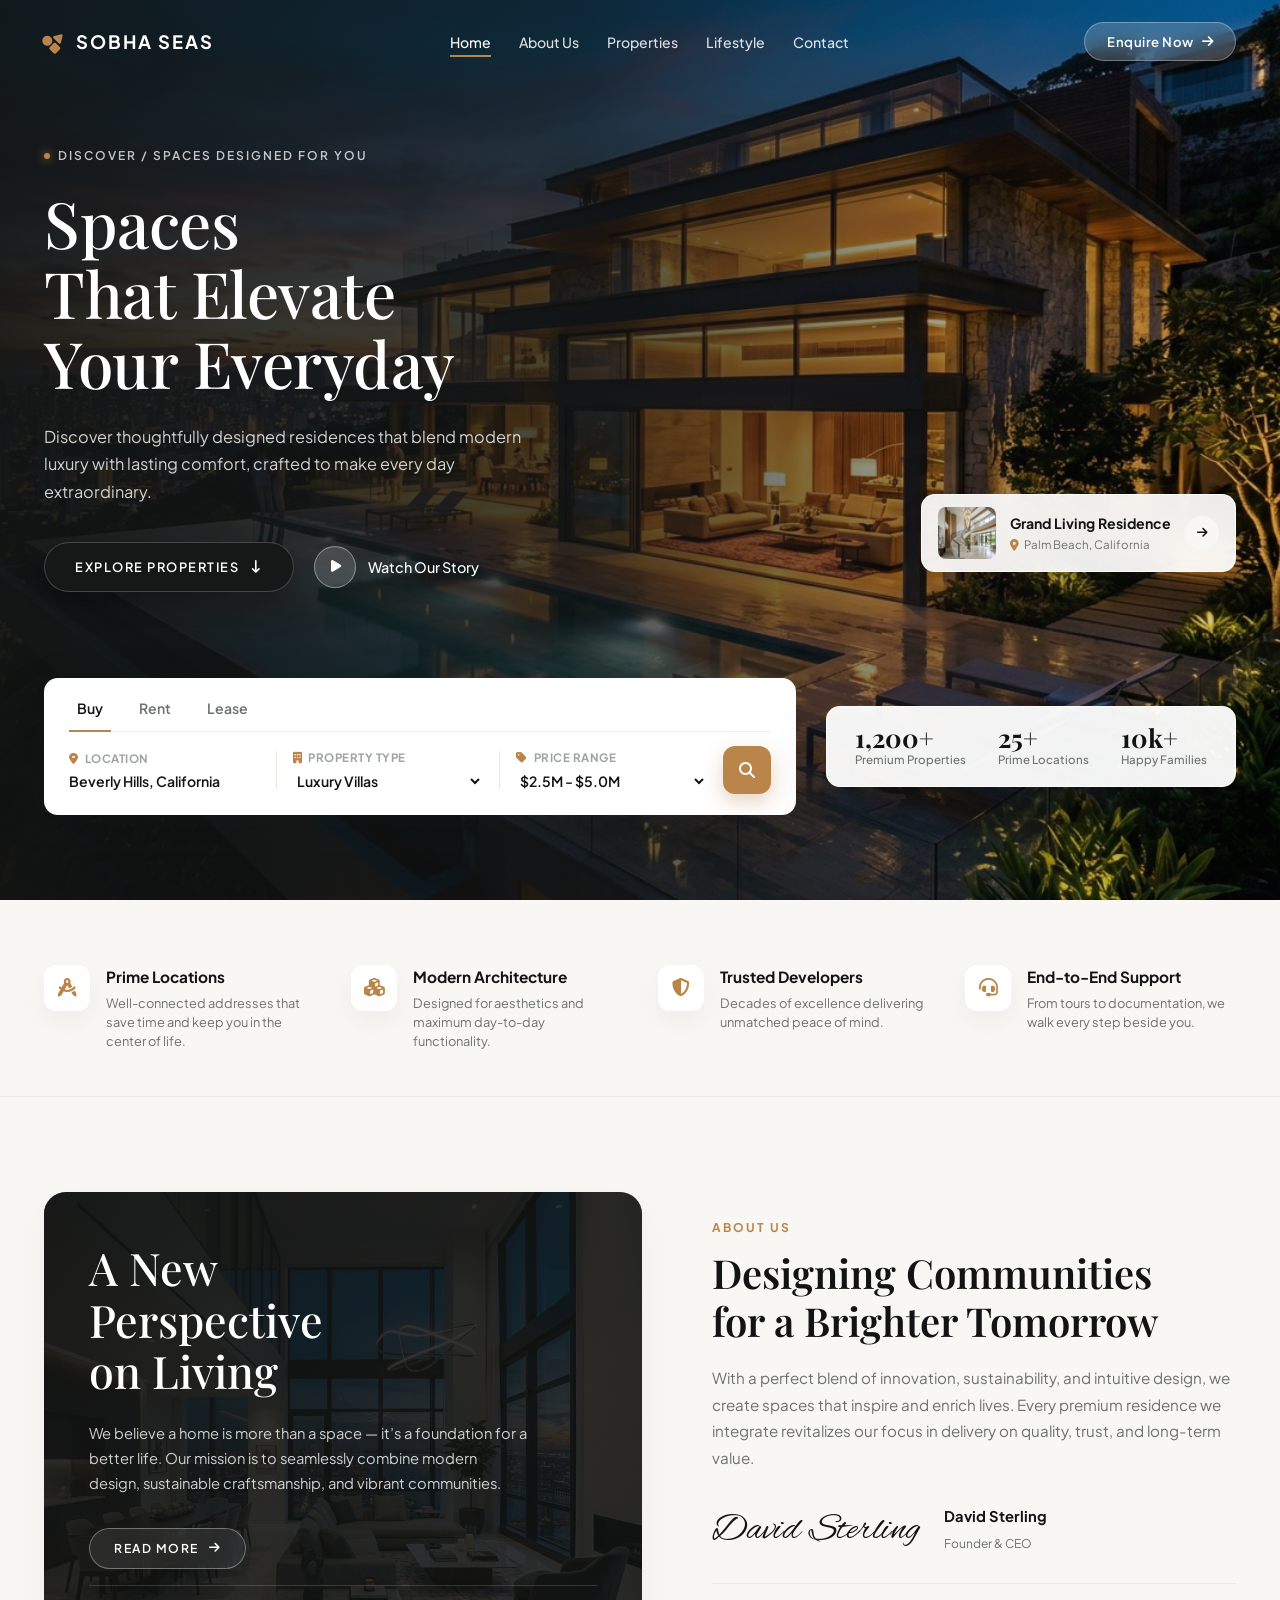
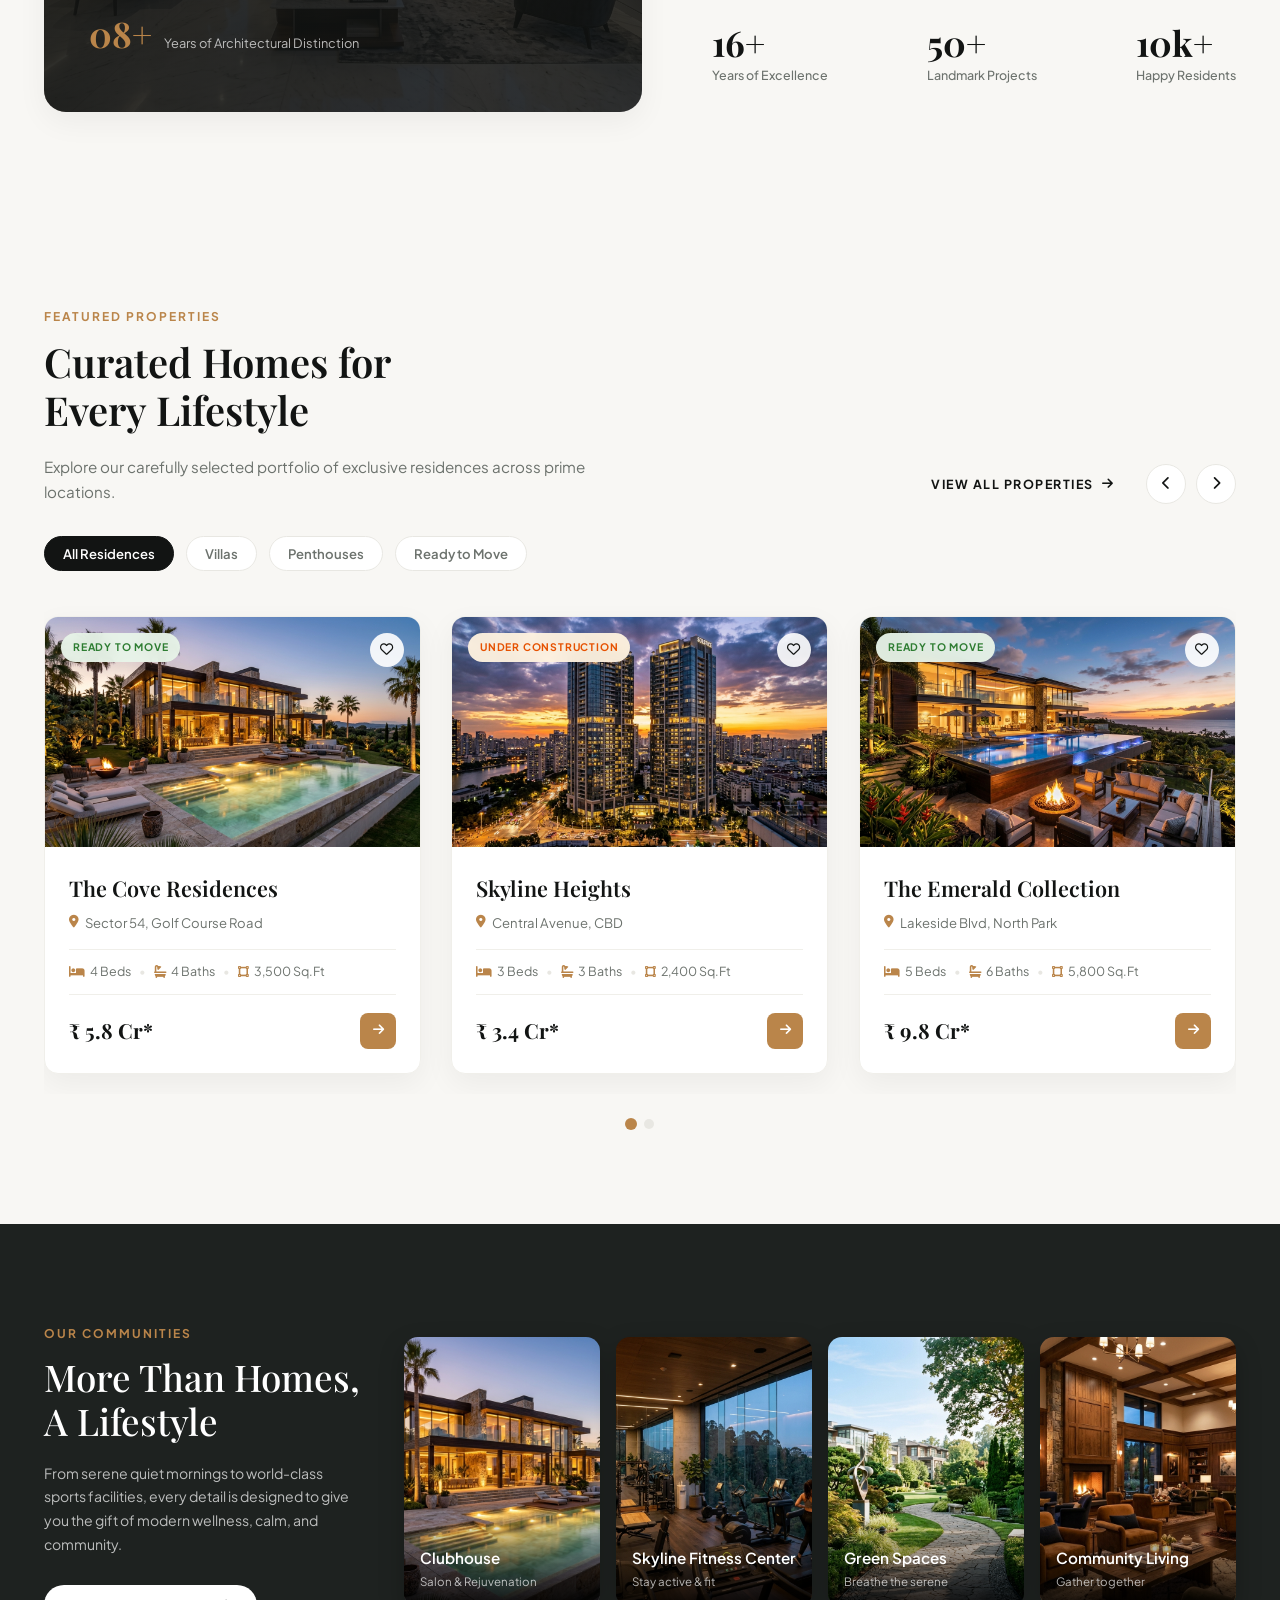
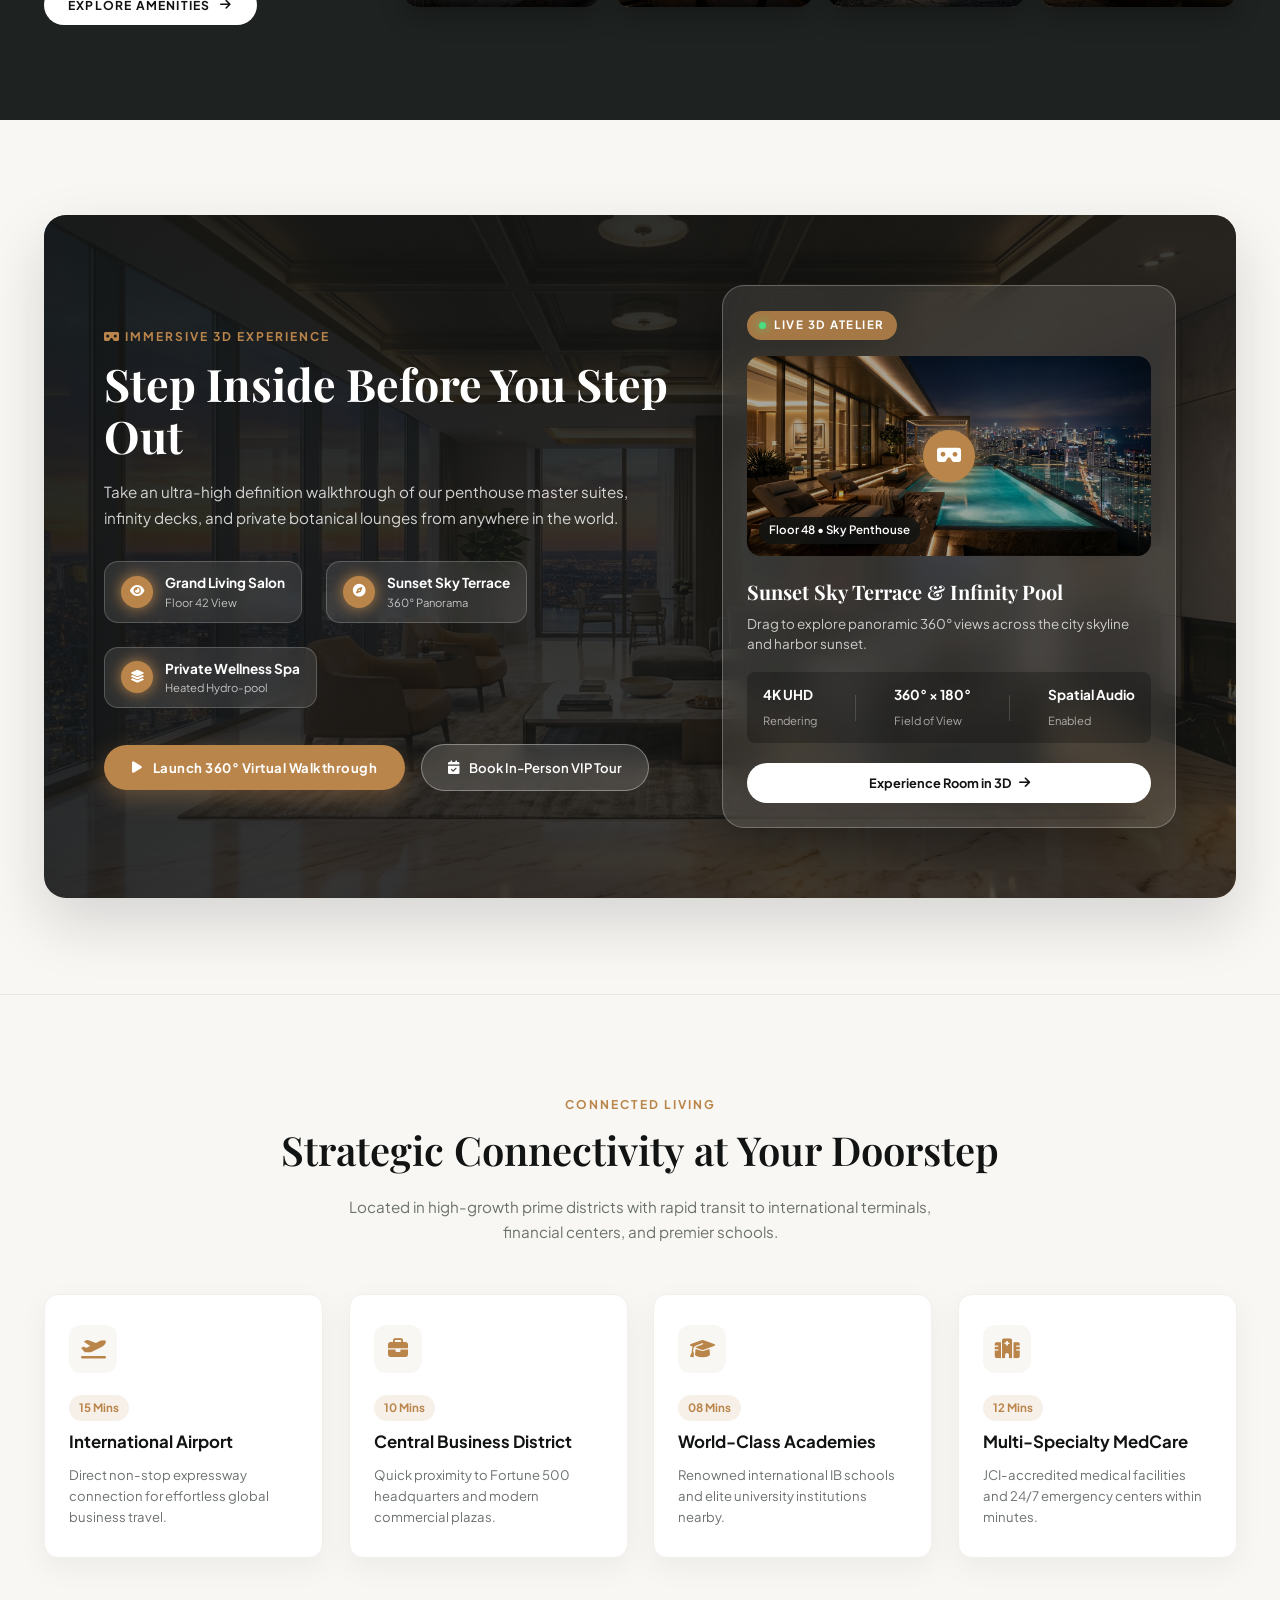
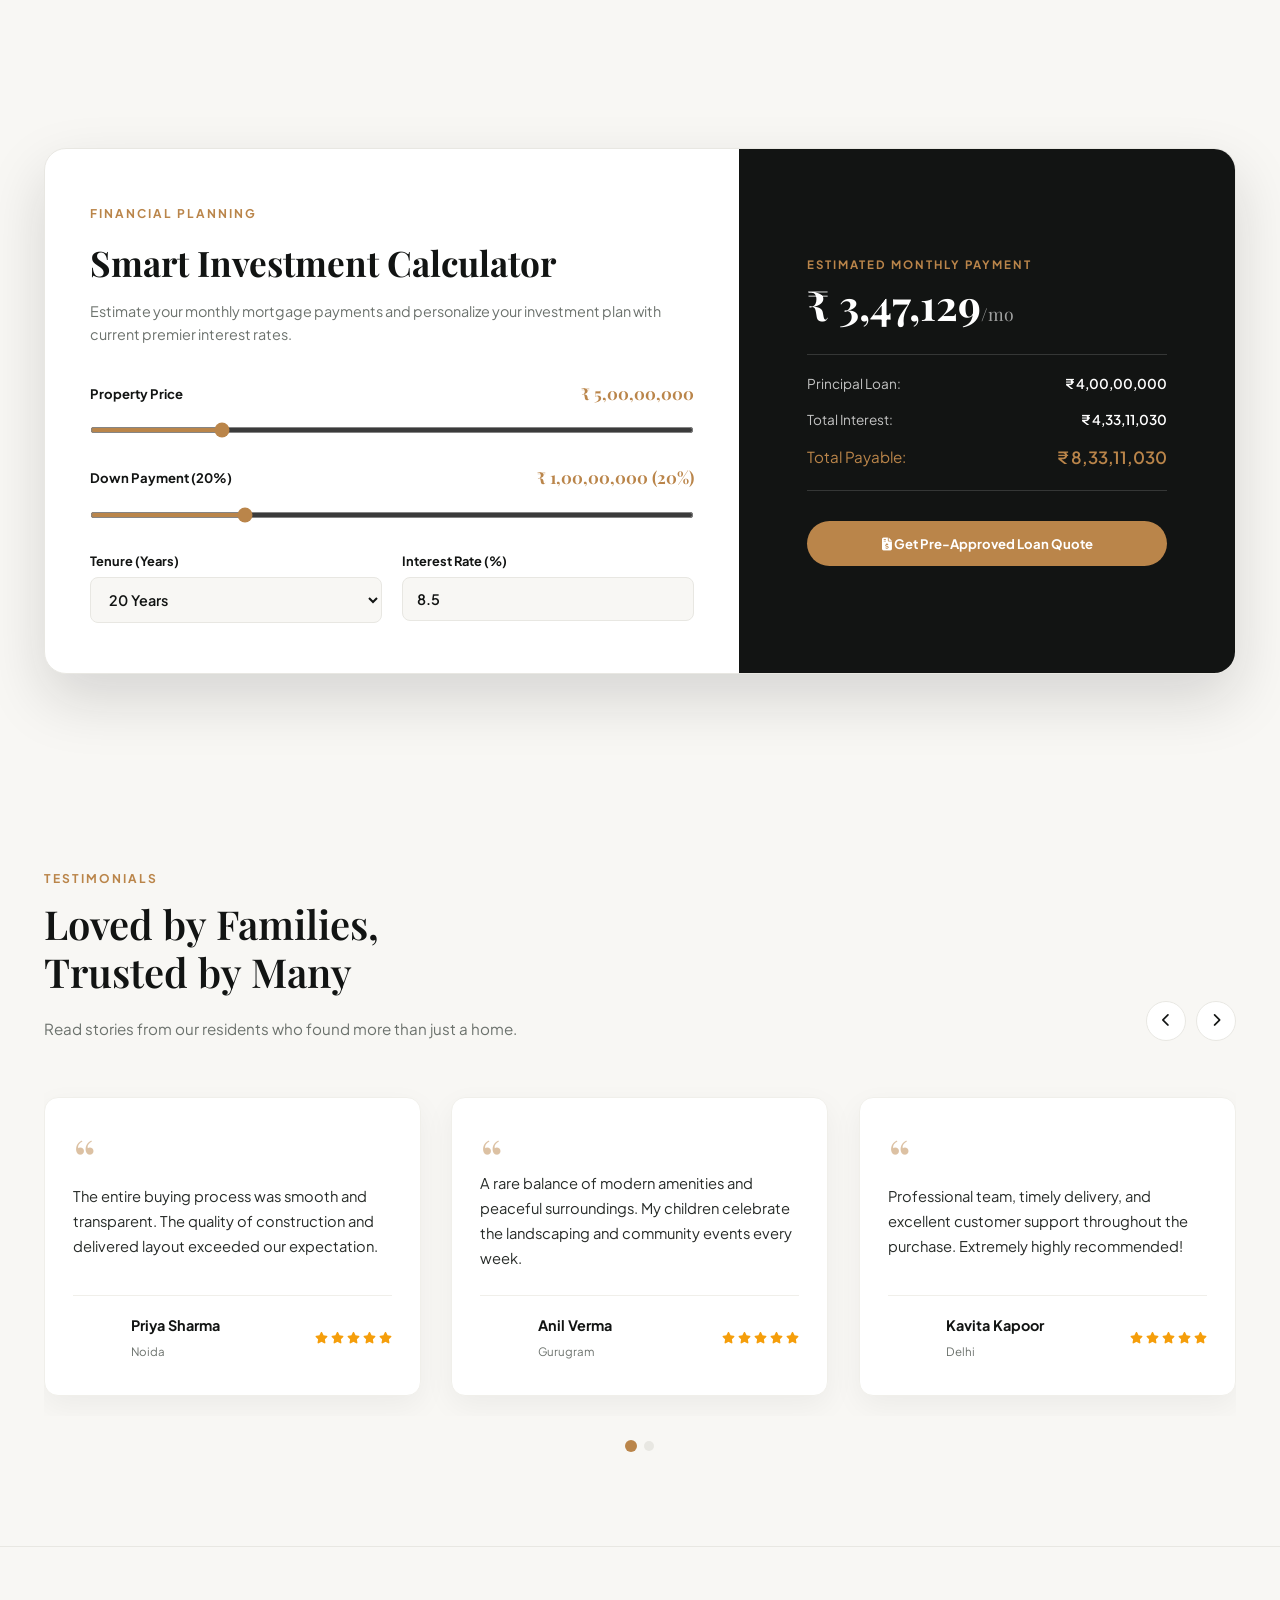
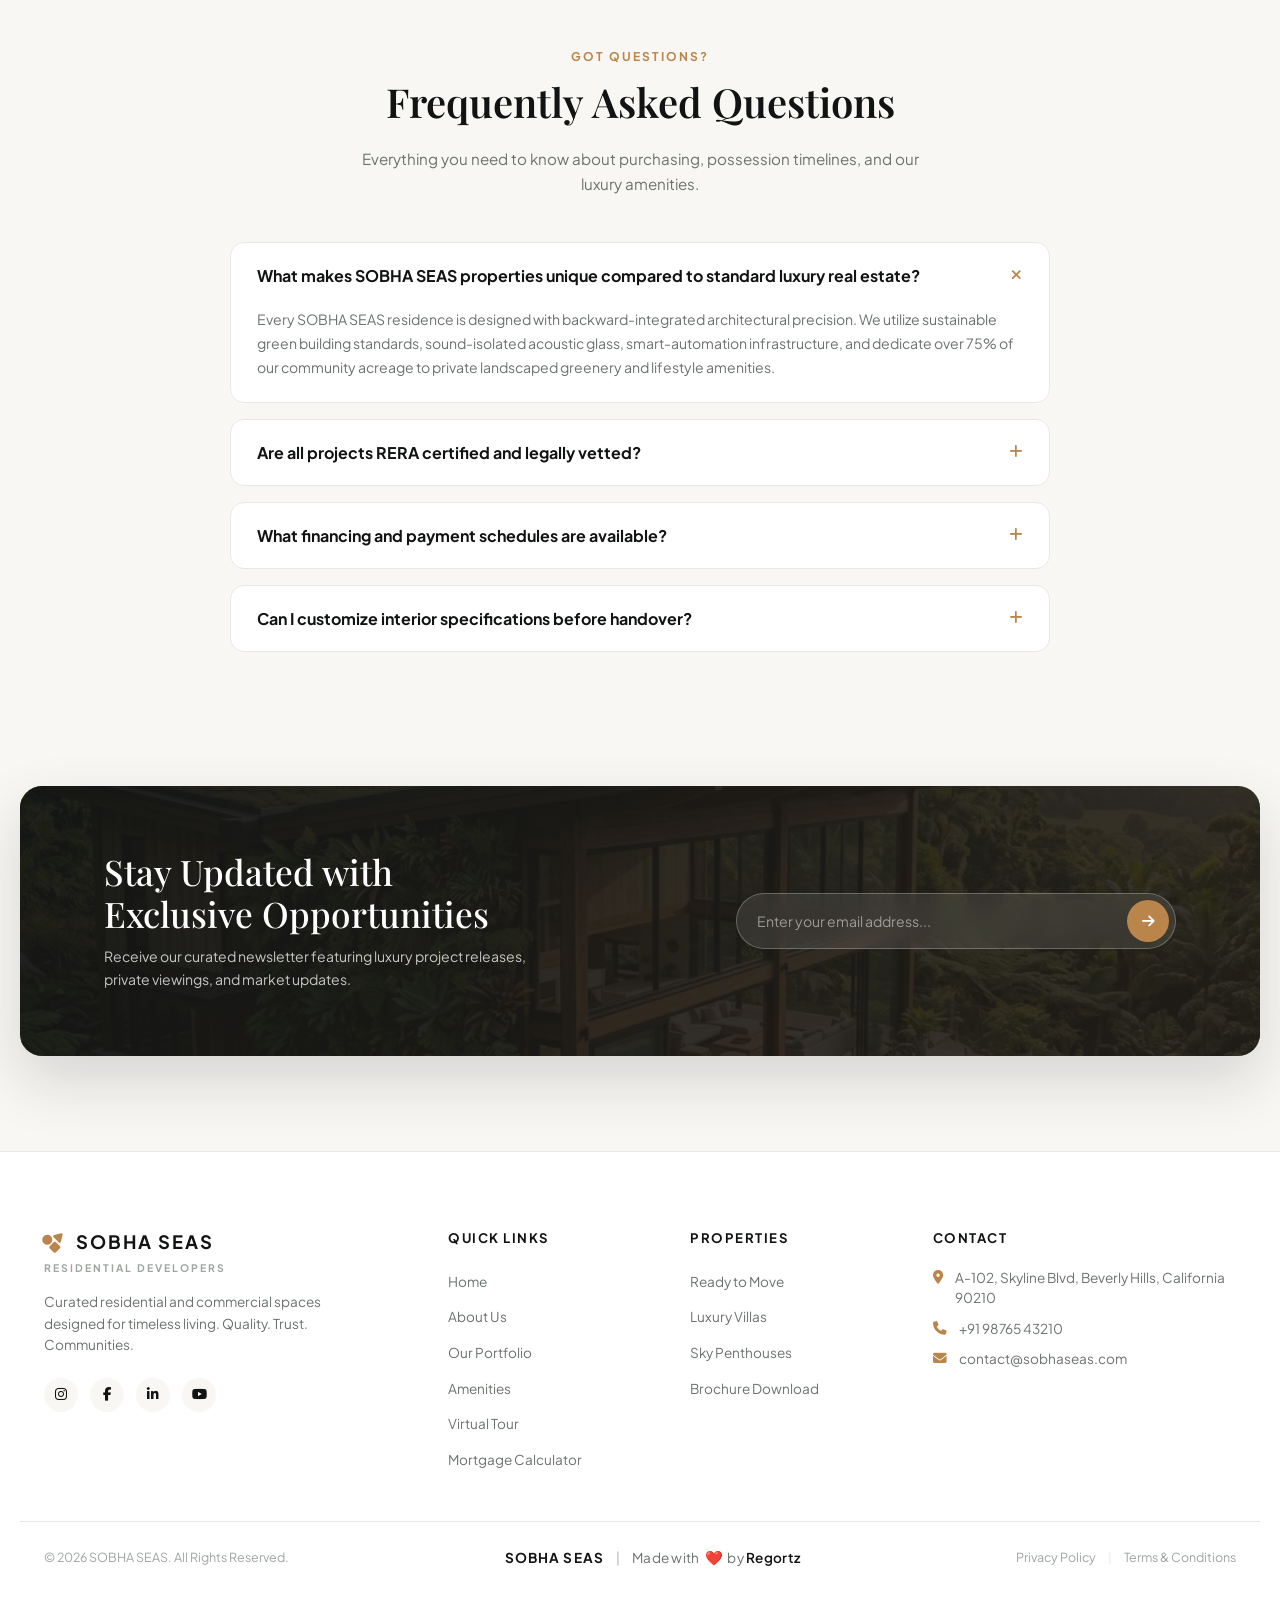
<file: index.html>
<!DOCTYPE html>
<html lang="en">
<head>
    <meta charset="UTF-8">
    <meta name="viewport" content="width=device-width, initial-scale=1.0, maximum-scale=5.0">
    <title>SOBHA SEAS | Spaces That Elevate Your Everyday</title>
    <meta name="description" content="Discover thoughtfully planned residential developments designed for timeless living. Curated communities, modern architectural elegance, and luxury residences.">
    <!-- Fonts -->
    <link rel="preconnect" href="https://fonts.googleapis.com">
    <link rel="preconnect" href="https://fonts.gstatic.com" crossorigin>
    <link href="https://fonts.googleapis.com/css2?family=Plus+Jakarta+Sans:wght@300;400;500;600;700;800&family=Playfair+Display:ital,wght@0,400;0,500;0,600;0,700;1,400&family=Alex+Brush&display=swap" rel="stylesheet">
    <!-- FontAwesome -->
    <link rel="stylesheet" href="https://cdnjs.cloudflare.com/ajax/libs/font-awesome/6.5.1/css/all.min.css">
    <link rel="stylesheet" href="style.css">
</head>
<body>
    <!-- Toast Notification Banner -->
    <div id="toastNotification" class="toast-popup">
        <i class="fa-solid fa-circle-check toast-icon"></i>
        <div class="toast-content">
            <h5 id="toastTitle">Notification</h5>
            <p id="toastMessage">Action completed successfully.</p>
        </div>
    </div>

    <!-- Mobile Offcanvas Menu Drawer -->
    <div id="mobileDrawer" class="mobile-drawer">
        <div class="drawer-header">
            <div class="brand-logo dark">
                <span class="brand-symbol"><i class="fa-solid fa-shapes"></i></span>
                <span class="brand-text">SOBHA SEAS</span>
            </div>
            <button id="closeDrawerBtn" class="close-drawer-btn" aria-label="Close menu">&times;</button>
        </div>
        <div class="drawer-body">
            <ul class="drawer-links">
                <li><a href="index.html" class="drawer-nav-item active"><i class="fa-solid fa-house"></i> Home</a></li>
                <li><a href="about.html" class="drawer-nav-item"><i class="fa-solid fa-compass"></i> About Us</a></li>
                <li><a href="properties.html" class="drawer-nav-item"><i class="fa-solid fa-building"></i> Featured Homes</a></li>
                <li><a href="lifestyle.html" class="drawer-nav-item"><i class="fa-solid fa-tree"></i> Lifestyle & Amenities</a></li>
                <li><a href="contact.html" class="drawer-nav-item"><i class="fa-solid fa-phone"></i> Contact</a></li>
            </ul>
            <div class="drawer-footer">
                <button class="btn btn-drawer-cta open-inquiry-btn">Schedule Private Visit</button>
                <p class="drawer-contact-line"><i class="fa-solid fa-phone"></i> +91 98765 43210</p>
            </div>
        </div>
    </div>
    <div id="drawerOverlay" class="drawer-overlay"></div>

    <!-- Top Announcement Bar / Header Navigation -->
    <header id="main-nav" class="navbar">
        <div class="nav-container">
            <a href="index.html" class="brand-logo">
                <span class="brand-symbol"><i class="fa-solid fa-shapes"></i></span>
                <span class="brand-text">SOBHA SEAS</span>
            </a>
            <nav class="nav-menu">
                <ul class="nav-links">
                    <li><a href="index.html" class="active">Home</a></li>
                    <li><a href="about.html">About Us</a></li>
                    <li><a href="properties.html">Properties</a></li>
                    <li><a href="lifestyle.html">Lifestyle</a></li>
                    <li><a href="contact.html">Contact</a></li>
                </ul>
            </nav>
            <div class="nav-actions">
                <button class="btn btn-nav open-inquiry-btn">Enquire Now <i class="fa-solid fa-arrow-right"></i></button>
                <button class="mobile-menu-btn" id="mobile-toggle" aria-label="Toggle navigation">
                    <span></span>
                    <span></span>
                    <span></span>
                </button>
            </div>
        </div>
    </header>

    <main>
        <!-- 1. HERO SECTION -->
        <section id="hero" class="hero-section">
            <div class="hero-bg" style="background-image: url('assets/hero_villa.jpg');"></div>
            <div class="hero-gradient-overlay"></div>
            
            <div class="hero-container">
                <div class="hero-left-content" data-reveal="fade-up">
                    <div class="hero-tagline">
                        <span class="tag-dot"></span>
                        <span>DISCOVER / SPACES DESIGNED FOR YOU</span>
                    </div>
                    <h1 class="hero-headline">
                        Spaces<br>
                        That Elevate<br>
                        Your Everyday
                    </h1>
                    <p class="hero-subtext">
                        Discover thoughtfully designed residences that blend modern luxury with lasting comfort, crafted to make every day extraordinary.
                    </p>
                    <div class="hero-buttons">
                        <a href="#properties" class="btn btn-dark-pill">
                            <span>EXPLORE PROPERTIES</span>
                            <i class="fa-solid fa-arrow-down-long"></i>
                        </a>
                        <button class="btn-watch-tour" id="watchTourBtn">
                            <span class="play-icon-circle"><i class="fa-solid fa-play"></i></span>
                            <span>Watch Our Story</span>
                        </button>
                    </div>
                </div>

                <!-- Floating Hero Card Right -->
                <div class="hero-floating-card" data-reveal="fade-left">
                    <div class="card-thumb" style="background-image: url('assets/gallery1.png');"></div>
                    <div class="card-info">
                        <h4>Grand Living Residence</h4>
                        <p><i class="fa-solid fa-location-dot"></i> Palm Beach, California</p>
                    </div>
                    <button class="card-arrow quick-view-btn" data-prop="The Cove Residences" aria-label="View property details">
                        <i class="fa-solid fa-arrow-right"></i>
                    </button>
                </div>
            </div>

            <!-- SEARCH FILTER BAR (Floating over Hero bottom) -->
            <div class="hero-search-wrapper" data-reveal="fade-up">
                <div class="search-box-card">
                    <div class="search-tabs">
                        <button class="search-tab active" data-type="buy">Buy</button>
                        <button class="search-tab" data-type="rent">Rent</button>
                        <button class="search-tab" data-type="lease">Lease</button>
                    </div>
                    <form id="searchPropertiesForm" class="search-form-row">
                        <div class="form-group-item">
                            <label><i class="fa-solid fa-location-dot"></i> Location</label>
                            <input type="text" id="searchLocationInput" placeholder="Search city, locality or project" value="Beverly Hills, California">
                        </div>
                        <div class="divider-v"></div>
                        <div class="form-group-item">
                            <label><i class="fa-solid fa-building"></i> Property Type</label>
                            <select id="searchTypeSelect">
                                <option value="all">Select Type</option>
                                <option value="villas" selected>Luxury Villas</option>
                                <option value="penthouse">Sky Penthouses</option>
                                <option value="mansions">Modern Mansions</option>
                            </select>
                        </div>
                        <div class="divider-v"></div>
                        <div class="form-group-item">
                            <label><i class="fa-solid fa-tag"></i> Price Range</label>
                            <select id="searchPriceSelect">
                                <option value="all">Select Scope</option>
                                <option value="3-5" selected>$2.5M - $5.0M</option>
                                <option value="6-10">$5.0M - $10.0M</option>
                                <option value="10+">$10.0M+</option>
                            </select>
                        </div>
                        <button type="submit" class="search-submit-btn" aria-label="Search properties">
                            <i class="fa-solid fa-magnifying-glass"></i>
                        </button>
                    </form>
                </div>

                <!-- Stats summary right pill -->
                <div class="hero-stats-row">
                    <div class="stat-pill-item">
                        <span class="pill-number" data-target="1200">1,200+</span>
                        <span class="pill-label">Premium Properties</span>
                    </div>
                    <div class="stat-pill-item">
                        <span class="pill-number" data-target="25">25+</span>
                        <span class="pill-label">Prime Locations</span>
                    </div>
                    <div class="stat-pill-item">
                        <span class="pill-number" data-target="10">10k+</span>
                        <span class="pill-label">Happy Families</span>
                    </div>
                </div>
            </div>
        </section>

        <!-- 2. VALUE PILLARS STRIP -->
        <section class="value-pillars-section">
            <div class="container pillars-grid">
                <div class="pillar-card" data-reveal="fade-up" data-delay="100">
                    <div class="pillar-icon"><i class="fa-solid fa-compass-drafting"></i></div>
                    <div class="pillar-text">
                        <h4>Prime Locations</h4>
                        <p>Well-connected addresses that save time and keep you in the center of life.</p>
                    </div>
                </div>
                <div class="pillar-card" data-reveal="fade-up" data-delay="200">
                    <div class="pillar-icon"><i class="fa-solid fa-cubes"></i></div>
                    <div class="pillar-text">
                        <h4>Modern Architecture</h4>
                        <p>Designed for aesthetics and maximum day-to-day functionality.</p>
                    </div>
                </div>
                <div class="pillar-card" data-reveal="fade-up" data-delay="300">
                    <div class="pillar-icon"><i class="fa-solid fa-shield-halved"></i></div>
                    <div class="pillar-text">
                        <h4>Trusted Developers</h4>
                        <p>Decades of excellence delivering unmatched peace of mind.</p>
                    </div>
                </div>
                <div class="pillar-card" data-reveal="fade-up" data-delay="400">
                    <div class="pillar-icon"><i class="fa-solid fa-headset"></i></div>
                    <div class="pillar-text">
                        <h4>End-to-End Support</h4>
                        <p>From tours to documentation, we walk every step beside you.</p>
                    </div>
                </div>
            </div>
        </section>

        <!-- 3. ABOUT & PERSPECTIVE SPLIT SECTION -->
        <section id="about" class="about-section">
            <div class="container about-dual-grid">
                <!-- Left Dark Visual Card -->
                <div class="perspective-card" data-reveal="fade-right">
                    <div class="perspective-img-bg" style="background-image: url('assets/hero2.png');"></div>
                    <div class="perspective-overlay"></div>
                    <div class="perspective-content">
                        <h2>A New<br>Perspective<br>on Living</h2>
                        <p>We believe a home is more than a space — it’s a foundation for a better life. Our mission is to seamlessly combine modern design, sustainable craftsmanship, and vibrant communities.</p>
                        <a href="#lifestyle" class="btn-read-more">
                            <span>READ MORE</span>
                            <i class="fa-solid fa-arrow-right"></i>
                        </a>
                    </div>
                    <div class="perspective-footer-stat">
                        <span class="f-num">08+</span>
                        <span class="f-txt">Years of Architectural Distinction</span>
                    </div>
                </div>

                <!-- Right Content & Founder's Statement -->
                <div class="communities-card" data-reveal="fade-left">
                    <span class="sub-label">ABOUT US</span>
                    <h2 class="section-heading">Designing Communities for a Brighter Tomorrow</h2>
                    <p class="about-desc">
                        With a perfect blend of innovation, sustainability, and intuitive design, we create spaces that inspire and enrich lives. Every premium residence we integrate revitalizes our focus in delivery on quality, trust, and long-term value.
                    </p>
                    
                    <div class="founder-block">
                        <div class="signature-line">
                            <span class="founder-sig">David Sterling</span>
                        </div>
                        <div class="founder-info">
                            <h5>David Sterling</h5>
                            <span>Founder & CEO</span>
                        </div>
                    </div>

                    <div class="stats-counter-strip">
                        <div class="stat-unit">
                            <span class="stat-big-number" data-target="16">16+</span>
                            <span class="stat-unit-label">Years of Excellence</span>
                        </div>
                        <div class="stat-unit">
                            <span class="stat-big-number" data-target="50">50+</span>
                            <span class="stat-unit-label">Landmark Projects</span>
                        </div>
                        <div class="stat-unit">
                            <span class="stat-big-number" data-target="10">10k+</span>
                            <span class="stat-unit-label">Happy Residents</span>
                        </div>
                    </div>
                </div>
            </div>
        </section>

        <!-- 4. CURATED HOMES FOR EVERY LIFESTYLE (SLIDER & FILTERABLE TABS) -->
        <section id="properties" class="properties-section">
            <div class="container">
                <div class="section-header-flex">
                    <div class="header-left" data-reveal="fade-up">
                        <span class="sub-label">FEATURED PROPERTIES</span>
                        <h2 class="section-heading">Curated Homes for<br>Every Lifestyle</h2>
                        <p class="section-sub-copy">Explore our carefully selected portfolio of exclusive residences across prime locations.</p>
                    </div>
                    <div class="header-right" data-reveal="fade-up">
                        <button class="view-all-link open-inquiry-btn">VIEW ALL PROPERTIES <i class="fa-solid fa-arrow-right"></i></button>
                        <div class="carousel-nav-arrows">
                            <button class="c-arrow prev" id="propPrev" aria-label="Previous properties"><i class="fa-solid fa-chevron-left"></i></button>
                            <button class="c-arrow next" id="propNext" aria-label="Next properties"><i class="fa-solid fa-chevron-right"></i></button>
                        </div>
                    </div>
                </div>

                <!-- Property Filter Tags -->
                <div class="property-filter-tags" data-reveal="fade-up">
                    <button class="prop-filter-btn active" data-filter="all">All Residences</button>
                    <button class="prop-filter-btn" data-filter="villas">Villas</button>
                    <button class="prop-filter-btn" data-filter="penthouse">Penthouses</button>
                    <button class="prop-filter-btn" data-filter="ready">Ready to Move</button>
                </div>

                <!-- Property Cards Slider Track Container -->
                <div class="property-carousel-viewport">
                    <div class="property-cards-slider" id="propertyCardsContainer">
                        <!-- Property 1 -->
                        <div class="property-card" data-category="villas ready" data-title="The Cove Residences" data-price="₹ 5.8 Cr*" data-location="Sector 54, Golf Course Road" data-beds="4 Beds" data-baths="4 Baths" data-area="3,500 Sq.Ft" data-img="assets/the_residences.jpg" data-reveal="fade-up" data-delay="100">
                            <div class="card-media">
                                <div class="card-img" style="background-image: url('assets/the_residences.jpg');"></div>
                                <span class="status-pill green">READY TO MOVE</span>
                                <button class="fav-btn" aria-label="Save property"><i class="fa-regular fa-heart"></i></button>
                            </div>
                            <div class="card-body">
                                <h3 class="prop-title">The Cove Residences</h3>
                                <p class="prop-address"><i class="fa-solid fa-location-dot"></i> Sector 54, Golf Course Road</p>
                                <div class="prop-specs">
                                    <span><i class="fa-solid fa-bed"></i> 4 Beds</span>
                                    <span class="spec-dot">•</span>
                                    <span><i class="fa-solid fa-bath"></i> 4 Baths</span>
                                    <span class="spec-dot">•</span>
                                    <span><i class="fa-solid fa-vector-square"></i> 3,500 Sq.Ft</span>
                                </div>
                                <div class="prop-footer">
                                    <div class="price-box">
                                        <span class="price-val">₹ 5.8 Cr*</span>
                                    </div>
                                    <button class="card-action-sq quick-prop-btn" aria-label="View property details"><i class="fa-solid fa-arrow-right"></i></button>
                                </div>
                            </div>
                        </div>

                        <!-- Property 2 -->
                        <div class="property-card" data-category="penthouse" data-title="Skyline Heights" data-price="₹ 3.4 Cr*" data-location="Central Avenue, CBD" data-beds="3 Beds" data-baths="3 Baths" data-area="2,400 Sq.Ft" data-img="assets/skyline_towers.jpg" data-reveal="fade-up" data-delay="200">
                            <div class="card-media">
                                <div class="card-img" style="background-image: url('assets/skyline_towers.jpg');"></div>
                                <span class="status-pill orange">UNDER CONSTRUCTION</span>
                                <button class="fav-btn" aria-label="Save property"><i class="fa-regular fa-heart"></i></button>
                            </div>
                            <div class="card-body">
                                <h3 class="prop-title">Skyline Heights</h3>
                                <p class="prop-address"><i class="fa-solid fa-location-dot"></i> Central Avenue, CBD</p>
                                <div class="prop-specs">
                                    <span><i class="fa-solid fa-bed"></i> 3 Beds</span>
                                    <span class="spec-dot">•</span>
                                    <span><i class="fa-solid fa-bath"></i> 3 Baths</span>
                                    <span class="spec-dot">•</span>
                                    <span><i class="fa-solid fa-vector-square"></i> 2,400 Sq.Ft</span>
                                </div>
                                <div class="prop-footer">
                                    <div class="price-box">
                                        <span class="price-val">₹ 3.4 Cr*</span>
                                    </div>
                                    <button class="card-action-sq quick-prop-btn" aria-label="View property details"><i class="fa-solid fa-arrow-right"></i></button>
                                </div>
                            </div>
                        </div>

                        <!-- Property 3 -->
                        <div class="property-card" data-category="villas ready" data-title="The Emerald Collection" data-price="₹ 9.8 Cr*" data-location="Lakeside Blvd, North Park" data-beds="5 Beds" data-baths="6 Baths" data-area="5,800 Sq.Ft" data-img="assets/the_emerald.jpg" data-reveal="fade-up" data-delay="300">
                            <div class="card-media">
                                <div class="card-img" style="background-image: url('assets/the_emerald.jpg');"></div>
                                <span class="status-pill green">READY TO MOVE</span>
                                <button class="fav-btn" aria-label="Save property"><i class="fa-regular fa-heart"></i></button>
                            </div>
                            <div class="card-body">
                                <h3 class="prop-title">The Emerald Collection</h3>
                                <p class="prop-address"><i class="fa-solid fa-location-dot"></i> Lakeside Blvd, North Park</p>
                                <div class="prop-specs">
                                    <span><i class="fa-solid fa-bed"></i> 5 Beds</span>
                                    <span class="spec-dot">•</span>
                                    <span><i class="fa-solid fa-bath"></i> 6 Baths</span>
                                    <span class="spec-dot">•</span>
                                    <span><i class="fa-solid fa-vector-square"></i> 5,800 Sq.Ft</span>
                                </div>
                                <div class="prop-footer">
                                    <div class="price-box">
                                        <span class="price-val">₹ 9.8 Cr*</span>
                                    </div>
                                    <button class="card-action-sq quick-prop-btn" aria-label="View property details"><i class="fa-solid fa-arrow-right"></i></button>
                                </div>
                            </div>
                        </div>

                        <!-- Property 4 (Slide Item) -->
                        <div class="property-card" data-category="penthouse ready" data-title="Aura Sky Penthouses" data-price="₹ 14.5 Cr*" data-location="Billionaires Row, Marina" data-beds="5 Beds" data-baths="5 Baths" data-area="6,200 Sq.Ft" data-img="assets/sky_villa.jpg" data-reveal="fade-up" data-delay="400">
                            <div class="card-media">
                                <div class="card-img" style="background-image: url('assets/sky_villa.jpg');"></div>
                                <span class="status-pill green">READY TO MOVE</span>
                                <button class="fav-btn" aria-label="Save property"><i class="fa-regular fa-heart"></i></button>
                            </div>
                            <div class="card-body">
                                <h3 class="prop-title">Aura Sky Penthouses</h3>
                                <p class="prop-address"><i class="fa-solid fa-location-dot"></i> Billionaires Row, Marina</p>
                                <div class="prop-specs">
                                    <span><i class="fa-solid fa-bed"></i> 5 Beds</span>
                                    <span class="spec-dot">•</span>
                                    <span><i class="fa-solid fa-bath"></i> 5 Baths</span>
                                    <span class="spec-dot">•</span>
                                    <span><i class="fa-solid fa-vector-square"></i> 6,200 Sq.Ft</span>
                                </div>
                                <div class="prop-footer">
                                    <div class="price-box">
                                        <span class="price-val">₹ 14.5 Cr*</span>
                                    </div>
                                    <button class="card-action-sq quick-prop-btn" aria-label="View property details"><i class="fa-solid fa-arrow-right"></i></button>
                                </div>
                            </div>
                        </div>
                    </div>
                </div>

                <!-- Pagination Dots for Properties -->
                <div class="property-slider-dots" id="propDots">
                    <span class="p-dot active" data-index="0"></span>
                    <span class="p-dot" data-index="1"></span>
                </div>
            </div>
        </section>

        <!-- 5. LIFESTYLE BANNER & GALLERY STRIP -->
        <section id="lifestyle" class="lifestyle-section">
            <div class="container lifestyle-wrapper">
                <!-- Left Dark Callout -->
                <div class="lifestyle-intro" data-reveal="fade-right">
                    <span class="sub-label light">OUR COMMUNITIES</span>
                    <h2>More Than Homes,<br>A Lifestyle</h2>
                    <p>From serene quiet mornings to world-class sports facilities, every detail is designed to give you the gift of modern wellness, calm, and community.</p>
                    <button class="btn-lifestyle-pill open-inquiry-btn">
                        <span>EXPLORE AMENITIES</span>
                        <i class="fa-solid fa-arrow-right"></i>
                    </button>
                </div>

                <!-- Right 4 Column Amenity Cards -->
                <div class="amenities-tiles-grid" data-reveal="fade-left">
                    <div class="amenity-tile" onclick="openAmenityDetail('Clubhouse & Wellness Spa', 'Features personalized salon services, private sauna, heated steam suites, and rejuvenating meditation pods.', 'assets/the_residences.jpg');">
                        <div class="tile-img" style="background-image: url('assets/the_residences.jpg');"></div>
                        <div class="tile-caption">
                            <h4>Clubhouse</h4>
                            <p>Salon & Rejuvenation</p>
                        </div>
                    </div>
                    <div class="amenity-tile" onclick="openAmenityDetail('Skyline Fitness Center', 'Outfitted with top-tier Technogym biometric machines, dedicated yoga atrium, and panoramic city views.', 'assets/fitness_center.jpg');">
                        <div class="tile-img" style="background-image: url('assets/fitness_center.jpg');"></div>
                        <div class="tile-caption">
                            <h4>Skyline Fitness Center</h4>
                            <p>Stay active & fit</p>
                        </div>
                    </div>
                    <div class="amenity-tile" onclick="openAmenityDetail('Botanical Parks & Green Trails', 'Winding cobblestone walking trails amidst sculptured gardens, zen fountains, and morning bird sanctuaries.', 'assets/green_spaces.jpg');">
                        <div class="tile-img" style="background-image: url('assets/green_spaces.jpg');"></div>
                        <div class="tile-caption">
                            <h4>Green Spaces</h4>
                            <p>Breathe the serene</p>
                        </div>
                    </div>
                    <div class="amenity-tile" onclick="openAmenityDetail('Community Clubhouse & Banquet', 'Curated spaces for festive soirees, private film screenings, resident social hours, and intimate gatherings.', 'assets/community_living.jpg');">
                        <div class="tile-img" style="background-image: url('assets/community_living.jpg');"></div>
                        <div class="tile-caption">
                            <h4>Community Living</h4>
                            <p>Gather together</p>
                        </div>
                    </div>
                </div>
            </div>
        </section>

        <!-- 6. 360° INTERACTIVE VIRTUAL TOUR EXPERIENCE -->
        <section id="virtual-tour" class="virtual-tour-section">
            <div class="container">
                <div class="tour-banner-card" data-reveal="fade-up">
                    <div class="tour-img-bg" style="background-image: url('assets/virtual_tour.jpg');"></div>
                    <div class="tour-overlay"></div>
                    <div class="tour-layout-grid">
                        <div class="tour-content">
                            <span class="sub-label light"><i class="fa-solid fa-vr-cardboard"></i> IMMERSIVE 3D EXPERIENCE</span>
                            <h2>Step Inside Before You Step Out</h2>
                            <p>Take an ultra-high definition walkthrough of our penthouse master suites, infinity decks, and private botanical lounges from anywhere in the world.</p>
                            
                            <!-- Interactive Hotspot Badges -->
                            <div class="tour-hotspots-row">
                                <div class="tour-hotspot-item" onclick="switchTourView('Grand Living Salon', 'assets/virtual_tour.jpg');">
                                    <span class="hotspot-pulse"><i class="fa-solid fa-eye"></i></span>
                                    <div>
                                        <h5>Grand Living Salon</h5>
                                        <small>Floor 42 View</small>
                                    </div>
                                </div>
                                <div class="tour-hotspot-item" onclick="switchTourView('Sunset Sky Terrace', 'assets/sky_villa.jpg');">
                                    <span class="hotspot-pulse"><i class="fa-solid fa-compass"></i></span>
                                    <div>
                                        <h5>Sunset Sky Terrace</h5>
                                        <small>360° Panorama</small>
                                    </div>
                                </div>
                                <div class="tour-hotspot-item" onclick="switchTourView('Private Wellness Spa', 'assets/the_residences.jpg');">
                                    <span class="hotspot-pulse"><i class="fa-solid fa-layer-group"></i></span>
                                    <div>
                                        <h5>Private Wellness Spa</h5>
                                        <small>Heated Hydro-pool</small>
                                    </div>
                                </div>
                            </div>

                            <div class="tour-actions">
                                <button class="btn btn-tour-primary" id="startTourBtn">
                                    <i class="fa-solid fa-play"></i>
                                    <span>Launch 360° Virtual Walkthrough</span>
                                </button>
                                <button class="btn btn-tour-secondary open-inquiry-btn">
                                    <i class="fa-solid fa-calendar-check"></i>
                                    <span>Book In-Person VIP Tour</span>
                                </button>
                            </div>
                        </div>

                        <!-- Right Side Live 360 Room Card -->
                        <div class="tour-right-preview-card" data-reveal="fade-left">
                            <div class="preview-badge-live">
                                <span class="live-dot"></span> LIVE 3D ATELIER
                            </div>
                            <div class="preview-thumb-showcase" style="background-image: url('assets/sky_villa.jpg');" onclick="switchTourView('Sunset Sky Terrace', 'assets/sky_villa.jpg');">
                                <div class="play-pulse-circle">
                                    <i class="fa-solid fa-vr-cardboard"></i>
                                </div>
                                <span class="preview-loc-pill">Floor 48 • Sky Penthouse</span>
                            </div>
                            <div class="preview-card-details">
                                <h4>Sunset Sky Terrace & Infinity Pool</h4>
                                <p>Drag to explore panoramic 360° views across the city skyline and harbor sunset.</p>
                                <div class="preview-card-metrics">
                                    <div>
                                        <strong>4K UHD</strong>
                                        <small>Rendering</small>
                                    </div>
                                    <div class="p-divider"></div>
                                    <div>
                                        <strong>360° × 180°</strong>
                                        <small>Field of View</small>
                                    </div>
                                    <div class="p-divider"></div>
                                    <div>
                                        <strong>Spatial Audio</strong>
                                        <small>Enabled</small>
                                    </div>
                                </div>
                                <button class="btn-preview-launch" onclick="switchTourView('Sunset Sky Terrace', 'assets/sky_villa.jpg');">
                                    <span>Experience Room in 3D</span>
                                    <i class="fa-solid fa-arrow-right"></i>
                                </button>
                            </div>
                        </div>
                    </div>
                </div>
            </div>
        </section>

        <!-- 7. NEIGHBORHOOD & STRATEGIC CONNECTIVITY -->
        <section id="neighborhood" class="neighborhood-section">
            <div class="container">
                <div class="section-center-head text-center" data-reveal="fade-up">
                    <span class="sub-label">CONNECTED LIVING</span>
                    <h2 class="section-heading">Strategic Connectivity at Your Doorstep</h2>
                    <p class="section-sub-copy">Located in high-growth prime districts with rapid transit to international terminals, financial centers, and premier schools.</p>
                </div>

                <div class="neighborhood-grid">
                    <div class="neighborhood-card" data-reveal="fade-up" data-delay="100">
                        <div class="n-icon-box"><i class="fa-solid fa-plane-departure"></i></div>
                        <div class="n-meta">
                            <span class="n-time">15 Mins</span>
                            <h4>International Airport</h4>
                            <p>Direct non-stop expressway connection for effortless global business travel.</p>
                        </div>
                    </div>
                    <div class="neighborhood-card" data-reveal="fade-up" data-delay="200">
                        <div class="n-icon-box"><i class="fa-solid fa-briefcase"></i></div>
                        <div class="n-meta">
                            <span class="n-time">10 Mins</span>
                            <h4>Central Business District</h4>
                            <p>Quick proximity to Fortune 500 headquarters and modern commercial plazas.</p>
                        </div>
                    </div>
                    <div class="neighborhood-card" data-reveal="fade-up" data-delay="300">
                        <div class="n-icon-box"><i class="fa-solid fa-graduation-cap"></i></div>
                        <div class="n-meta">
                            <span class="n-time">08 Mins</span>
                            <h4>World-Class Academies</h4>
                            <p>Renowned international IB schools and elite university institutions nearby.</p>
                        </div>
                    </div>
                    <div class="neighborhood-card" data-reveal="fade-up" data-delay="400">
                        <div class="n-icon-box"><i class="fa-solid fa-hospital"></i></div>
                        <div class="n-meta">
                            <span class="n-time">12 Mins</span>
                            <h4>Multi-Specialty MedCare</h4>
                            <p>JCI-accredited medical facilities and 24/7 emergency centers within minutes.</p>
                        </div>
                    </div>
                </div>
            </div>
        </section>

        <!-- 8. SMART MORTGAGE CALCULATOR -->
        <section id="mortgage" class="mortgage-section">
            <div class="container">
                <div class="mortgage-card-container" data-reveal="fade-up">
                    <div class="mortgage-form-side">
                        <span class="sub-label">FINANCIAL PLANNING</span>
                        <h2 class="calc-heading">Smart Investment Calculator</h2>
                        <p class="calc-intro">Estimate your monthly mortgage payments and personalize your investment plan with current premier interest rates.</p>

                        <div class="calc-inputs-wrapper">
                            <!-- Slider 1: Property Value -->
                            <div class="calc-slider-group">
                                <div class="slider-labels">
                                    <label for="homePrice">Property Price</label>
                                    <span class="slider-display" id="homePriceVal">₹ 5,00,00,000</span>
                                </div>
                                <input type="range" id="homePrice" min="10000000" max="200000000" step="5000000" value="50000000" class="calc-range">
                            </div>

                            <!-- Slider 2: Down Payment -->
                            <div class="calc-slider-group">
                                <div class="slider-labels">
                                    <label for="downPayment">Down Payment (20%)</label>
                                    <span class="slider-display" id="downPaymentVal">₹ 1,00,00,000 (20%)</span>
                                </div>
                                <input type="range" id="downPayment" min="10" max="50" step="5" value="20" class="calc-range">
                            </div>

                            <!-- Two Columns: Loan Term & Interest Rate -->
                            <div class="calc-dual-row">
                                <div class="calc-select-col">
                                    <label for="loanTenure">Tenure (Years)</label>
                                    <select id="loanTenure" class="calc-select">
                                        <option value="10">10 Years</option>
                                        <option value="15">15 Years</option>
                                        <option value="20" selected>20 Years</option>
                                        <option value="25">25 Years</option>
                                    </select>
                                </div>
                                <div class="calc-select-col">
                                    <label for="interestRate">Interest Rate (%)</label>
                                    <input type="number" id="interestRate" step="0.1" value="8.5" class="calc-num-input">
                                </div>
                            </div>
                        </div>
                    </div>

                    <!-- Right Result Summary Box -->
                    <div class="mortgage-result-side">
                        <div class="result-box-inner">
                            <span class="emi-sub">ESTIMATED MONTHLY PAYMENT</span>
                            <div class="emi-amount" id="emiDisplay">₹ 3,47,119<small>/mo</small></div>

                            <div class="breakdown-list">
                                <div class="breakdown-row">
                                    <span>Principal Loan:</span>
                                    <strong id="principalVal">₹ 4,00,00,000</strong>
                                </div>
                                <div class="breakdown-row">
                                    <span>Total Interest:</span>
                                    <strong id="interestTotalVal">₹ 4,33,08,560</strong>
                                </div>
                                <div class="breakdown-row total-highlight">
                                    <span>Total Payable:</span>
                                    <strong id="totalPayableVal">₹ 8,33,08,560</strong>
                                </div>
                            </div>

                            <button class="btn btn-calc-consult open-inquiry-btn">
                                <i class="fa-solid fa-file-invoice-dollar"></i> Get Pre-Approved Loan Quote
                            </button>
                        </div>
                    </div>
                </div>
            </div>
        </section>

        <!-- 9. TESTIMONIALS SLIDER SECTION -->
        <section id="testimonials" class="testimonials-section">
            <div class="container">
                <div class="testimonials-top-row">
                    <div class="t-header" data-reveal="fade-up">
                        <span class="sub-label">TESTIMONIALS</span>
                        <h2 class="section-heading">Loved by Families,<br>Trusted by Many</h2>
                        <p class="section-sub-copy">Read stories from our residents who found more than just a home.</p>
                    </div>
                    <div class="t-nav-btns" data-reveal="fade-up">
                        <button class="c-arrow prev" id="tPrev" aria-label="Previous review"><i class="fa-solid fa-chevron-left"></i></button>
                        <button class="c-arrow next" id="tNext" aria-label="Next review"><i class="fa-solid fa-chevron-right"></i></button>
                    </div>
                </div>

                <div class="testimonials-slider-viewport">
                    <div class="testimonials-slider-track" id="testimonialCardsTrack">
                        <!-- Review 1 -->
                        <div class="testi-card active" data-reveal="fade-up" data-delay="100">
                            <div class="quote-sign">“</div>
                            <p class="review-text">The entire buying process was smooth and transparent. The quality of construction and delivered layout exceeded our expectation.</p>
                            <div class="reviewer-meta">
                                <div class="rev-avatar" style="background-image: url('https://images.unsplash.com/photo-1573496359142-b8d87734a5a2?auto=format&fit=crop&w=150&q=80');"></div>
                                <div class="rev-details">
                                    <h5>Priya Sharma</h5>
                                    <span>Noida</span>
                                </div>
                                <div class="stars">
                                    <i class="fa-solid fa-star"></i>
                                    <i class="fa-solid fa-star"></i>
                                    <i class="fa-solid fa-star"></i>
                                    <i class="fa-solid fa-star"></i>
                                    <i class="fa-solid fa-star"></i>
                                </div>
                            </div>
                        </div>

                        <!-- Review 2 -->
                        <div class="testi-card" data-reveal="fade-up" data-delay="200">
                            <div class="quote-sign">“</div>
                            <p class="review-text">A rare balance of modern amenities and peaceful surroundings. My children celebrate the landscaping and community events every week.</p>
                            <div class="reviewer-meta">
                                <div class="rev-avatar" style="background-image: url('https://images.unsplash.com/photo-1507003211169-0a1dd7228f2d?auto=format&fit=crop&w=150&q=80');"></div>
                                <div class="rev-details">
                                    <h5>Anil Verma</h5>
                                    <span>Gurugram</span>
                                </div>
                                <div class="stars">
                                    <i class="fa-solid fa-star"></i>
                                    <i class="fa-solid fa-star"></i>
                                    <i class="fa-solid fa-star"></i>
                                    <i class="fa-solid fa-star"></i>
                                    <i class="fa-solid fa-star"></i>
                                </div>
                            </div>
                        </div>

                        <!-- Review 3 -->
                        <div class="testi-card" data-reveal="fade-up" data-delay="300">
                            <div class="quote-sign">“</div>
                            <p class="review-text">Professional team, timely delivery, and excellent customer support throughout the purchase. Extremely highly recommended!</p>
                            <div class="reviewer-meta">
                                <div class="rev-avatar" style="background-image: url('https://images.unsplash.com/photo-1580489944761-15a19d654956?auto=format&fit=crop&w=150&q=80');"></div>
                                <div class="rev-details">
                                    <h5>Kavita Kapoor</h5>
                                    <span>Delhi</span>
                                </div>
                                <div class="stars">
                                    <i class="fa-solid fa-star"></i>
                                    <i class="fa-solid fa-star"></i>
                                    <i class="fa-solid fa-star"></i>
                                    <i class="fa-solid fa-star"></i>
                                    <i class="fa-solid fa-star"></i>
                                </div>
                            </div>
                        </div>

                        <!-- Review 4 -->
                        <div class="testi-card" data-reveal="fade-up" data-delay="400">
                            <div class="quote-sign">“</div>
                            <p class="review-text">Sobha Seas has set the benchmark for luxury development in the city. The clubhouse and sports academies are truly world class.</p>
                            <div class="reviewer-meta">
                                <div class="rev-avatar" style="background-image: url('https://images.unsplash.com/photo-1534528741775-53994a69daeb?auto=format&fit=crop&w=150&q=80');"></div>
                                <div class="rev-details">
                                    <h5>Rahul Mehta</h5>
                                    <span>Mumbai</span>
                                </div>
                                <div class="stars">
                                    <i class="fa-solid fa-star"></i>
                                    <i class="fa-solid fa-star"></i>
                                    <i class="fa-solid fa-star"></i>
                                    <i class="fa-solid fa-star"></i>
                                    <i class="fa-solid fa-star"></i>
                                </div>
                            </div>
                        </div>
                    </div>
                </div>

                <div class="testimonial-slider-dots" id="testiDots">
                    <span class="t-dot active" data-index="0"></span>
                    <span class="t-dot" data-index="1"></span>
                </div>
            </div>
        </section>

        <!-- 10. FAQ ACCORDION -->
        <section id="faq" class="faq-section">
            <div class="container">
                <div class="section-center-head text-center" data-reveal="fade-up">
                    <span class="sub-label">GOT QUESTIONS?</span>
                    <h2 class="section-heading">Frequently Asked Questions</h2>
                    <p class="section-sub-copy">Everything you need to know about purchasing, possession timelines, and our luxury amenities.</p>
                </div>

                <div class="faq-accordion-wrapper" data-reveal="fade-up">
                    <div class="faq-item active">
                        <button class="faq-question">
                            <span>What makes SOBHA SEAS properties unique compared to standard luxury real estate?</span>
                            <i class="fa-solid fa-plus faq-toggle-icon"></i>
                        </button>
                        <div class="faq-answer">
                            <p>Every SOBHA SEAS residence is designed with backward-integrated architectural precision. We utilize sustainable green building standards, sound-isolated acoustic glass, smart-automation infrastructure, and dedicate over 75% of our community acreage to private landscaped greenery and lifestyle amenities.</p>
                        </div>
                    </div>

                    <div class="faq-item">
                        <button class="faq-question">
                            <span>Are all projects RERA certified and legally vetted?</span>
                            <i class="fa-solid fa-plus faq-toggle-icon"></i>
                        </button>
                        <div class="faq-answer">
                            <p>Yes, 100% of our residential developments hold active RERA certifications with transparent title deeds and clear financial disclosures. We provide complete documentation packets prior to any booking agreements.</p>
                        </div>
                    </div>

                    <div class="faq-item">
                        <button class="faq-question">
                            <span>What financing and payment schedules are available?</span>
                            <i class="fa-solid fa-plus faq-toggle-icon"></i>
                        </button>
                        <div class="faq-answer">
                            <p>We partner with major leading private banks to offer tailored construction-linked payment plans (CLP), flexible down-payment schedules, and preferential interest rates with customized pre-approval processing.</p>
                        </div>
                    </div>

                    <div class="faq-item">
                        <button class="faq-question">
                            <span>Can I customize interior specifications before handover?</span>
                            <i class="fa-solid fa-plus faq-toggle-icon"></i>
                        </button>
                        <div class="faq-answer">
                            <p>For bespoke penthouses and luxury villas, our in-house atelier team provides personalized consultations allowing clients to select imported Italian marble finishes, bespoke cabinetry, wine cellars, and lighting mood schemes.</p>
                        </div>
                    </div>
                </div>
            </div>
        </section>

        <!-- 11. NEWSLETTER BANNER -->
        <section id="contact" class="newsletter-section" data-reveal="fade-up">
            <div class="newsletter-card" style="background-image: url('assets/hero3.png');">
                <div class="newsletter-overlay"></div>
                <div class="container newsletter-content">
                    <div class="nl-text">
                        <h2>Stay Updated with<br>Exclusive Opportunities</h2>
                        <p>Receive our curated newsletter featuring luxury project releases, private viewings, and market updates.</p>
                    </div>
                    <form id="newsletterForm" class="nl-form">
                        <div class="nl-input-group">
                            <input type="email" id="newsletterEmail" placeholder="Enter your email address..." required>
                            <button type="submit" aria-label="Subscribe to newsletter"><i class="fa-solid fa-arrow-right"></i></button>
                        </div>
                    </form>
                </div>
            </div>
        </section>
    </main>

    <!-- FOOTER -->
    <footer class="site-footer">
        <div class="container footer-main-grid">
            <!-- Brand Column -->
            <div class="f-brand-col">
                <div class="footer-logo">
                    <span class="brand-symbol"><i class="fa-solid fa-shapes"></i></span>
                    <span class="brand-text">SOBHA SEAS</span>
                </div>
                <span class="brand-subline">RESIDENTIAL DEVELOPERS</span>
                <p class="brand-description">
                    Curated residential and commercial spaces designed for timeless living. Quality. Trust. Communities.
                </p>
                <div class="footer-socials">
                    <a href="https://instagram.com" target="_blank" rel="noopener" aria-label="Instagram"><i class="fa-brands fa-instagram"></i></a>
                    <a href="https://facebook.com" target="_blank" rel="noopener" aria-label="Facebook"><i class="fa-brands fa-facebook-f"></i></a>
                    <a href="https://linkedin.com" target="_blank" rel="noopener" aria-label="LinkedIn"><i class="fa-brands fa-linkedin-in"></i></a>
                    <a href="https://youtube.com" target="_blank" rel="noopener" aria-label="YouTube"><i class="fa-brands fa-youtube"></i></a>
                </div>
            </div>

            <!-- Quick Links -->
            <div class="f-links-col">
                <h4>QUICK LINKS</h4>
                <ul>
                    <li><a href="#hero">Home</a></li>
                    <li><a href="#about">About Us</a></li>
                    <li><a href="#properties">Our Portfolio</a></li>
                    <li><a href="#lifestyle">Amenities</a></li>
                    <li><a href="#virtual-tour">Virtual Tour</a></li>
                    <li><a href="#mortgage">Mortgage Calculator</a></li>
                </ul>
            </div>

            <!-- Properties -->
            <div class="f-links-col">
                <h4>PROPERTIES</h4>
                <ul>
                    <li><a href="#properties" class="footer-filter-link" data-filter="ready">Ready to Move</a></li>
                    <li><a href="#properties" class="footer-filter-link" data-filter="villas">Luxury Villas</a></li>
                    <li><a href="#properties" class="footer-filter-link" data-filter="penthouse">Sky Penthouses</a></li>
                    <li><button class="footer-inquiry-trigger open-inquiry-btn">Brochure Download</button></li>
                </ul>
            </div>

            <!-- Contact Information -->
            <div class="f-links-col contact-col">
                <h4>CONTACT</h4>
                <ul class="contact-list">
                    <li>
                        <i class="fa-solid fa-location-dot"></i>
                        <span>A-102, Skyline Blvd, Beverly Hills, California 90210</span>
                    </li>
                    <li>
                        <i class="fa-solid fa-phone"></i>
                        <span><a href="tel:+919876543210">+91 98765 43210</a></span>
                    </li>
                    <li>
                        <i class="fa-solid fa-envelope"></i>
                        <span><a href="mailto:contact@sobhaseas.com">contact@sobhaseas.com</a></span>
                    </li>
                </ul>
            </div>
        </div>

        <div class="container footer-bottom-bar">
            <p>&copy; 2026 SOBHA SEAS. All Rights Reserved.</p>
            <div class="footer-credit" style="color: #6c726d;">
                <span class="credit-brand" style="color: #121413; font-weight: 700;">SOBHA SEAS</span>
                <span class="credit-divider" style="color: #94a3b8; margin: 0 4px;">|</span>
                <span class="credit-text" style="color: #6c726d;">Made with <span class="credit-heart" aria-hidden="true" style="color: #ff385c; display: inline-block; margin: 0 3px;">❤️</span> by <span class="credit-author" style="color: #121413; font-weight: 600;">Regortz</span></span>
            </div>
            <div class="f-bottom-links">
                <a href="#" onclick="alert('Privacy Policy: All information submitted is protected with 256-bit SSL encryption.'); return false;">Privacy Policy</a>
                <span class="sep">|</span>
                <a href="#" onclick="alert('Terms & Conditions: Prices and specifications are indicative and subject to change without prior notice.'); return false;">Terms & Conditions</a>
            </div>
        </div>

        <!-- Scroll to Top Button -->
        <button id="scrollTopBtn" class="scroll-top-btn" aria-label="Scroll to top">
            <i class="fa-solid fa-arrow-up"></i>
        </button>
    </footer>

    <!-- Video Modal / Story modal -->
    <div id="videoModal" class="modal-backdrop">
        <div class="modal-card">
            <button class="modal-close" id="closeModalBtn" aria-label="Close modal">&times;</button>
            <div class="video-container">
                <div class="video-placeholder-banner" style="background-image: url('assets/hero_villa.jpg');">
                    <div class="v-content">
                        <span class="v-badge">SOBHA SEAS CINEMATIC TOUR</span>
                        <h3>Spaces That Elevate Your Everyday</h3>
                        <p>Immerse yourself into architectural mastery, panoramic infinity waters, and elevated lifestyle living.</p>
                        <button class="btn btn-dark-pill" onclick="showToast('Playing Film', '4K Cinematic tour stream initialized.');">
                            <i class="fa-solid fa-play"></i> Watch Full Film (3:45)
                        </button>
                    </div>
                </div>
            </div>
        </div>
    </div>

    <!-- Virtual Tour 360 Modal -->
    <div id="tourModal" class="modal-backdrop">
        <div class="modal-card modal-large">
            <button class="modal-close" id="closeTourModalBtn" aria-label="Close tour">&times;</button>
            <div class="video-container">
                <div id="tourModalView" class="video-placeholder-banner" style="background-image: url('assets/virtual_tour.jpg'); height: 500px;">
                    <div class="v-content">
                        <span class="v-badge"><i class="fa-solid fa-vr-cardboard"></i> 360° INTERACTIVE EXPLORER</span>
                        <h3 id="tourViewTitle">Grand Living Salon</h3>
                        <p>Explore this space with multi-angle perspective switches.</p>
                        <div class="tour-switch-buttons">
                            <button class="btn btn-dark-pill" onclick="switchTourView('Grand Living Salon', 'assets/virtual_tour.jpg');"><i class="fa-solid fa-couch"></i> Living Salon</button>
                            <button class="btn btn-dark-pill" onclick="switchTourView('Sunset Sky Terrace', 'assets/sky_villa.jpg');"><i class="fa-solid fa-sun"></i> Sky Terrace</button>
                            <button class="btn btn-dark-pill" onclick="switchTourView('Master Oasis Suite', 'assets/the_emerald.jpg');"><i class="fa-solid fa-bed"></i> Master Suite</button>
                        </div>
                    </div>
                </div>
            </div>
        </div>
    </div>

    <!-- Property Quick View Modal -->
    <div id="propertyModal" class="modal-backdrop">
        <div class="modal-card modal-medium">
            <button class="modal-close" id="closePropertyModalBtn" aria-label="Close modal">&times;</button>
            <div class="prop-modal-content">
                <div id="propModalImg" class="prop-modal-media" style="background-image: url('assets/the_residences.jpg');">
                    <span id="propModalPrice" class="prop-badge-price">₹ 5.8 Cr*</span>
                </div>
                <div class="prop-modal-body">
                    <span class="sub-label">LUXURY SPECIFICATION</span>
                    <h3 id="propModalTitle">The Cove Residences</h3>
                    <p id="propModalAddress" class="prop-modal-addr"><i class="fa-solid fa-location-dot"></i> Sector 54, Golf Course Road</p>
                    
                    <div class="prop-modal-features">
                        <div class="p-feat-item">
                            <i class="fa-solid fa-bed"></i>
                            <span id="propModalBeds">4 Beds</span>
                        </div>
                        <div class="p-feat-item">
                            <i class="fa-solid fa-bath"></i>
                            <span id="propModalBaths">4 Baths</span>
                        </div>
                        <div class="p-feat-item">
                            <i class="fa-solid fa-vector-square"></i>
                            <span id="propModalArea">3,500 Sq.Ft</span>
                        </div>
                        <div class="p-feat-item">
                            <i class="fa-solid fa-parking"></i>
                            <span>3 Covered Bays</span>
                        </div>
                    </div>

                    <p class="prop-modal-desc">
                        Engineered with Italian marble flooring, soundproof triple-glazed windows, private elevator lobby, and panoramic balconies overlooking scenic green horizons.
                    </p>

                    <div class="prop-modal-actions">
                        <button class="btn btn-tour-primary open-inquiry-btn" style="width: 100%;">
                            <i class="fa-solid fa-calendar-check"></i> Book Private Site Tour
                        </button>
                    </div>
                </div>
            </div>
        </div>
    </div>

    <!-- Booking & Inquiry Consultation Modal -->
    <div id="inquiryModal" class="modal-backdrop">
        <div class="modal-card modal-medium">
            <button class="modal-close" id="closeInquiryModalBtn" aria-label="Close modal">&times;</button>
            <div class="inquiry-modal-body">
                <span class="sub-label">PRIVATE CONCIERGE</span>
                <h3 class="inquiry-title">Schedule a VIP Consultation</h3>
                <p class="inquiry-sub">Our senior real estate advisors will provide bespoke property portfolios, floor plans, and preferential investment allocations.</p>

                <form id="inquiryForm" class="inquiry-form-grid">
                    <div class="inq-field">
                        <label>Your Full Name *</label>
                        <input type="text" id="inqName" placeholder="e.g. Alexander Vance" required>
                    </div>
                    <div class="inq-field">
                        <label>Email Address *</label>
                        <input type="email" id="inqEmail" placeholder="e.g. alex@example.com" required>
                    </div>
                    <div class="inq-field">
                        <label>Phone / WhatsApp *</label>
                        <input type="tel" id="inqPhone" placeholder="+91 98765 00000" required>
                    </div>
                    <div class="inq-field">
                        <label>Interested Residence</label>
                        <select id="inqProperty">
                            <option value="The Cove Residences">The Cove Residences (Sector 54)</option>
                            <option value="Skyline Heights">Skyline Heights (CBD)</option>
                            <option value="The Emerald Collection">The Emerald Collection (North Park)</option>
                            <option value="Aura Sky Penthouses">Aura Sky Penthouses (Marina)</option>
                        </select>
                    </div>
                    <div class="inq-field full-width">
                        <label>Preferred Visit Date & Note</label>
                        <textarea id="inqNotes" rows="3" placeholder="Tell us about your requirements or preferred time for a visit..."></textarea>
                    </div>
                    <div class="inq-field full-width">
                        <button type="submit" class="btn btn-tour-primary" style="width: 100%;">
                            <i class="fa-solid fa-paper-plane"></i> Submit Request
                        </button>
                    </div>
                </form>
            </div>
        </div>
    </div>

    <script src="script.js"></script>
</body>
</html>
</file>
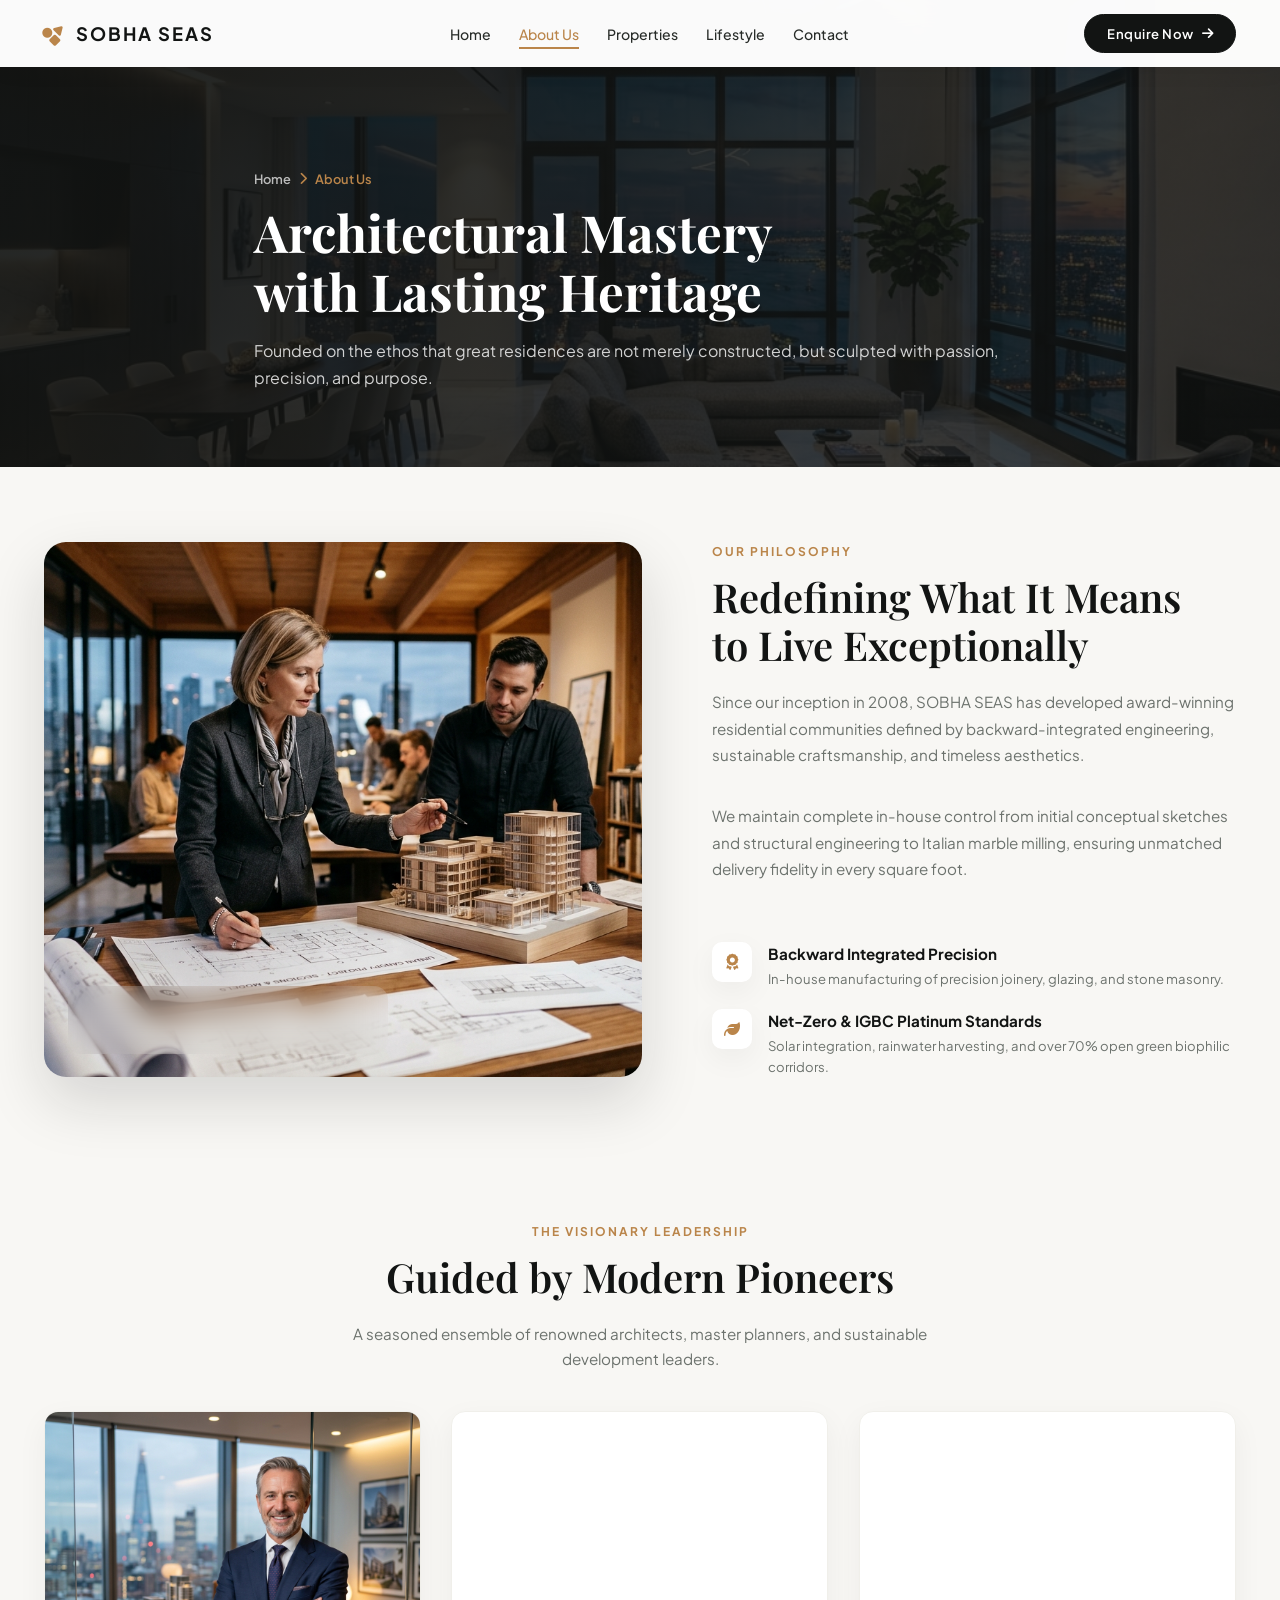
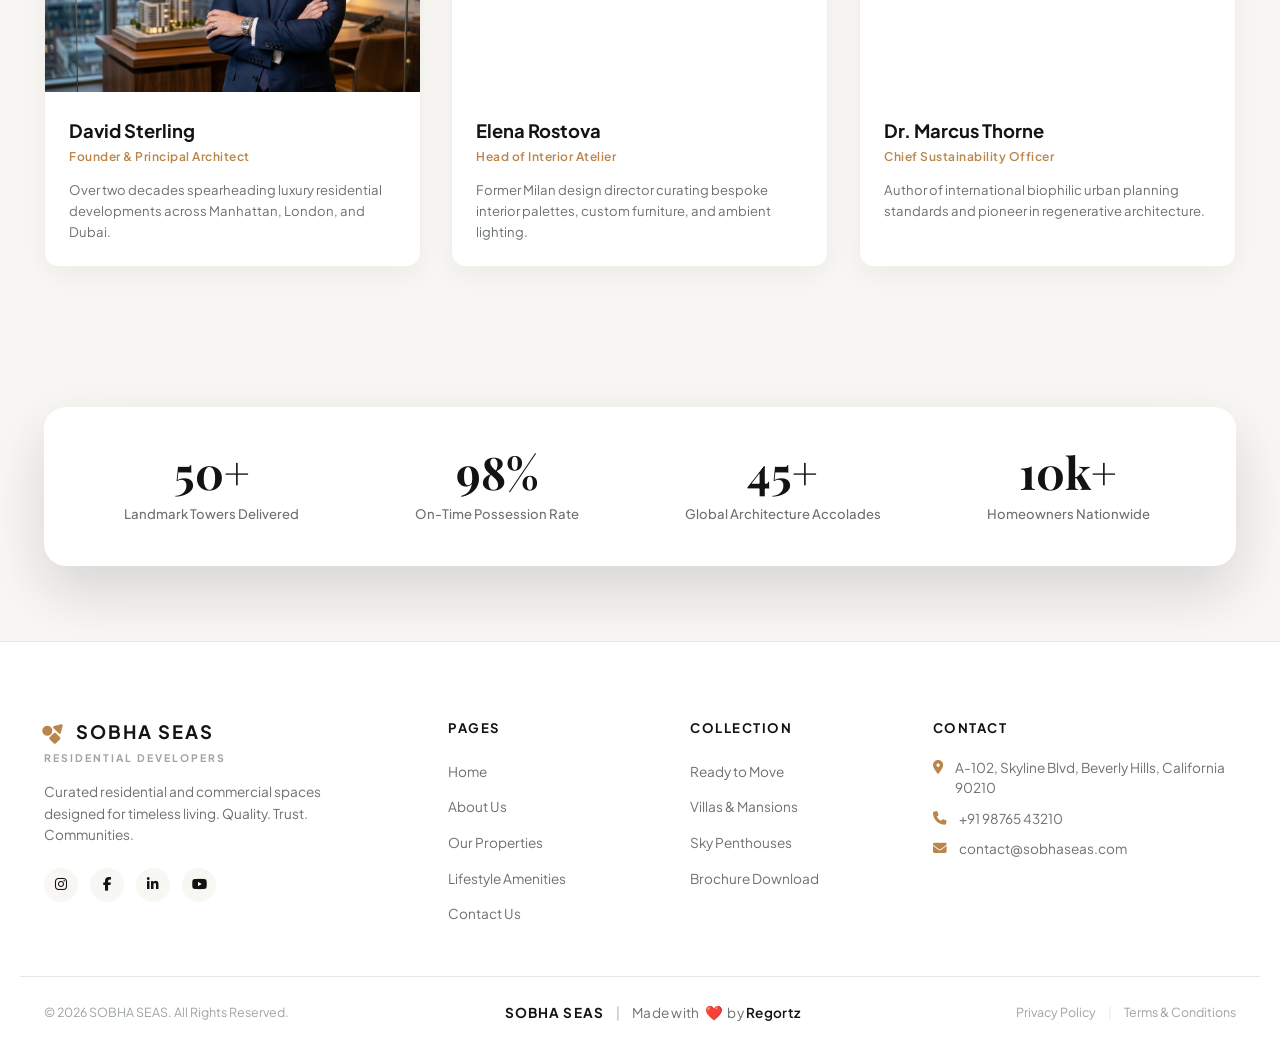
<file: about.html>
<!DOCTYPE html>
<html lang="en">
<head>
    <meta charset="UTF-8">
    <meta name="viewport" content="width=device-width, initial-scale=1.0, maximum-scale=5.0">
    <title>About Our Vision & Heritage | SOBHA SEAS</title>
    <meta name="description" content="Discover the legacy of architectural excellence, sustainable development, and visionary leadership behind SOBHA SEAS.">
    <link rel="preconnect" href="https://fonts.googleapis.com">
    <link rel="preconnect" href="https://fonts.gstatic.com" crossorigin>
    <link href="https://fonts.googleapis.com/css2?family=Plus+Jakarta+Sans:wght@300;400;500;600;700;800&family=Playfair+Display:ital,wght@0,400;0,500;0,600;0,700;1,400&family=Alex+Brush&display=swap" rel="stylesheet">
    <link rel="stylesheet" href="https://cdnjs.cloudflare.com/ajax/libs/font-awesome/6.5.1/css/all.min.css">
    <link rel="stylesheet" href="style.css">
</head>
<body class="inner-page">
    <!-- Toast Notification -->
    <div id="toastNotification" class="toast-popup">
        <i class="fa-solid fa-circle-check toast-icon"></i>
        <div class="toast-content">
            <h5 id="toastTitle">Notification</h5>
            <p id="toastMessage">Action completed successfully.</p>
        </div>
    </div>

    <!-- Mobile Offcanvas Menu Drawer -->
    <div id="mobileDrawer" class="mobile-drawer">
        <div class="drawer-header">
            <a href="index.html" class="brand-logo dark">
                <span class="brand-symbol"><i class="fa-solid fa-shapes"></i></span>
                <span class="brand-text">SOBHA SEAS</span>
            </a>
            <button id="closeDrawerBtn" class="close-drawer-btn" aria-label="Close menu">&times;</button>
        </div>
        <div class="drawer-body">
            <ul class="drawer-links">
                <li><a href="index.html" class="drawer-nav-item"><i class="fa-solid fa-house"></i> Home</a></li>
                <li><a href="about.html" class="drawer-nav-item active"><i class="fa-solid fa-compass"></i> About Us</a></li>
                <li><a href="properties.html" class="drawer-nav-item"><i class="fa-solid fa-building"></i> Properties</a></li>
                <li><a href="lifestyle.html" class="drawer-nav-item"><i class="fa-solid fa-tree"></i> Lifestyle & Amenities</a></li>
                <li><a href="contact.html" class="drawer-nav-item"><i class="fa-solid fa-phone"></i> Contact</a></li>
            </ul>
            <div class="drawer-footer">
                <button class="btn btn-drawer-cta open-inquiry-btn">Schedule Private Visit</button>
                <p class="drawer-contact-line"><i class="fa-solid fa-phone"></i> +91 98765 43210</p>
            </div>
        </div>
    </div>
    <div id="drawerOverlay" class="drawer-overlay"></div>

    <!-- Header Navigation -->
    <header id="main-nav" class="navbar scrolled">
        <div class="nav-container">
            <a href="index.html" class="brand-logo">
                <span class="brand-symbol"><i class="fa-solid fa-shapes"></i></span>
                <span class="brand-text">SOBHA SEAS</span>
            </a>
            <nav class="nav-menu">
                <ul class="nav-links">
                    <li><a href="index.html">Home</a></li>
                    <li><a href="about.html" class="active">About Us</a></li>
                    <li><a href="properties.html">Properties</a></li>
                    <li><a href="lifestyle.html">Lifestyle</a></li>
                    <li><a href="contact.html">Contact</a></li>
                </ul>
            </nav>
            <div class="nav-actions">
                <button class="btn btn-nav open-inquiry-btn">Enquire Now <i class="fa-solid fa-arrow-right"></i></button>
                <button class="mobile-menu-btn" id="mobile-toggle" aria-label="Toggle navigation">
                    <span></span>
                    <span></span>
                    <span></span>
                </button>
            </div>
        </div>
    </header>

    <main class="page-content-wrapper">
        <!-- Banner Hero -->
        <section class="page-banner-hero" style="background-image: url('assets/hero2.png');">
            <div class="page-banner-overlay"></div>
            <div class="container page-banner-content" data-reveal="fade-up">
                <div class="breadcrumbs">
                    <a href="index.html">Home</a> <i class="fa-solid fa-chevron-right"></i> <span>About Us</span>
                </div>
                <h1 class="page-banner-title">Architectural Mastery with Lasting Heritage</h1>
                <p class="page-banner-desc">Founded on the ethos that great residences are not merely constructed, but sculpted with passion, precision, and purpose.</p>
            </div>
        </section>

        <!-- Vision & Heritage Split -->
        <section class="section-padding">
            <div class="container about-dual-grid">
                <div class="about-lead-visual" data-reveal="fade-right">
                    <img src="assets/architects.jpg" alt="SOBHA SEAS Atelier Studio" class="about-hero-img">
                    <div class="about-floating-experience-pill">
                        <span class="exp-number">18+</span>
                        <span class="exp-text">Years of Global Architectural Excellence</span>
                    </div>
                </div>
                <div class="communities-card" data-reveal="fade-left">
                    <span class="sub-label">OUR PHILOSOPHY</span>
                    <h2 class="section-heading">Redefining What It Means to Live Exceptionally</h2>
                    <p class="about-desc">
                        Since our inception in 2008, SOBHA SEAS has developed award-winning residential communities defined by backward-integrated engineering, sustainable craftsmanship, and timeless aesthetics.
                    </p>
                    <p class="about-desc">
                        We maintain complete in-house control from initial conceptual sketches and structural engineering to Italian marble milling, ensuring unmatched delivery fidelity in every square foot.
                    </p>

                    <div class="about-points-list">
                        <div class="about-point-row">
                            <i class="fa-solid fa-award"></i>
                            <div>
                                <h5>Backward Integrated Precision</h5>
                                <p>In-house manufacturing of precision joinery, glazing, and stone masonry.</p>
                            </div>
                        </div>
                        <div class="about-point-row">
                            <i class="fa-solid fa-leaf"></i>
                            <div>
                                <h5>Net-Zero & IGBC Platinum Standards</h5>
                                <p>Solar integration, rainwater harvesting, and over 70% open green biophilic corridors.</p>
                            </div>
                        </div>
                    </div>
                </div>
            </div>
        </section>

        <!-- Leadership & Founder Showcase -->
        <section class="section-padding bg-warm" style="padding: 65px 0;">
            <div class="container">
                <div class="section-center-head text-center" data-reveal="fade-up">
                    <span class="sub-label">THE VISIONARY LEADERSHIP</span>
                    <h2 class="section-heading">Guided by Modern Pioneers</h2>
                    <p class="section-sub-copy">A seasoned ensemble of renowned architects, master planners, and sustainable development leaders.</p>
                </div>

                <div class="leadership-grid" style="margin-top: 40px;">
                    <!-- Leader 1 -->
                    <div class="leader-card" data-reveal="fade-up" data-delay="100">
                        <div class="leader-avatar" style="background-image: url('assets/builder.png');"></div>
                        <div class="leader-info">
                            <h4>David Sterling</h4>
                            <span class="leader-role">Founder & Principal Architect</span>
                            <p>Over two decades spearheading luxury residential developments across Manhattan, London, and Dubai.</p>
                        </div>
                    </div>

                    <!-- Leader 2 -->
                    <div class="leader-card" data-reveal="fade-up" data-delay="200">
                        <div class="leader-avatar" style="background-image: url('https://images.unsplash.com/photo-1573496359142-b8d87734a5a2?auto=format&fit=crop&w=400&q=80');"></div>
                        <div class="leader-info">
                            <h4>Elena Rostova</h4>
                            <span class="leader-role">Head of Interior Atelier</span>
                            <p>Former Milan design director curating bespoke interior palettes, custom furniture, and ambient lighting.</p>
                        </div>
                    </div>

                    <!-- Leader 3 -->
                    <div class="leader-card" data-reveal="fade-up" data-delay="300">
                        <div class="leader-avatar" style="background-image: url('https://images.unsplash.com/photo-1507003211169-0a1dd7228f2d?auto=format&fit=crop&w=400&q=80');"></div>
                        <div class="leader-info">
                            <h4>Dr. Marcus Thorne</h4>
                            <span class="leader-role">Chief Sustainability Officer</span>
                            <p>Author of international biophilic urban planning standards and pioneer in regenerative architecture.</p>
                        </div>
                    </div>
                </div>
            </div>
        </section>

        <!-- Metrics of Distinction Strip -->
        <section class="section-padding">
            <div class="container">
                <div class="distinction-stats-strip" data-reveal="fade-up">
                    <div class="d-stat-box">
                        <span class="d-num" data-target="50">50+</span>
                        <span class="d-lbl">Landmark Towers Delivered</span>
                    </div>
                    <div class="d-stat-box">
                        <span class="d-num" data-target="98">98%</span>
                        <span class="d-lbl">On-Time Possession Rate</span>
                    </div>
                    <div class="d-stat-box">
                        <span class="d-num" data-target="45">45+</span>
                        <span class="d-lbl">Global Architecture Accolades</span>
                    </div>
                    <div class="d-stat-box">
                        <span class="d-num" data-target="10">10k+</span>
                        <span class="d-lbl">Homeowners Nationwide</span>
                    </div>
                </div>
            </div>
        </section>
    </main>

    <!-- FOOTER -->
    <footer class="site-footer">
        <div class="container footer-main-grid">
            <div class="f-brand-col">
                <div class="footer-logo">
                    <span class="brand-symbol"><i class="fa-solid fa-shapes"></i></span>
                    <span class="brand-text">SOBHA SEAS</span>
                </div>
                <span class="brand-subline">RESIDENTIAL DEVELOPERS</span>
                <p class="brand-description">
                    Curated residential and commercial spaces designed for timeless living. Quality. Trust. Communities.
                </p>
                <div class="footer-socials">
                    <a href="https://instagram.com" target="_blank" rel="noopener" aria-label="Instagram"><i class="fa-brands fa-instagram"></i></a>
                    <a href="https://facebook.com" target="_blank" rel="noopener" aria-label="Facebook"><i class="fa-brands fa-facebook-f"></i></a>
                    <a href="https://linkedin.com" target="_blank" rel="noopener" aria-label="LinkedIn"><i class="fa-brands fa-linkedin-in"></i></a>
                    <a href="https://youtube.com" target="_blank" rel="noopener" aria-label="YouTube"><i class="fa-brands fa-youtube"></i></a>
                </div>
            </div>

            <div class="f-links-col">
                <h4>PAGES</h4>
                <ul>
                    <li><a href="index.html">Home</a></li>
                    <li><a href="about.html">About Us</a></li>
                    <li><a href="properties.html">Our Properties</a></li>
                    <li><a href="lifestyle.html">Lifestyle Amenities</a></li>
                    <li><a href="contact.html">Contact Us</a></li>
                </ul>
            </div>

            <div class="f-links-col">
                <h4>COLLECTION</h4>
                <ul>
                    <li><a href="properties.html">Ready to Move</a></li>
                    <li><a href="properties.html">Villas & Mansions</a></li>
                    <li><a href="properties.html">Sky Penthouses</a></li>
                    <li><a href="contact.html">Brochure Download</a></li>
                </ul>
            </div>

            <div class="f-links-col contact-col">
                <h4>CONTACT</h4>
                <ul class="contact-list">
                    <li>
                        <i class="fa-solid fa-location-dot"></i>
                        <span>A-102, Skyline Blvd, Beverly Hills, California 90210</span>
                    </li>
                    <li>
                        <i class="fa-solid fa-phone"></i>
                        <span><a href="tel:+919876543210">+91 98765 43210</a></span>
                    </li>
                    <li>
                        <i class="fa-solid fa-envelope"></i>
                        <span><a href="mailto:contact@sobhaseas.com">contact@sobhaseas.com</a></span>
                    </li>
                </ul>
            </div>
        </div>

        <div class="container footer-bottom-bar">
            <p>&copy; 2026 SOBHA SEAS. All Rights Reserved.</p>
            <div class="footer-credit" style="color: #6c726d;">
                <span class="credit-brand" style="color: #121413; font-weight: 700;">SOBHA SEAS</span>
                <span class="credit-divider" style="color: #94a3b8; margin: 0 4px;">|</span>
                <span class="credit-text" style="color: #6c726d;">Made with <span class="credit-heart" aria-hidden="true" style="color: #ff385c; display: inline-block; margin: 0 3px;">❤️</span> by <span class="credit-author" style="color: #121413; font-weight: 600;">Regortz</span></span>
            </div>
            <div class="f-bottom-links">
                <a href="#">Privacy Policy</a>
                <span class="sep">|</span>
                <a href="#">Terms & Conditions</a>
            </div>
        </div>

        <button id="scrollTopBtn" class="scroll-top-btn" aria-label="Scroll to top">
            <i class="fa-solid fa-arrow-up"></i>
        </button>
    </footer>

    <!-- Booking & Inquiry Consultation Modal -->
    <div id="inquiryModal" class="modal-backdrop">
        <div class="modal-card modal-medium">
            <button class="modal-close" id="closeInquiryModalBtn" aria-label="Close modal">&times;</button>
            <div class="inquiry-modal-body">
                <span class="sub-label">PRIVATE CONCIERGE</span>
                <h3 class="inquiry-title">Schedule a VIP Consultation</h3>
                <p class="inquiry-sub">Our senior real estate advisors will provide bespoke property portfolios, floor plans, and preferential investment allocations.</p>

                <form id="inquiryForm" class="inquiry-form-grid">
                    <div class="inq-field">
                        <label>Your Full Name *</label>
                        <input type="text" id="inqName" placeholder="e.g. Alexander Vance" required>
                    </div>
                    <div class="inq-field">
                        <label>Email Address *</label>
                        <input type="email" id="inqEmail" placeholder="e.g. alex@example.com" required>
                    </div>
                    <div class="inq-field">
                        <label>Phone / WhatsApp *</label>
                        <input type="tel" id="inqPhone" placeholder="+91 98765 00000" required>
                    </div>
                    <div class="inq-field">
                        <label>Interested Residence</label>
                        <select id="inqProperty">
                            <option value="The Cove Residences">The Cove Residences (Sector 54)</option>
                            <option value="Skyline Heights">Skyline Heights (CBD)</option>
                            <option value="The Emerald Collection">The Emerald Collection (North Park)</option>
                            <option value="General Inquiry">General Developer Consultation</option>
                        </select>
                    </div>
                    <div class="inq-field full-width">
                        <label>Preferred Visit Date & Note</label>
                        <textarea id="inqNotes" rows="3" placeholder="Tell us about your requirements or preferred time for a visit..."></textarea>
                    </div>
                    <div class="inq-field full-width">
                        <button type="submit" class="btn btn-tour-primary" style="width: 100%;">
                            <i class="fa-solid fa-paper-plane"></i> Submit Request
                        </button>
                    </div>
                </form>
            </div>
        </div>
    </div>

    <script src="script.js"></script>
</body>
</html>
</file>
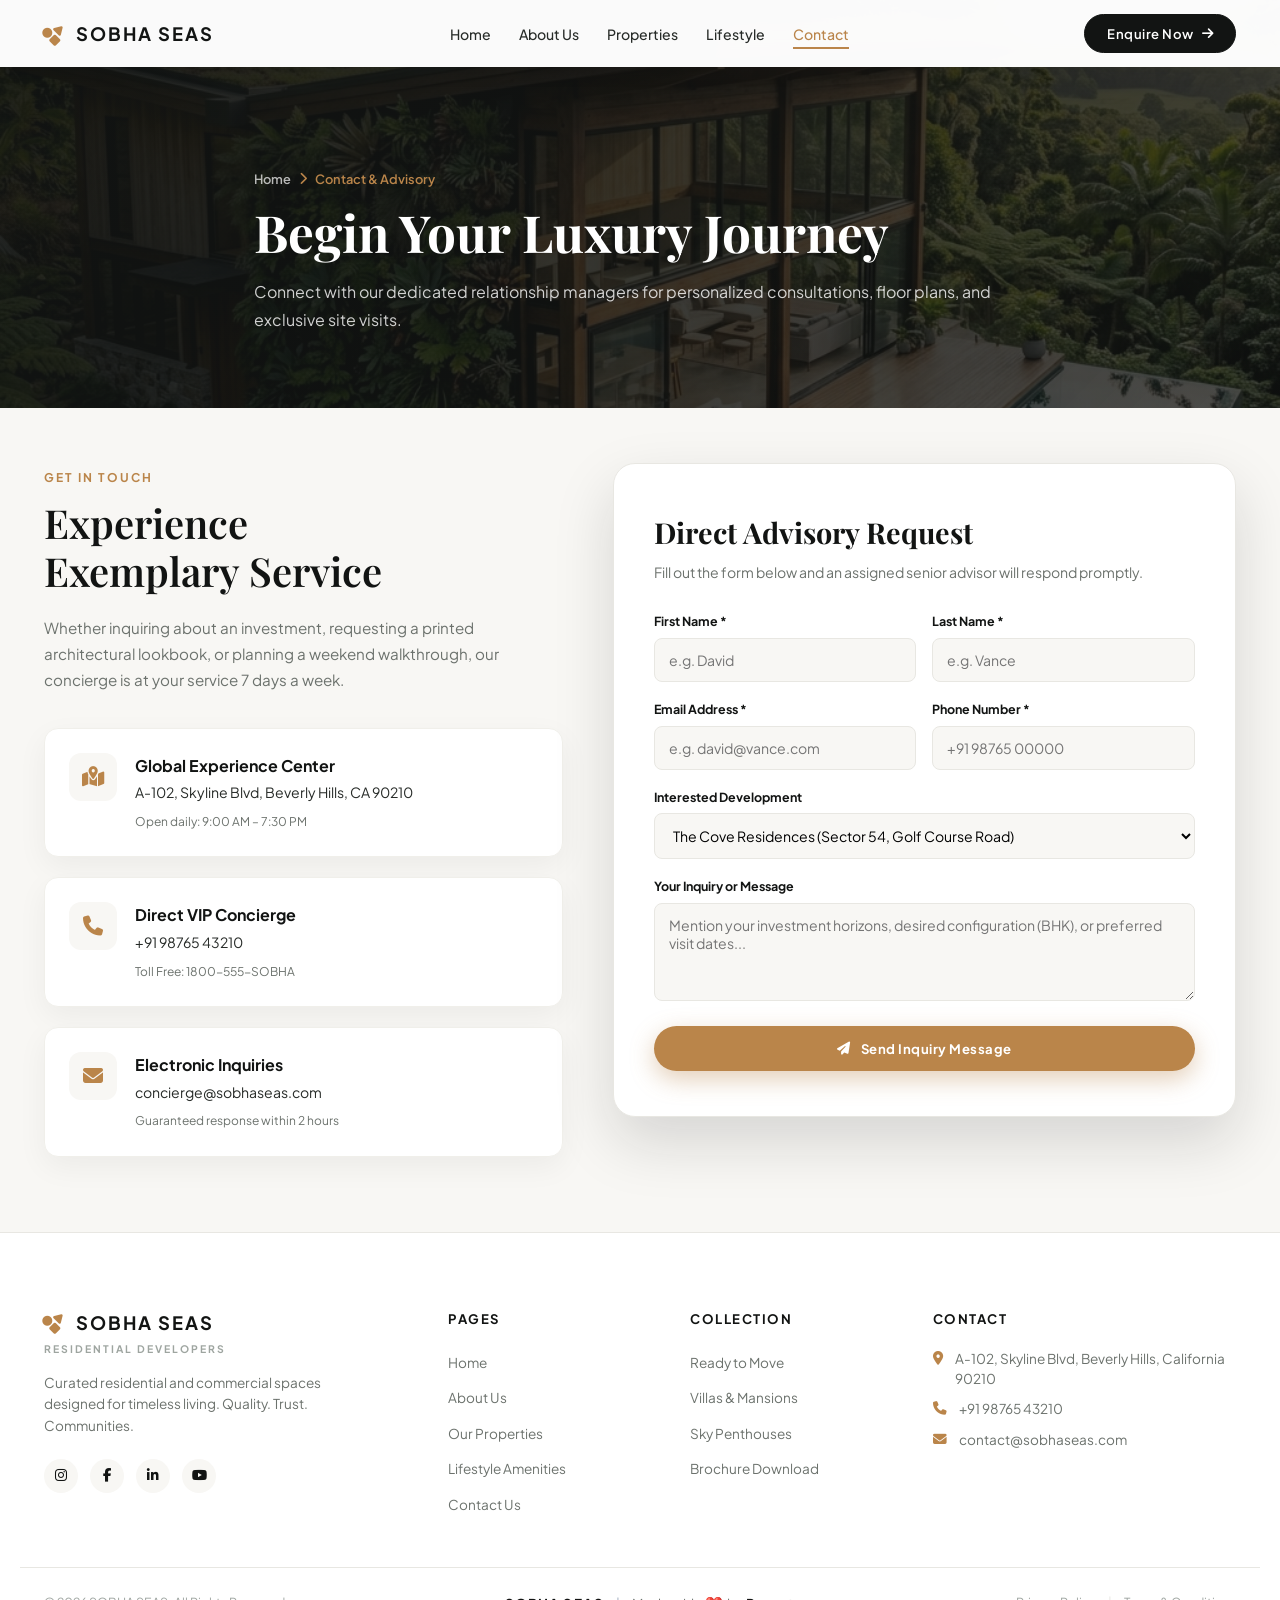
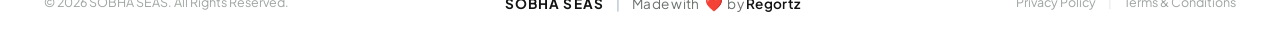
<file: contact.html>
<!DOCTYPE html>
<html lang="en">
<head>
    <meta charset="UTF-8">
    <meta name="viewport" content="width=device-width, initial-scale=1.0, maximum-scale=5.0">
    <title>Contact Us & Sales Gallery | SOBHA SEAS</title>
    <meta name="description" content="Get in touch with our private concierge and real estate advisory team or book an in-person site visit.">
    <link rel="preconnect" href="https://fonts.googleapis.com">
    <link rel="preconnect" href="https://fonts.gstatic.com" crossorigin>
    <link href="https://fonts.googleapis.com/css2?family=Plus+Jakarta+Sans:wght@300;400;500;600;700;800&family=Playfair+Display:ital,wght@0,400;0,500;0,600;0,700;1,400&family=Alex+Brush&display=swap" rel="stylesheet">
    <link rel="stylesheet" href="https://cdnjs.cloudflare.com/ajax/libs/font-awesome/6.5.1/css/all.min.css">
    <link rel="stylesheet" href="style.css">
</head>
<body class="inner-page">
    <!-- Toast Notification -->
    <div id="toastNotification" class="toast-popup">
        <i class="fa-solid fa-circle-check toast-icon"></i>
        <div class="toast-content">
            <h5 id="toastTitle">Notification</h5>
            <p id="toastMessage">Action completed successfully.</p>
        </div>
    </div>

    <!-- Mobile Offcanvas Menu Drawer -->
    <div id="mobileDrawer" class="mobile-drawer">
        <div class="drawer-header">
            <a href="index.html" class="brand-logo dark">
                <span class="brand-symbol"><i class="fa-solid fa-shapes"></i></span>
                <span class="brand-text">SOBHA SEAS</span>
            </a>
            <button id="closeDrawerBtn" class="close-drawer-btn" aria-label="Close menu">&times;</button>
        </div>
        <div class="drawer-body">
            <ul class="drawer-links">
                <li><a href="index.html" class="drawer-nav-item"><i class="fa-solid fa-house"></i> Home</a></li>
                <li><a href="about.html" class="drawer-nav-item"><i class="fa-solid fa-compass"></i> About Us</a></li>
                <li><a href="properties.html" class="drawer-nav-item"><i class="fa-solid fa-building"></i> Properties</a></li>
                <li><a href="lifestyle.html" class="drawer-nav-item"><i class="fa-solid fa-tree"></i> Lifestyle & Amenities</a></li>
                <li><a href="contact.html" class="drawer-nav-item active"><i class="fa-solid fa-phone"></i> Contact</a></li>
            </ul>
            <div class="drawer-footer">
                <button class="btn btn-drawer-cta open-inquiry-btn">Schedule Private Visit</button>
                <p class="drawer-contact-line"><i class="fa-solid fa-phone"></i> +91 98765 43210</p>
            </div>
        </div>
    </div>
    <div id="drawerOverlay" class="drawer-overlay"></div>

    <!-- Header Navigation -->
    <header id="main-nav" class="navbar scrolled">
        <div class="nav-container">
            <a href="index.html" class="brand-logo">
                <span class="brand-symbol"><i class="fa-solid fa-shapes"></i></span>
                <span class="brand-text">SOBHA SEAS</span>
            </a>
            <nav class="nav-menu">
                <ul class="nav-links">
                    <li><a href="index.html">Home</a></li>
                    <li><a href="about.html">About Us</a></li>
                    <li><a href="properties.html">Properties</a></li>
                    <li><a href="lifestyle.html">Lifestyle</a></li>
                    <li><a href="contact.html" class="active">Contact</a></li>
                </ul>
            </nav>
            <div class="nav-actions">
                <button class="btn btn-nav open-inquiry-btn">Enquire Now <i class="fa-solid fa-arrow-right"></i></button>
                <button class="mobile-menu-btn" id="mobile-toggle" aria-label="Toggle navigation">
                    <span></span>
                    <span></span>
                    <span></span>
                </button>
            </div>
        </div>
    </header>

    <main class="page-content-wrapper">
        <!-- Banner Hero -->
        <section class="page-banner-hero" style="background-image: url('assets/hero3.png');">
            <div class="page-banner-overlay"></div>
            <div class="container page-banner-content" data-reveal="fade-up">
                <div class="breadcrumbs">
                    <a href="index.html">Home</a> <i class="fa-solid fa-chevron-right"></i> <span>Contact & Advisory</span>
                </div>
                <h1 class="page-banner-title">Begin Your Luxury Journey</h1>
                <p class="page-banner-desc">Connect with our dedicated relationship managers for personalized consultations, floor plans, and exclusive site visits.</p>
            </div>
        </section>

        <!-- Contact Cards & Form Split -->
        <section class="section-padding" style="padding-top: 55px; padding-bottom: 75px;">
            <div class="container contact-dual-grid">
                <!-- Left: Contact Information & Direct Channels -->
                <div class="contact-info-panel" data-reveal="fade-right">
                    <span class="sub-label">GET IN TOUCH</span>
                    <h2 class="section-heading">Experience Exemplary Service</h2>
                    <p class="contact-panel-desc">
                        Whether inquiring about an investment, requesting a printed architectural lookbook, or planning a weekend walkthrough, our concierge is at your service 7 days a week.
                    </p>

                    <div class="contact-cards-list">
                        <div class="c-info-card">
                            <div class="c-info-icon"><i class="fa-solid fa-map-location-dot"></i></div>
                            <div>
                                <h5>Global Experience Center</h5>
                                <p>A-102, Skyline Blvd, Beverly Hills, CA 90210</p>
                                <span class="c-subtext">Open daily: 9:00 AM – 7:30 PM</span>
                            </div>
                        </div>

                        <div class="c-info-card">
                            <div class="c-info-icon"><i class="fa-solid fa-phone"></i></div>
                            <div>
                                <h5>Direct VIP Concierge</h5>
                                <p><a href="tel:+919876543210">+91 98765 43210</a></p>
                                <span class="c-subtext">Toll Free: 1800-555-SOBHA</span>
                            </div>
                        </div>

                        <div class="c-info-card">
                            <div class="c-info-icon"><i class="fa-solid fa-envelope"></i></div>
                            <div>
                                <h5>Electronic Inquiries</h5>
                                <p><a href="mailto:concierge@sobhaseas.com">concierge@sobhaseas.com</a></p>
                                <span class="c-subtext">Guaranteed response within 2 hours</span>
                            </div>
                        </div>
                    </div>
                </div>

                <!-- Right: High-End Contact Form -->
                <div class="contact-form-panel" data-reveal="fade-left">
                    <div class="contact-form-card">
                        <h3>Direct Advisory Request</h3>
                        <p>Fill out the form below and an assigned senior advisor will respond promptly.</p>

                        <form id="contactPageForm" class="contact-page-form">
                            <div class="form-row-dual">
                                <div class="form-col">
                                    <label>First Name *</label>
                                    <input type="text" id="cpFirstName" placeholder="e.g. David" required>
                                </div>
                                <div class="form-col">
                                    <label>Last Name *</label>
                                    <input type="text" id="cpLastName" placeholder="e.g. Vance" required>
                                </div>
                            </div>

                            <div class="form-row-dual">
                                <div class="form-col">
                                    <label>Email Address *</label>
                                    <input type="email" id="cpEmail" placeholder="e.g. david@vance.com" required>
                                </div>
                                <div class="form-col">
                                    <label>Phone Number *</label>
                                    <input type="tel" id="cpPhone" placeholder="+91 98765 00000" required>
                                </div>
                            </div>

                            <div class="form-col">
                                <label>Interested Development</label>
                                <select id="cpProperty">
                                    <option value="The Cove Residences">The Cove Residences (Sector 54, Golf Course Road)</option>
                                    <option value="Skyline Heights">Skyline Heights (Central Avenue, CBD)</option>
                                    <option value="The Emerald Collection">The Emerald Collection (Lakeside Blvd)</option>
                                    <option value="Aura Sky Penthouses">Aura Sky Penthouses (Marina)</option>
                                    <option value="General Portfolio">General Portfolio Advisory</option>
                                </select>
                            </div>

                            <div class="form-col">
                                <label>Your Inquiry or Message</label>
                                <textarea id="cpMessage" rows="4" placeholder="Mention your investment horizons, desired configuration (BHK), or preferred visit dates..."></textarea>
                            </div>

                            <button type="submit" class="btn btn-tour-primary" style="width: 100%; justify-content: center;">
                                <i class="fa-solid fa-paper-plane"></i> Send Inquiry Message
                            </button>
                        </form>
                    </div>
                </div>
            </div>
        </section>
    </main>

    <!-- FOOTER -->
    <footer class="site-footer">
        <div class="container footer-main-grid">
            <div class="f-brand-col">
                <div class="footer-logo">
                    <span class="brand-symbol"><i class="fa-solid fa-shapes"></i></span>
                    <span class="brand-text">SOBHA SEAS</span>
                </div>
                <span class="brand-subline">RESIDENTIAL DEVELOPERS</span>
                <p class="brand-description">
                    Curated residential and commercial spaces designed for timeless living. Quality. Trust. Communities.
                </p>
                <div class="footer-socials">
                    <a href="https://instagram.com" target="_blank" rel="noopener" aria-label="Instagram"><i class="fa-brands fa-instagram"></i></a>
                    <a href="https://facebook.com" target="_blank" rel="noopener" aria-label="Facebook"><i class="fa-brands fa-facebook-f"></i></a>
                    <a href="https://linkedin.com" target="_blank" rel="noopener" aria-label="LinkedIn"><i class="fa-brands fa-linkedin-in"></i></a>
                    <a href="https://youtube.com" target="_blank" rel="noopener" aria-label="YouTube"><i class="fa-brands fa-youtube"></i></a>
                </div>
            </div>

            <div class="f-links-col">
                <h4>PAGES</h4>
                <ul>
                    <li><a href="index.html">Home</a></li>
                    <li><a href="about.html">About Us</a></li>
                    <li><a href="properties.html">Our Properties</a></li>
                    <li><a href="lifestyle.html">Lifestyle Amenities</a></li>
                    <li><a href="contact.html">Contact Us</a></li>
                </ul>
            </div>

            <div class="f-links-col">
                <h4>COLLECTION</h4>
                <ul>
                    <li><a href="properties.html">Ready to Move</a></li>
                    <li><a href="properties.html">Villas & Mansions</a></li>
                    <li><a href="properties.html">Sky Penthouses</a></li>
                    <li><a href="contact.html">Brochure Download</a></li>
                </ul>
            </div>

            <div class="f-links-col contact-col">
                <h4>CONTACT</h4>
                <ul class="contact-list">
                    <li>
                        <i class="fa-solid fa-location-dot"></i>
                        <span>A-102, Skyline Blvd, Beverly Hills, California 90210</span>
                    </li>
                    <li>
                        <i class="fa-solid fa-phone"></i>
                        <span><a href="tel:+919876543210">+91 98765 43210</a></span>
                    </li>
                    <li>
                        <i class="fa-solid fa-envelope"></i>
                        <span><a href="mailto:contact@sobhaseas.com">contact@sobhaseas.com</a></span>
                    </li>
                </ul>
            </div>
        </div>

        <div class="container footer-bottom-bar">
            <p>&copy; 2026 SOBHA SEAS. All Rights Reserved.</p>
            <div class="footer-credit" style="color: #6c726d;">
                <span class="credit-brand" style="color: #121413; font-weight: 700;">SOBHA SEAS</span>
                <span class="credit-divider" style="color: #94a3b8; margin: 0 4px;">|</span>
                <span class="credit-text" style="color: #6c726d;">Made with <span class="credit-heart" aria-hidden="true" style="color: #ff385c; display: inline-block; margin: 0 3px;">❤️</span> by <span class="credit-author" style="color: #121413; font-weight: 600;">Regortz</span></span>
            </div>
            <div class="f-bottom-links">
                <a href="#">Privacy Policy</a>
                <span class="sep">|</span>
                <a href="#">Terms & Conditions</a>
            </div>
        </div>

        <button id="scrollTopBtn" class="scroll-top-btn" aria-label="Scroll to top">
            <i class="fa-solid fa-arrow-up"></i>
        </button>
    </footer>

    <!-- Booking Modal -->
    <div id="inquiryModal" class="modal-backdrop">
        <div class="modal-card modal-medium">
            <button class="modal-close" id="closeInquiryModalBtn" aria-label="Close modal">&times;</button>
            <div class="inquiry-modal-body">
                <span class="sub-label">PRIVATE CONCIERGE</span>
                <h3 class="inquiry-title">Schedule a VIP Consultation</h3>
                <p class="inquiry-sub">Our senior real estate advisors will provide bespoke property portfolios, floor plans, and preferential investment allocations.</p>

                <form id="inquiryForm" class="inquiry-form-grid">
                    <div class="inq-field">
                        <label>Your Full Name *</label>
                        <input type="text" id="inqName" placeholder="e.g. Alexander Vance" required>
                    </div>
                    <div class="inq-field">
                        <label>Email Address *</label>
                        <input type="email" id="inqEmail" placeholder="e.g. alex@example.com" required>
                    </div>
                    <div class="inq-field">
                        <label>Phone / WhatsApp *</label>
                        <input type="tel" id="inqPhone" placeholder="+91 98765 00000" required>
                    </div>
                    <div class="inq-field">
                        <label>Interested Residence</label>
                        <select id="inqProperty">
                            <option value="The Cove Residences">The Cove Residences (Sector 54)</option>
                            <option value="Skyline Heights">Skyline Heights (CBD)</option>
                            <option value="The Emerald Collection">The Emerald Collection (North Park)</option>
                        </select>
                    </div>
                    <div class="inq-field full-width">
                        <label>Preferred Visit Date & Note</label>
                        <textarea id="inqNotes" rows="3" placeholder="Tell us about your requirements or preferred time for a visit..."></textarea>
                    </div>
                    <div class="inq-field full-width">
                        <button type="submit" class="btn btn-tour-primary" style="width: 100%;">
                            <i class="fa-solid fa-paper-plane"></i> Submit Request
                        </button>
                    </div>
                </form>
            </div>
        </div>
    </div>

    <script src="script.js"></script>
    <script>
        document.addEventListener('DOMContentLoaded', () => {
            const cpForm = document.getElementById('contactPageForm');
            if (cpForm) {
                cpForm.addEventListener('submit', (e) => {
                    e.preventDefault();
                    const fName = document.getElementById('cpFirstName').value;
                    const prop = document.getElementById('cpProperty').value;
                    cpForm.reset();
                    showToast('Message Dispatched', `Thank you ${fName}. A dedicated advisor for "${prop}" will contact you shortly.`);
                });
            }
        });
    </script>
</body>
</html>
</file>
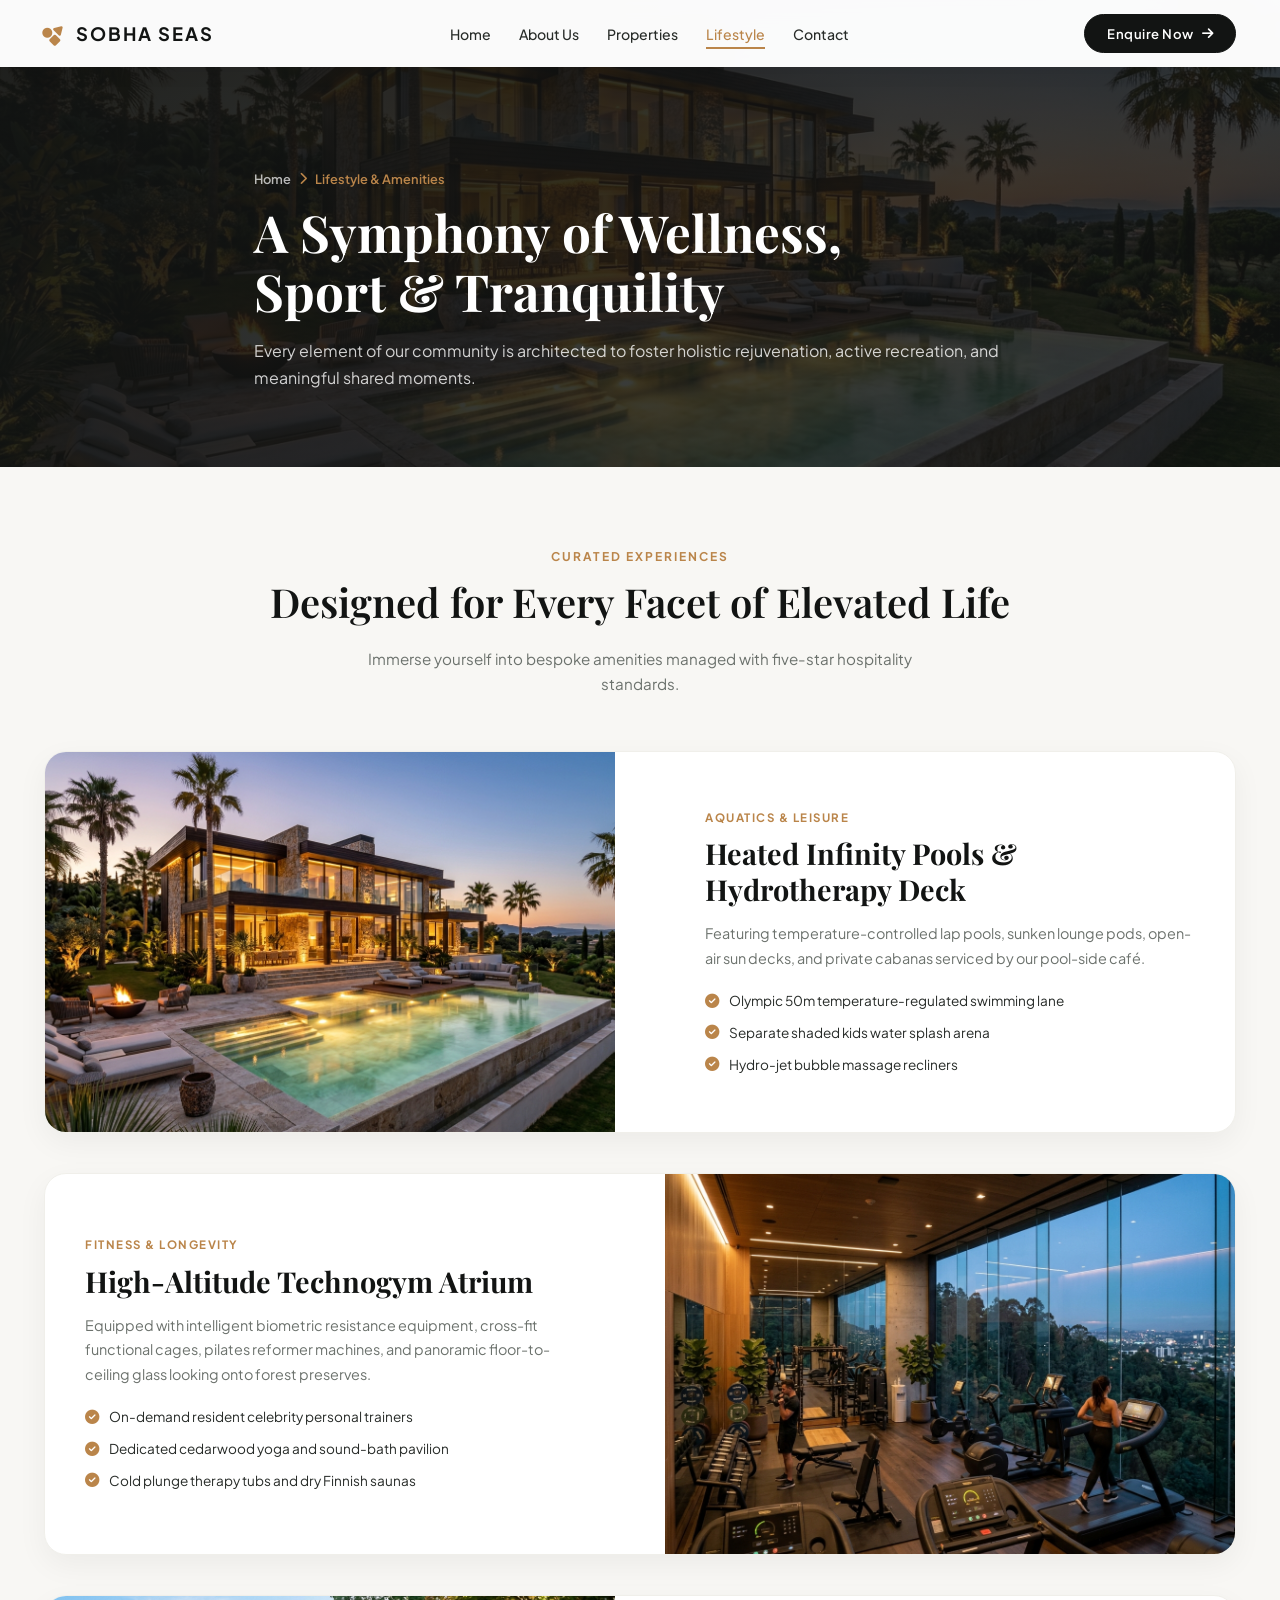
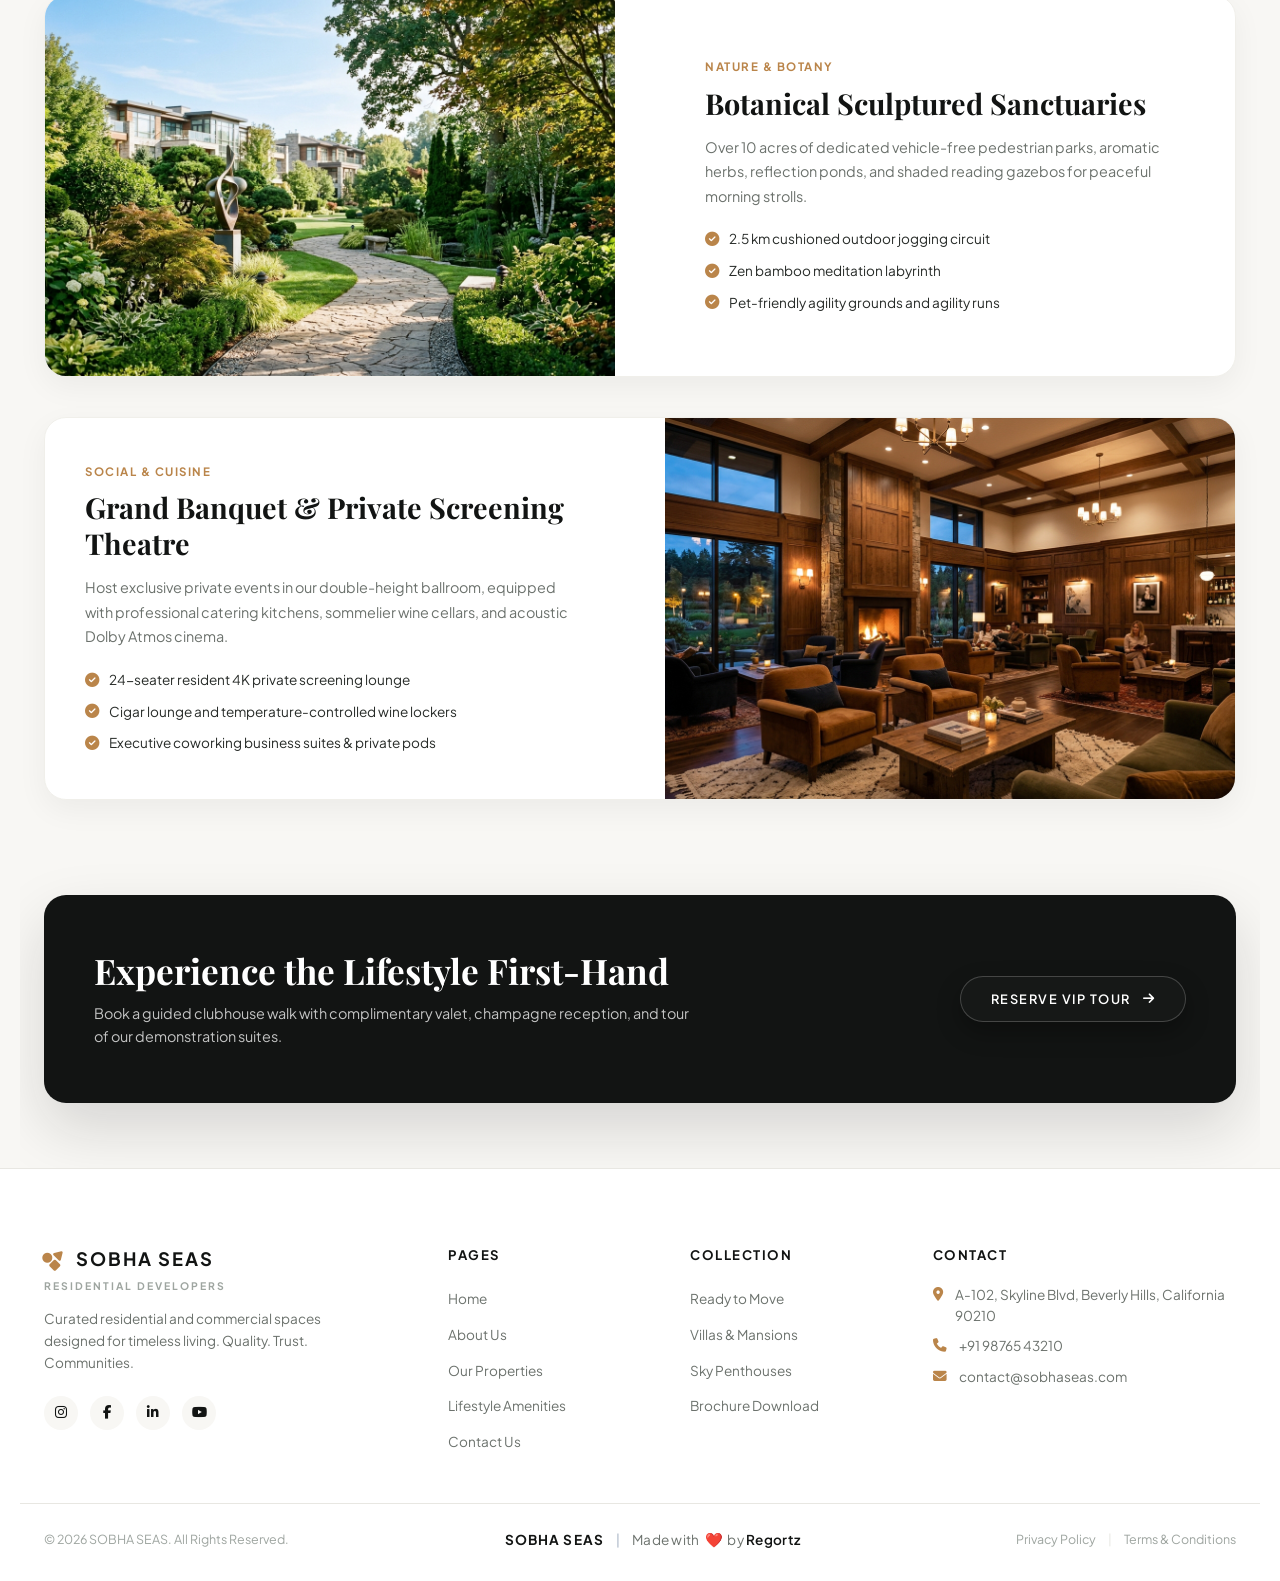
<file: lifestyle.html>
<!DOCTYPE html>
<html lang="en">
<head>
    <meta charset="UTF-8">
    <meta name="viewport" content="width=device-width, initial-scale=1.0, maximum-scale=5.0">
    <title>Lifestyle & World-Class Amenities | SOBHA SEAS</title>
    <meta name="description" content="Discover the elevated wellness, clubhouse, leisure facilities, and private parks curated for residents of SOBHA SEAS.">
    <link rel="preconnect" href="https://fonts.googleapis.com">
    <link rel="preconnect" href="https://fonts.gstatic.com" crossorigin>
    <link href="https://fonts.googleapis.com/css2?family=Plus+Jakarta+Sans:wght@300;400;500;600;700;800&family=Playfair+Display:ital,wght@0,400;0,500;0,600;0,700;1,400&family=Alex+Brush&display=swap" rel="stylesheet">
    <link rel="stylesheet" href="https://cdnjs.cloudflare.com/ajax/libs/font-awesome/6.5.1/css/all.min.css">
    <link rel="stylesheet" href="style.css">
</head>
<body class="inner-page">
    <!-- Toast Notification -->
    <div id="toastNotification" class="toast-popup">
        <i class="fa-solid fa-circle-check toast-icon"></i>
        <div class="toast-content">
            <h5 id="toastTitle">Notification</h5>
            <p id="toastMessage">Action completed successfully.</p>
        </div>
    </div>

    <!-- Mobile Offcanvas Menu Drawer -->
    <div id="mobileDrawer" class="mobile-drawer">
        <div class="drawer-header">
            <a href="index.html" class="brand-logo dark">
                <span class="brand-symbol"><i class="fa-solid fa-shapes"></i></span>
                <span class="brand-text">SOBHA SEAS</span>
            </a>
            <button id="closeDrawerBtn" class="close-drawer-btn" aria-label="Close menu">&times;</button>
        </div>
        <div class="drawer-body">
            <ul class="drawer-links">
                <li><a href="index.html" class="drawer-nav-item"><i class="fa-solid fa-house"></i> Home</a></li>
                <li><a href="about.html" class="drawer-nav-item"><i class="fa-solid fa-compass"></i> About Us</a></li>
                <li><a href="properties.html" class="drawer-nav-item"><i class="fa-solid fa-building"></i> Properties</a></li>
                <li><a href="lifestyle.html" class="drawer-nav-item active"><i class="fa-solid fa-tree"></i> Lifestyle & Amenities</a></li>
                <li><a href="contact.html" class="drawer-nav-item"><i class="fa-solid fa-phone"></i> Contact</a></li>
            </ul>
            <div class="drawer-footer">
                <button class="btn btn-drawer-cta open-inquiry-btn">Schedule Private Visit</button>
                <p class="drawer-contact-line"><i class="fa-solid fa-phone"></i> +91 98765 43210</p>
            </div>
        </div>
    </div>
    <div id="drawerOverlay" class="drawer-overlay"></div>

    <!-- Header Navigation -->
    <header id="main-nav" class="navbar scrolled">
        <div class="nav-container">
            <a href="index.html" class="brand-logo">
                <span class="brand-symbol"><i class="fa-solid fa-shapes"></i></span>
                <span class="brand-text">SOBHA SEAS</span>
            </a>
            <nav class="nav-menu">
                <ul class="nav-links">
                    <li><a href="index.html">Home</a></li>
                    <li><a href="about.html">About Us</a></li>
                    <li><a href="properties.html">Properties</a></li>
                    <li><a href="lifestyle.html" class="active">Lifestyle</a></li>
                    <li><a href="contact.html">Contact</a></li>
                </ul>
            </nav>
            <div class="nav-actions">
                <button class="btn btn-nav open-inquiry-btn">Enquire Now <i class="fa-solid fa-arrow-right"></i></button>
                <button class="mobile-menu-btn" id="mobile-toggle" aria-label="Toggle navigation">
                    <span></span>
                    <span></span>
                    <span></span>
                </button>
            </div>
        </div>
    </header>

    <main class="page-content-wrapper">
        <!-- Banner Hero -->
        <section class="page-banner-hero" style="background-image: url('assets/the_residences.jpg');">
            <div class="page-banner-overlay"></div>
            <div class="container page-banner-content" data-reveal="fade-up">
                <div class="breadcrumbs">
                    <a href="index.html">Home</a> <i class="fa-solid fa-chevron-right"></i> <span>Lifestyle & Amenities</span>
                </div>
                <h1 class="page-banner-title">A Symphony of Wellness, Sport & Tranquility</h1>
                <p class="page-banner-desc">Every element of our community is architected to foster holistic rejuvenation, active recreation, and meaningful shared moments.</p>
            </div>
        </section>

        <!-- Lifestyle Pillars Interactive Showcase -->
        <section class="section-padding">
            <div class="container">
                <div class="section-center-head text-center" data-reveal="fade-up">
                    <span class="sub-label">CURATED EXPERIENCES</span>
                    <h2 class="section-heading">Designed for Every Facet of Elevated Life</h2>
                    <p class="section-sub-copy">Immerse yourself into bespoke amenities managed with five-star hospitality standards.</p>
                </div>

                <div class="lifestyle-detailed-grid" style="margin-top: 55px;">
                    <!-- Amenity 1 -->
                    <div class="lifestyle-feature-row" data-reveal="fade-up">
                        <div class="l-feat-media" style="background-image: url('assets/the_residences.jpg');"></div>
                        <div class="l-feat-content">
                            <span class="l-cat-tag">AQUATICS & LEISURE</span>
                            <h3>Heated Infinity Pools & Hydrotherapy Deck</h3>
                            <p>Featuring temperature-controlled lap pools, sunken lounge pods, open-air sun decks, and private cabanas serviced by our pool-side café.</p>
                            <ul class="l-spec-check">
                                <li><i class="fa-solid fa-circle-check"></i> Olympic 50m temperature-regulated swimming lane</li>
                                <li><i class="fa-solid fa-circle-check"></i> Separate shaded kids water splash arena</li>
                                <li><i class="fa-solid fa-circle-check"></i> Hydro-jet bubble massage recliners</li>
                            </ul>
                        </div>
                    </div>

                    <!-- Amenity 2 -->
                    <div class="lifestyle-feature-row reverse" data-reveal="fade-up">
                        <div class="l-feat-media" style="background-image: url('assets/fitness_center.jpg');"></div>
                        <div class="l-feat-content">
                            <span class="l-cat-tag">FITNESS & LONGEVITY</span>
                            <h3>High-Altitude Technogym Atrium</h3>
                            <p>Equipped with intelligent biometric resistance equipment, cross-fit functional cages, pilates reformer machines, and panoramic floor-to-ceiling glass looking onto forest preserves.</p>
                            <ul class="l-spec-check">
                                <li><i class="fa-solid fa-circle-check"></i> On-demand resident celebrity personal trainers</li>
                                <li><i class="fa-solid fa-circle-check"></i> Dedicated cedarwood yoga and sound-bath pavilion</li>
                                <li><i class="fa-solid fa-circle-check"></i> Cold plunge therapy tubs and dry Finnish saunas</li>
                            </ul>
                        </div>
                    </div>

                    <!-- Amenity 3 -->
                    <div class="lifestyle-feature-row" data-reveal="fade-up">
                        <div class="l-feat-media" style="background-image: url('assets/green_spaces.jpg');"></div>
                        <div class="l-feat-content">
                            <span class="l-cat-tag">NATURE & BOTANY</span>
                            <h3>Botanical Sculptured Sanctuaries</h3>
                            <p>Over 10 acres of dedicated vehicle-free pedestrian parks, aromatic herbs, reflection ponds, and shaded reading gazebos for peaceful morning strolls.</p>
                            <ul class="l-spec-check">
                                <li><i class="fa-solid fa-circle-check"></i> 2.5 km cushioned outdoor jogging circuit</li>
                                <li><i class="fa-solid fa-circle-check"></i> Zen bamboo meditation labyrinth</li>
                                <li><i class="fa-solid fa-circle-check"></i> Pet-friendly agility grounds and agility runs</li>
                            </ul>
                        </div>
                    </div>

                    <!-- Amenity 4 -->
                    <div class="lifestyle-feature-row reverse" data-reveal="fade-up">
                        <div class="l-feat-media" style="background-image: url('assets/community_living.jpg');"></div>
                        <div class="l-feat-content">
                            <span class="l-cat-tag">SOCIAL & CUISINE</span>
                            <h3>Grand Banquet & Private Screening Theatre</h3>
                            <p>Host exclusive private events in our double-height ballroom, equipped with professional catering kitchens, sommelier wine cellars, and acoustic Dolby Atmos cinema.</p>
                            <ul class="l-spec-check">
                                <li><i class="fa-solid fa-circle-check"></i> 24-seater resident 4K private screening lounge</li>
                                <li><i class="fa-solid fa-circle-check"></i> Cigar lounge and temperature-controlled wine lockers</li>
                                <li><i class="fa-solid fa-circle-check"></i> Executive coworking business suites & private pods</li>
                            </ul>
                        </div>
                    </div>
                </div>
            </div>
        </section>

        <!-- CTA Strip -->
        <section class="container" style="margin-top: 20px; margin-bottom: 65px;" data-reveal="fade-up">
            <div class="inner-cta-card">
                <div class="inner-cta-text">
                    <h2>Experience the Lifestyle First-Hand</h2>
                    <p>Book a guided clubhouse walk with complimentary valet, champagne reception, and tour of our demonstration suites.</p>
                </div>
                <button class="btn btn-dark-pill open-inquiry-btn">
                    <span>RESERVE VIP TOUR</span>
                    <i class="fa-solid fa-arrow-right"></i>
                </button>
            </div>
        </section>
    </main>

    <!-- FOOTER -->
    <footer class="site-footer">
        <div class="container footer-main-grid">
            <div class="f-brand-col">
                <div class="footer-logo">
                    <span class="brand-symbol"><i class="fa-solid fa-shapes"></i></span>
                    <span class="brand-text">SOBHA SEAS</span>
                </div>
                <span class="brand-subline">RESIDENTIAL DEVELOPERS</span>
                <p class="brand-description">
                    Curated residential and commercial spaces designed for timeless living. Quality. Trust. Communities.
                </p>
                <div class="footer-socials">
                    <a href="https://instagram.com" target="_blank" rel="noopener" aria-label="Instagram"><i class="fa-brands fa-instagram"></i></a>
                    <a href="https://facebook.com" target="_blank" rel="noopener" aria-label="Facebook"><i class="fa-brands fa-facebook-f"></i></a>
                    <a href="https://linkedin.com" target="_blank" rel="noopener" aria-label="LinkedIn"><i class="fa-brands fa-linkedin-in"></i></a>
                    <a href="https://youtube.com" target="_blank" rel="noopener" aria-label="YouTube"><i class="fa-brands fa-youtube"></i></a>
                </div>
            </div>

            <div class="f-links-col">
                <h4>PAGES</h4>
                <ul>
                    <li><a href="index.html">Home</a></li>
                    <li><a href="about.html">About Us</a></li>
                    <li><a href="properties.html">Our Properties</a></li>
                    <li><a href="lifestyle.html">Lifestyle Amenities</a></li>
                    <li><a href="contact.html">Contact Us</a></li>
                </ul>
            </div>

            <div class="f-links-col">
                <h4>COLLECTION</h4>
                <ul>
                    <li><a href="properties.html">Ready to Move</a></li>
                    <li><a href="properties.html">Villas & Mansions</a></li>
                    <li><a href="properties.html">Sky Penthouses</a></li>
                    <li><a href="contact.html">Brochure Download</a></li>
                </ul>
            </div>

            <div class="f-links-col contact-col">
                <h4>CONTACT</h4>
                <ul class="contact-list">
                    <li>
                        <i class="fa-solid fa-location-dot"></i>
                        <span>A-102, Skyline Blvd, Beverly Hills, California 90210</span>
                    </li>
                    <li>
                        <i class="fa-solid fa-phone"></i>
                        <span><a href="tel:+919876543210">+91 98765 43210</a></span>
                    </li>
                    <li>
                        <i class="fa-solid fa-envelope"></i>
                        <span><a href="mailto:contact@sobhaseas.com">contact@sobhaseas.com</a></span>
                    </li>
                </ul>
            </div>
        </div>

        <div class="container footer-bottom-bar">
            <p>&copy; 2026 SOBHA SEAS. All Rights Reserved.</p>
            <div class="footer-credit" style="color: #6c726d;">
                <span class="credit-brand" style="color: #121413; font-weight: 700;">SOBHA SEAS</span>
                <span class="credit-divider" style="color: #94a3b8; margin: 0 4px;">|</span>
                <span class="credit-text" style="color: #6c726d;">Made with <span class="credit-heart" aria-hidden="true" style="color: #ff385c; display: inline-block; margin: 0 3px;">❤️</span> by <span class="credit-author" style="color: #121413; font-weight: 600;">Regortz</span></span>
            </div>
            <div class="f-bottom-links">
                <a href="#">Privacy Policy</a>
                <span class="sep">|</span>
                <a href="#">Terms & Conditions</a>
            </div>
        </div>

        <button id="scrollTopBtn" class="scroll-top-btn" aria-label="Scroll to top">
            <i class="fa-solid fa-arrow-up"></i>
        </button>
    </footer>

    <!-- Booking & Inquiry Consultation Modal -->
    <div id="inquiryModal" class="modal-backdrop">
        <div class="modal-card modal-medium">
            <button class="modal-close" id="closeInquiryModalBtn" aria-label="Close modal">&times;</button>
            <div class="inquiry-modal-body">
                <span class="sub-label">PRIVATE CONCIERGE</span>
                <h3 class="inquiry-title">Schedule a VIP Consultation</h3>
                <p class="inquiry-sub">Our senior real estate advisors will provide bespoke property portfolios, floor plans, and preferential investment allocations.</p>

                <form id="inquiryForm" class="inquiry-form-grid">
                    <div class="inq-field">
                        <label>Your Full Name *</label>
                        <input type="text" id="inqName" placeholder="e.g. Alexander Vance" required>
                    </div>
                    <div class="inq-field">
                        <label>Email Address *</label>
                        <input type="email" id="inqEmail" placeholder="e.g. alex@example.com" required>
                    </div>
                    <div class="inq-field">
                        <label>Phone / WhatsApp *</label>
                        <input type="tel" id="inqPhone" placeholder="+91 98765 00000" required>
                    </div>
                    <div class="inq-field">
                        <label>Interested Residence</label>
                        <select id="inqProperty">
                            <option value="Clubhouse & Lifestyle Inquiry">Clubhouse & Lifestyle Amenities</option>
                            <option value="The Cove Residences">The Cove Residences (Sector 54)</option>
                            <option value="Skyline Heights">Skyline Heights (CBD)</option>
                            <option value="The Emerald Collection">The Emerald Collection (North Park)</option>
                        </select>
                    </div>
                    <div class="inq-field full-width">
                        <label>Preferred Visit Date & Note</label>
                        <textarea id="inqNotes" rows="3" placeholder="Tell us about your requirements or preferred time for a visit..."></textarea>
                    </div>
                    <div class="inq-field full-width">
                        <button type="submit" class="btn btn-tour-primary" style="width: 100%;">
                            <i class="fa-solid fa-paper-plane"></i> Submit Request
                        </button>
                    </div>
                </form>
            </div>
        </div>
    </div>

    <script src="script.js"></script>
</body>
</html>
</file>
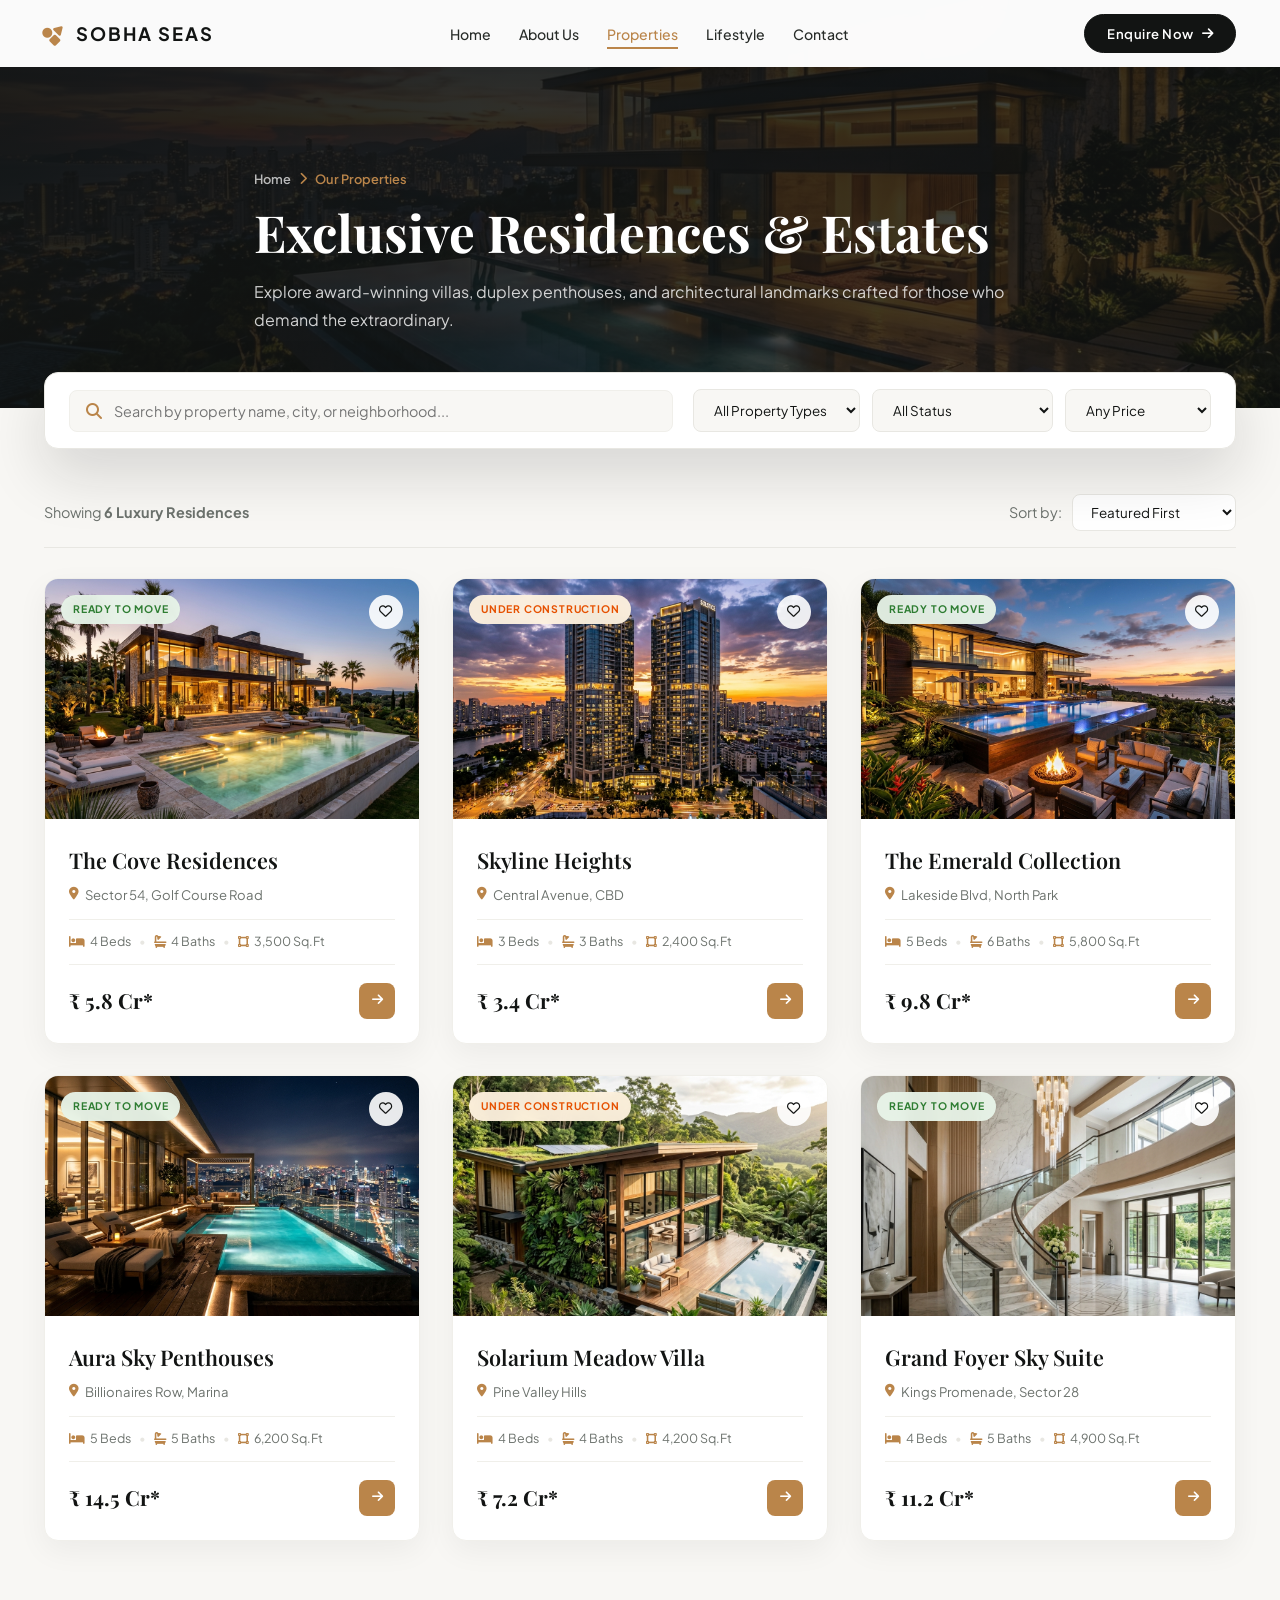
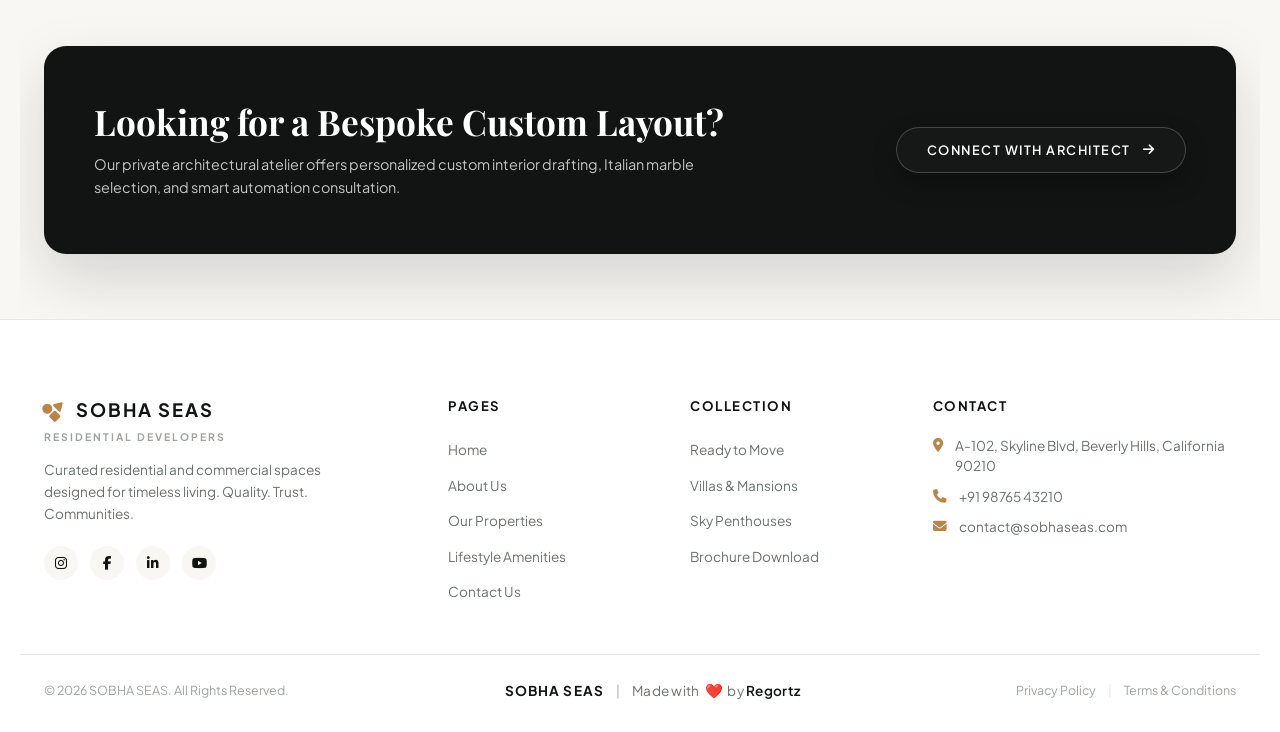
<file: properties.html>
<!DOCTYPE html>
<html lang="en">
<head>
    <meta charset="UTF-8">
    <meta name="viewport" content="width=device-width, initial-scale=1.0, maximum-scale=5.0">
    <title>Properties Portfolio | SOBHA SEAS</title>
    <meta name="description" content="Explore our complete collection of luxury residences, sky penthouses, and private villas.">
    <link rel="preconnect" href="https://fonts.googleapis.com">
    <link rel="preconnect" href="https://fonts.gstatic.com" crossorigin>
    <link href="https://fonts.googleapis.com/css2?family=Plus+Jakarta+Sans:wght@300;400;500;600;700;800&family=Playfair+Display:ital,wght@0,400;0,500;0,600;0,700;1,400&family=Alex+Brush&display=swap" rel="stylesheet">
    <link rel="stylesheet" href="https://cdnjs.cloudflare.com/ajax/libs/font-awesome/6.5.1/css/all.min.css">
    <link rel="stylesheet" href="style.css">
</head>
<body class="inner-page">
    <!-- Toast Notification -->
    <div id="toastNotification" class="toast-popup">
        <i class="fa-solid fa-circle-check toast-icon"></i>
        <div class="toast-content">
            <h5 id="toastTitle">Notification</h5>
            <p id="toastMessage">Action completed successfully.</p>
        </div>
    </div>

    <!-- Mobile Offcanvas Menu Drawer -->
    <div id="mobileDrawer" class="mobile-drawer">
        <div class="drawer-header">
            <a href="index.html" class="brand-logo dark">
                <span class="brand-symbol"><i class="fa-solid fa-shapes"></i></span>
                <span class="brand-text">SOBHA SEAS</span>
            </a>
            <button id="closeDrawerBtn" class="close-drawer-btn" aria-label="Close menu">&times;</button>
        </div>
        <div class="drawer-body">
            <ul class="drawer-links">
                <li><a href="index.html" class="drawer-nav-item"><i class="fa-solid fa-house"></i> Home</a></li>
                <li><a href="about.html" class="drawer-nav-item"><i class="fa-solid fa-compass"></i> About Us</a></li>
                <li><a href="properties.html" class="drawer-nav-item active"><i class="fa-solid fa-building"></i> Properties</a></li>
                <li><a href="lifestyle.html" class="drawer-nav-item"><i class="fa-solid fa-tree"></i> Lifestyle & Amenities</a></li>
                <li><a href="contact.html" class="drawer-nav-item"><i class="fa-solid fa-phone"></i> Contact</a></li>
            </ul>
            <div class="drawer-footer">
                <button class="btn btn-drawer-cta open-inquiry-btn">Schedule Private Visit</button>
                <p class="drawer-contact-line"><i class="fa-solid fa-phone"></i> +91 98765 43210</p>
            </div>
        </div>
    </div>
    <div id="drawerOverlay" class="drawer-overlay"></div>

    <!-- Header Navigation -->
    <header id="main-nav" class="navbar scrolled">
        <div class="nav-container">
            <a href="index.html" class="brand-logo">
                <span class="brand-symbol"><i class="fa-solid fa-shapes"></i></span>
                <span class="brand-text">SOBHA SEAS</span>
            </a>
            <nav class="nav-menu">
                <ul class="nav-links">
                    <li><a href="index.html">Home</a></li>
                    <li><a href="about.html">About Us</a></li>
                    <li><a href="properties.html" class="active">Properties</a></li>
                    <li><a href="lifestyle.html">Lifestyle</a></li>
                    <li><a href="contact.html">Contact</a></li>
                </ul>
            </nav>
            <div class="nav-actions">
                <button class="btn btn-nav open-inquiry-btn">Enquire Now <i class="fa-solid fa-arrow-right"></i></button>
                <button class="mobile-menu-btn" id="mobile-toggle" aria-label="Toggle navigation">
                    <span></span>
                    <span></span>
                    <span></span>
                </button>
            </div>
        </div>
    </header>

    <main class="page-content-wrapper">
        <!-- Inner Page Hero Banner -->
        <section class="page-banner-hero" style="background-image: url('assets/hero_villa.jpg');">
            <div class="page-banner-overlay"></div>
            <div class="container page-banner-content" data-reveal="fade-up">
                <div class="breadcrumbs">
                    <a href="index.html">Home</a> <i class="fa-solid fa-chevron-right"></i> <span>Our Properties</span>
                </div>
                <h1 class="page-banner-title">Exclusive Residences & Estates</h1>
                <p class="page-banner-desc">Explore award-winning villas, duplex penthouses, and architectural landmarks crafted for those who demand the extraordinary.</p>
            </div>
        </section>

        <!-- Search & Filter Controls -->
        <section class="prop-filter-strip">
            <div class="container">
                <div class="inner-filter-card" data-reveal="fade-up">
                    <div class="filter-search-input">
                        <i class="fa-solid fa-magnifying-glass"></i>
                        <input type="text" id="propSearchQuery" placeholder="Search by property name, city, or neighborhood...">
                    </div>
                    <div class="filter-select-group">
                        <select id="typeFilter">
                            <option value="all">All Property Types</option>
                            <option value="villas">Villas</option>
                            <option value="penthouse">Penthouses</option>
                        </select>
                        <select id="statusFilter">
                            <option value="all">All Status</option>
                            <option value="ready">Ready to Move</option>
                            <option value="construction">Under Construction</option>
                        </select>
                        <select id="priceFilter">
                            <option value="all">Any Price</option>
                            <option value="low">Under ₹ 5 Cr</option>
                            <option value="mid">₹ 5 Cr - ₹ 10 Cr</option>
                            <option value="high">Above ₹ 10 Cr</option>
                        </select>
                    </div>
                </div>
            </div>
        </section>

        <!-- Properties Grid Section -->
        <section class="section-padding" style="padding-top: 45px; padding-bottom: 55px;">
            <div class="container">
                <div class="property-grid-header">
                    <p id="resultsCount">Showing <strong>6 Luxury Residences</strong></p>
                    <div class="sort-selector">
                        <span>Sort by:</span>
                        <select id="sortBySelect">
                            <option value="featured">Featured First</option>
                            <option value="price-asc">Price: Low to High</option>
                            <option value="price-desc">Price: High to Low</option>
                        </select>
                    </div>
                </div>

                <div class="property-cards-grid" id="allPropertiesGrid">
                    <!-- Property 1 -->
                    <div class="property-card" data-category="villas ready" data-title="The Cove Residences" data-price="₹ 5.8 Cr*" data-numeric-price="5.8" data-location="Sector 54, Golf Course Road" data-beds="4 Beds" data-baths="4 Baths" data-area="3,500 Sq.Ft" data-img="assets/the_residences.jpg" data-reveal="fade-up">
                        <div class="card-media">
                            <div class="card-img" style="background-image: url('assets/the_residences.jpg');"></div>
                            <span class="status-pill green">READY TO MOVE</span>
                            <button class="fav-btn" aria-label="Save property"><i class="fa-regular fa-heart"></i></button>
                        </div>
                        <div class="card-body">
                            <h3 class="prop-title">The Cove Residences</h3>
                            <p class="prop-address"><i class="fa-solid fa-location-dot"></i> Sector 54, Golf Course Road</p>
                            <div class="prop-specs">
                                <span><i class="fa-solid fa-bed"></i> 4 Beds</span>
                                <span class="spec-dot">•</span>
                                <span><i class="fa-solid fa-bath"></i> 4 Baths</span>
                                <span class="spec-dot">•</span>
                                <span><i class="fa-solid fa-vector-square"></i> 3,500 Sq.Ft</span>
                            </div>
                            <div class="prop-footer">
                                <div class="price-box">
                                    <span class="price-val">₹ 5.8 Cr*</span>
                                </div>
                                <button class="card-action-sq quick-prop-btn" aria-label="View property details"><i class="fa-solid fa-arrow-right"></i></button>
                            </div>
                        </div>
                    </div>

                    <!-- Property 2 -->
                    <div class="property-card" data-category="penthouse construction" data-title="Skyline Heights" data-price="₹ 3.4 Cr*" data-numeric-price="3.4" data-location="Central Avenue, CBD" data-beds="3 Beds" data-baths="3 Baths" data-area="2,400 Sq.Ft" data-img="assets/skyline_towers.jpg" data-reveal="fade-up" data-delay="100">
                        <div class="card-media">
                            <div class="card-img" style="background-image: url('assets/skyline_towers.jpg');"></div>
                            <span class="status-pill orange">UNDER CONSTRUCTION</span>
                            <button class="fav-btn" aria-label="Save property"><i class="fa-regular fa-heart"></i></button>
                        </div>
                        <div class="card-body">
                            <h3 class="prop-title">Skyline Heights</h3>
                            <p class="prop-address"><i class="fa-solid fa-location-dot"></i> Central Avenue, CBD</p>
                            <div class="prop-specs">
                                <span><i class="fa-solid fa-bed"></i> 3 Beds</span>
                                <span class="spec-dot">•</span>
                                <span><i class="fa-solid fa-bath"></i> 3 Baths</span>
                                <span class="spec-dot">•</span>
                                <span><i class="fa-solid fa-vector-square"></i> 2,400 Sq.Ft</span>
                            </div>
                            <div class="prop-footer">
                                <div class="price-box">
                                    <span class="price-val">₹ 3.4 Cr*</span>
                                </div>
                                <button class="card-action-sq quick-prop-btn" aria-label="View property details"><i class="fa-solid fa-arrow-right"></i></button>
                            </div>
                        </div>
                    </div>

                    <!-- Property 3 -->
                    <div class="property-card" data-category="villas ready" data-title="The Emerald Collection" data-price="₹ 9.8 Cr*" data-numeric-price="9.8" data-location="Lakeside Blvd, North Park" data-beds="5 Beds" data-baths="6 Baths" data-area="5,800 Sq.Ft" data-img="assets/the_emerald.jpg" data-reveal="fade-up" data-delay="200">
                        <div class="card-media">
                            <div class="card-img" style="background-image: url('assets/the_emerald.jpg');"></div>
                            <span class="status-pill green">READY TO MOVE</span>
                            <button class="fav-btn" aria-label="Save property"><i class="fa-regular fa-heart"></i></button>
                        </div>
                        <div class="card-body">
                            <h3 class="prop-title">The Emerald Collection</h3>
                            <p class="prop-address"><i class="fa-solid fa-location-dot"></i> Lakeside Blvd, North Park</p>
                            <div class="prop-specs">
                                <span><i class="fa-solid fa-bed"></i> 5 Beds</span>
                                <span class="spec-dot">•</span>
                                <span><i class="fa-solid fa-bath"></i> 6 Baths</span>
                                <span class="spec-dot">•</span>
                                <span><i class="fa-solid fa-vector-square"></i> 5,800 Sq.Ft</span>
                            </div>
                            <div class="prop-footer">
                                <div class="price-box">
                                    <span class="price-val">₹ 9.8 Cr*</span>
                                </div>
                                <button class="card-action-sq quick-prop-btn" aria-label="View property details"><i class="fa-solid fa-arrow-right"></i></button>
                            </div>
                        </div>
                    </div>

                    <!-- Property 4 -->
                    <div class="property-card" data-category="penthouse ready" data-title="Aura Sky Penthouses" data-price="₹ 14.5 Cr*" data-numeric-price="14.5" data-location="Billionaires Row, Marina" data-beds="5 Beds" data-baths="5 Baths" data-area="6,200 Sq.Ft" data-img="assets/sky_villa.jpg" data-reveal="fade-up">
                        <div class="card-media">
                            <div class="card-img" style="background-image: url('assets/sky_villa.jpg');"></div>
                            <span class="status-pill green">READY TO MOVE</span>
                            <button class="fav-btn" aria-label="Save property"><i class="fa-regular fa-heart"></i></button>
                        </div>
                        <div class="card-body">
                            <h3 class="prop-title">Aura Sky Penthouses</h3>
                            <p class="prop-address"><i class="fa-solid fa-location-dot"></i> Billionaires Row, Marina</p>
                            <div class="prop-specs">
                                <span><i class="fa-solid fa-bed"></i> 5 Beds</span>
                                <span class="spec-dot">•</span>
                                <span><i class="fa-solid fa-bath"></i> 5 Baths</span>
                                <span class="spec-dot">•</span>
                                <span><i class="fa-solid fa-vector-square"></i> 6,200 Sq.Ft</span>
                            </div>
                            <div class="prop-footer">
                                <div class="price-box">
                                    <span class="price-val">₹ 14.5 Cr*</span>
                                </div>
                                <button class="card-action-sq quick-prop-btn" aria-label="View property details"><i class="fa-solid fa-arrow-right"></i></button>
                            </div>
                        </div>
                    </div>

                    <!-- Property 5 -->
                    <div class="property-card" data-category="villas construction" data-title="Solarium Meadow Villa" data-price="₹ 7.2 Cr*" data-numeric-price="7.2" data-location="Pine Valley Hills" data-beds="4 Beds" data-baths="4 Baths" data-area="4,200 Sq.Ft" data-img="assets/hero3.png" data-reveal="fade-up" data-delay="100">
                        <div class="card-media">
                            <div class="card-img" style="background-image: url('assets/hero3.png');"></div>
                            <span class="status-pill orange">UNDER CONSTRUCTION</span>
                            <button class="fav-btn" aria-label="Save property"><i class="fa-regular fa-heart"></i></button>
                        </div>
                        <div class="card-body">
                            <h3 class="prop-title">Solarium Meadow Villa</h3>
                            <p class="prop-address"><i class="fa-solid fa-location-dot"></i> Pine Valley Hills</p>
                            <div class="prop-specs">
                                <span><i class="fa-solid fa-bed"></i> 4 Beds</span>
                                <span class="spec-dot">•</span>
                                <span><i class="fa-solid fa-bath"></i> 4 Baths</span>
                                <span class="spec-dot">•</span>
                                <span><i class="fa-solid fa-vector-square"></i> 4,200 Sq.Ft</span>
                            </div>
                            <div class="prop-footer">
                                <div class="price-box">
                                    <span class="price-val">₹ 7.2 Cr*</span>
                                </div>
                                <button class="card-action-sq quick-prop-btn" aria-label="View property details"><i class="fa-solid fa-arrow-right"></i></button>
                            </div>
                        </div>
                    </div>

                    <!-- Property 6 -->
                    <div class="property-card" data-category="penthouse ready" data-title="Grand Foyer Sky Suite" data-price="₹ 11.2 Cr*" data-numeric-price="11.2" data-location="Kings Promenade, Sector 28" data-beds="4 Beds" data-baths="5 Baths" data-area="4,900 Sq.Ft" data-img="assets/gallery1.png" data-reveal="fade-up" data-delay="200">
                        <div class="card-media">
                            <div class="card-img" style="background-image: url('assets/gallery1.png');"></div>
                            <span class="status-pill green">READY TO MOVE</span>
                            <button class="fav-btn" aria-label="Save property"><i class="fa-regular fa-heart"></i></button>
                        </div>
                        <div class="card-body">
                            <h3 class="prop-title">Grand Foyer Sky Suite</h3>
                            <p class="prop-address"><i class="fa-solid fa-location-dot"></i> Kings Promenade, Sector 28</p>
                            <div class="prop-specs">
                                <span><i class="fa-solid fa-bed"></i> 4 Beds</span>
                                <span class="spec-dot">•</span>
                                <span><i class="fa-solid fa-bath"></i> 5 Baths</span>
                                <span class="spec-dot">•</span>
                                <span><i class="fa-solid fa-vector-square"></i> 4,900 Sq.Ft</span>
                            </div>
                            <div class="prop-footer">
                                <div class="price-box">
                                    <span class="price-val">₹ 11.2 Cr*</span>
                                </div>
                                <button class="card-action-sq quick-prop-btn" aria-label="View property details"><i class="fa-solid fa-arrow-right"></i></button>
                            </div>
                        </div>
                    </div>
                </div>
            </div>
        </section>

        <!-- Bespoke Consultation CTA Strip -->
        <section class="container" style="margin-bottom: 65px;" data-reveal="fade-up">
            <div class="inner-cta-card">
                <div class="inner-cta-text">
                    <h2>Looking for a Bespoke Custom Layout?</h2>
                    <p>Our private architectural atelier offers personalized custom interior drafting, Italian marble selection, and smart automation consultation.</p>
                </div>
                <button class="btn btn-dark-pill open-inquiry-btn">
                    <span>CONNECT WITH ARCHITECT</span>
                    <i class="fa-solid fa-arrow-right"></i>
                </button>
            </div>
        </section>
    </main>

    <!-- FOOTER -->
    <footer class="site-footer">
        <div class="container footer-main-grid">
            <div class="f-brand-col">
                <div class="footer-logo">
                    <span class="brand-symbol"><i class="fa-solid fa-shapes"></i></span>
                    <span class="brand-text">SOBHA SEAS</span>
                </div>
                <span class="brand-subline">RESIDENTIAL DEVELOPERS</span>
                <p class="brand-description">
                    Curated residential and commercial spaces designed for timeless living. Quality. Trust. Communities.
                </p>
                <div class="footer-socials">
                    <a href="https://instagram.com" target="_blank" rel="noopener" aria-label="Instagram"><i class="fa-brands fa-instagram"></i></a>
                    <a href="https://facebook.com" target="_blank" rel="noopener" aria-label="Facebook"><i class="fa-brands fa-facebook-f"></i></a>
                    <a href="https://linkedin.com" target="_blank" rel="noopener" aria-label="LinkedIn"><i class="fa-brands fa-linkedin-in"></i></a>
                    <a href="https://youtube.com" target="_blank" rel="noopener" aria-label="YouTube"><i class="fa-brands fa-youtube"></i></a>
                </div>
            </div>

            <div class="f-links-col">
                <h4>PAGES</h4>
                <ul>
                    <li><a href="index.html">Home</a></li>
                    <li><a href="about.html">About Us</a></li>
                    <li><a href="properties.html">Our Properties</a></li>
                    <li><a href="lifestyle.html">Lifestyle Amenities</a></li>
                    <li><a href="contact.html">Contact Us</a></li>
                </ul>
            </div>

            <div class="f-links-col">
                <h4>COLLECTION</h4>
                <ul>
                    <li><a href="properties.html">Ready to Move</a></li>
                    <li><a href="properties.html">Villas & Mansions</a></li>
                    <li><a href="properties.html">Sky Penthouses</a></li>
                    <li><a href="contact.html">Brochure Download</a></li>
                </ul>
            </div>

            <div class="f-links-col contact-col">
                <h4>CONTACT</h4>
                <ul class="contact-list">
                    <li>
                        <i class="fa-solid fa-location-dot"></i>
                        <span>A-102, Skyline Blvd, Beverly Hills, California 90210</span>
                    </li>
                    <li>
                        <i class="fa-solid fa-phone"></i>
                        <span><a href="tel:+919876543210">+91 98765 43210</a></span>
                    </li>
                    <li>
                        <i class="fa-solid fa-envelope"></i>
                        <span><a href="mailto:contact@sobhaseas.com">contact@sobhaseas.com</a></span>
                    </li>
                </ul>
            </div>
        </div>

        <div class="container footer-bottom-bar">
            <p>&copy; 2026 SOBHA SEAS. All Rights Reserved.</p>
            <div class="footer-credit" style="color: #6c726d;">
                <span class="credit-brand" style="color: #121413; font-weight: 700;">SOBHA SEAS</span>
                <span class="credit-divider" style="color: #94a3b8; margin: 0 4px;">|</span>
                <span class="credit-text" style="color: #6c726d;">Made with <span class="credit-heart" aria-hidden="true" style="color: #ff385c; display: inline-block; margin: 0 3px;">❤️</span> by <span class="credit-author" style="color: #121413; font-weight: 600;">Regortz</span></span>
            </div>
            <div class="f-bottom-links">
                <a href="#">Privacy Policy</a>
                <span class="sep">|</span>
                <a href="#">Terms & Conditions</a>
            </div>
        </div>

        <button id="scrollTopBtn" class="scroll-top-btn" aria-label="Scroll to top">
            <i class="fa-solid fa-arrow-up"></i>
        </button>
    </footer>

    <!-- Property Quick View Modal -->
    <div id="propertyModal" class="modal-backdrop">
        <div class="modal-card modal-medium">
            <button class="modal-close" id="closePropertyModalBtn" aria-label="Close modal">&times;</button>
            <div class="prop-modal-content">
                <div id="propModalImg" class="prop-modal-media" style="background-image: url('assets/the_residences.jpg');">
                    <span id="propModalPrice" class="prop-badge-price">₹ 5.8 Cr*</span>
                </div>
                <div class="prop-modal-body">
                    <span class="sub-label">LUXURY SPECIFICATION</span>
                    <h3 id="propModalTitle">The Cove Residences</h3>
                    <p id="propModalAddress" class="prop-modal-addr"><i class="fa-solid fa-location-dot"></i> Sector 54, Golf Course Road</p>
                    
                    <div class="prop-modal-features">
                        <div class="p-feat-item">
                            <i class="fa-solid fa-bed"></i>
                            <span id="propModalBeds">4 Beds</span>
                        </div>
                        <div class="p-feat-item">
                            <i class="fa-solid fa-bath"></i>
                            <span id="propModalBaths">4 Baths</span>
                        </div>
                        <div class="p-feat-item">
                            <i class="fa-solid fa-vector-square"></i>
                            <span id="propModalArea">3,500 Sq.Ft</span>
                        </div>
                        <div class="p-feat-item">
                            <i class="fa-solid fa-parking"></i>
                            <span>3 Covered Bays</span>
                        </div>
                    </div>

                    <p class="prop-modal-desc">
                        Engineered with Italian marble flooring, soundproof triple-glazed windows, private elevator lobby, and panoramic balconies overlooking scenic green horizons.
                    </p>

                    <div class="prop-modal-actions">
                        <button class="btn btn-tour-primary open-inquiry-btn" style="width: 100%;">
                            <i class="fa-solid fa-calendar-check"></i> Book Private Site Tour
                        </button>
                    </div>
                </div>
            </div>
        </div>
    </div>

    <!-- Booking & Inquiry Consultation Modal -->
    <div id="inquiryModal" class="modal-backdrop">
        <div class="modal-card modal-medium">
            <button class="modal-close" id="closeInquiryModalBtn" aria-label="Close modal">&times;</button>
            <div class="inquiry-modal-body">
                <span class="sub-label">PRIVATE CONCIERGE</span>
                <h3 class="inquiry-title">Schedule a VIP Consultation</h3>
                <p class="inquiry-sub">Our senior real estate advisors will provide bespoke property portfolios, floor plans, and preferential investment allocations.</p>

                <form id="inquiryForm" class="inquiry-form-grid">
                    <div class="inq-field">
                        <label>Your Full Name *</label>
                        <input type="text" id="inqName" placeholder="e.g. Alexander Vance" required>
                    </div>
                    <div class="inq-field">
                        <label>Email Address *</label>
                        <input type="email" id="inqEmail" placeholder="e.g. alex@example.com" required>
                    </div>
                    <div class="inq-field">
                        <label>Phone / WhatsApp *</label>
                        <input type="tel" id="inqPhone" placeholder="+91 98765 00000" required>
                    </div>
                    <div class="inq-field">
                        <label>Interested Residence</label>
                        <select id="inqProperty">
                            <option value="The Cove Residences">The Cove Residences (Sector 54)</option>
                            <option value="Skyline Heights">Skyline Heights (CBD)</option>
                            <option value="The Emerald Collection">The Emerald Collection (North Park)</option>
                            <option value="Aura Sky Penthouses">Aura Sky Penthouses (Marina)</option>
                            <option value="Solarium Meadow Villa">Solarium Meadow Villa (Pine Valley)</option>
                            <option value="Grand Foyer Sky Suite">Grand Foyer Sky Suite (Kings Promenade)</option>
                        </select>
                    </div>
                    <div class="inq-field full-width">
                        <label>Preferred Visit Date & Note</label>
                        <textarea id="inqNotes" rows="3" placeholder="Tell us about your requirements or preferred time for a visit..."></textarea>
                    </div>
                    <div class="inq-field full-width">
                        <button type="submit" class="btn btn-tour-primary" style="width: 100%;">
                            <i class="fa-solid fa-paper-plane"></i> Submit Request
                        </button>
                    </div>
                </form>
            </div>
        </div>
    </div>

    <script src="script.js"></script>
    <script>
        // Dedicated filter logic for properties page
        document.addEventListener('DOMContentLoaded', () => {
            const searchInput = document.getElementById('propSearchQuery');
            const typeFilter = document.getElementById('typeFilter');
            const statusFilter = document.getElementById('statusFilter');
            const priceFilter = document.getElementById('priceFilter');
            const sortBySelect = document.getElementById('sortBySelect');
            const cards = Array.from(document.querySelectorAll('#allPropertiesGrid .property-card'));
            const countLabel = document.getElementById('resultsCount');

            function applyFilters() {
                const query = searchInput ? searchInput.value.toLowerCase() : '';
                const type = typeFilter ? typeFilter.value : 'all';
                const status = statusFilter ? statusFilter.value : 'all';
                const price = priceFilter ? priceFilter.value : 'all';

                let visibleCount = 0;

                cards.forEach(card => {
                    const title = card.getAttribute('data-title').toLowerCase();
                    const location = card.getAttribute('data-location').toLowerCase();
                    const category = card.getAttribute('data-category').toLowerCase();
                    const numPrice = parseFloat(card.getAttribute('data-numeric-price'));

                    let matchQuery = title.includes(query) || location.includes(query);
                    let matchType = (type === 'all') || category.includes(type);
                    let matchStatus = (status === 'all') || category.includes(status);
                    
                    let matchPrice = true;
                    if (price === 'low') matchPrice = numPrice < 5;
                    else if (price === 'mid') matchPrice = numPrice >= 5 && numPrice <= 10;
                    else if (price === 'high') matchPrice = numPrice > 10;

                    if (matchQuery && matchType && matchStatus && matchPrice) {
                        card.style.display = '';
                        visibleCount++;
                    } else {
                        card.style.display = 'none';
                    }
                });

                if (countLabel) {
                    countLabel.innerHTML = `Showing <strong>${visibleCount} Luxury Residences</strong>`;
                }
            }

            if (searchInput) searchInput.addEventListener('input', applyFilters);
            if (typeFilter) typeFilter.addEventListener('change', applyFilters);
            if (statusFilter) statusFilter.addEventListener('change', applyFilters);
            if (priceFilter) priceFilter.addEventListener('change', applyFilters);

            if (sortBySelect) {
                sortBySelect.addEventListener('change', () => {
                    const grid = document.getElementById('allPropertiesGrid');
                    const val = sortBySelect.value;
                    if (val === 'price-asc') {
                        cards.sort((a,b) => parseFloat(a.getAttribute('data-numeric-price')) - parseFloat(b.getAttribute('data-numeric-price')));
                    } else if (val === 'price-desc') {
                        cards.sort((a,b) => parseFloat(b.getAttribute('data-numeric-price')) - parseFloat(a.getAttribute('data-numeric-price')));
                    }
                    cards.forEach(c => grid.appendChild(c));
                });
            }
        });
    </script>
</body>
</html>
</file>
<file: style.css>
/* ==========================================================================
   SOBHA SEAS - Luxury Real Estate Stylesheet
   Fully responsive across all mobile screens (320px+), tablets, desktops
   Featuring ultra-smooth sliding carousels, modals, and micro-interactions
   ========================================================================== */

:root {
    --primary-font: 'Plus Jakarta Sans', -apple-system, BlinkMacSystemFont, sans-serif;
    --serif-font: 'Playfair Display', Georgia, serif;
    --signature-font: 'Alex Brush', cursive;

    /* Palette */
    --color-bg-warm: #F8F7F4;
    --color-bg-white: #FFFFFF;
    --color-dark: #121413;
    --color-dark-surface: #1E2220;
    --color-accent-amber: #BA854A;
    --color-accent-hover: #A06E37;
    --color-text-main: #272B28;
    --color-text-muted: #6C726D;
    --color-text-light: #9EA5A0;
    --color-border: #E8E7E2;
    --color-border-light: #F0EFEA;
    --color-pill-green: #E8F5E9;
    --color-pill-green-text: #2E7D32;
    --color-pill-orange: #FFF3E0;
    --color-pill-orange-text: #E65100;
    
    /* Layout & Spacing */
    --max-w: 1240px;
    --radius-sm: 8px;
    --radius-md: 14px;
    --radius-lg: 22px;
    --radius-pill: 9999px;
    
    /* Transitions & Shadows */
    --ease-out-expo: cubic-bezier(0.16, 1, 0.3, 1);
    --transition-smooth: all 0.4s var(--ease-out-expo);
    --shadow-soft: 0 10px 30px rgba(0, 0, 0, 0.05);
    --shadow-hover: 0 20px 45px rgba(0, 0, 0, 0.12);
    --shadow-floating: 0 25px 60px rgba(18, 20, 19, 0.15);
}

/* Base & Reset */
*, *::before, *::after {
    margin: 0;
    padding: 0;
    box-sizing: border-box;
}

html {
    scroll-behavior: smooth;
    font-size: 16px;
    overflow-x: hidden;
    max-width: 100%;
    width: 100%;
}

body {
    font-family: var(--primary-font);
    background-color: var(--color-bg-warm);
    color: var(--color-text-main);
    line-height: 1.6;
    overflow-x: hidden;
    max-width: 100%;
    width: 100%;
    position: relative;
    -webkit-font-smoothing: antialiased;
}

img {
    max-width: 100%;
    height: auto;
    display: block;
}

a {
    color: inherit;
    text-decoration: none;
    transition: var(--transition-smooth);
}

button {
    font-family: inherit;
    border: none;
    outline: none;
    background: transparent;
    cursor: pointer;
    transition: var(--transition-smooth);
}

.container {
    width: 100%;
    max-width: var(--max-w);
    margin: 0 auto;
    padding: 0 24px;
    box-sizing: border-box;
}

section, header, footer, main {
    max-width: 100%;
    overflow-x: clip;
}

.text-center {
    text-align: center;
}

.sub-label {
    display: inline-block;
    font-size: 0.75rem;
    font-weight: 700;
    letter-spacing: 2px;
    text-transform: uppercase;
    color: var(--color-accent-amber);
    margin-bottom: 12px;
}

.sub-label.light {
    color: var(--color-accent-amber);
}

.section-heading {
    font-family: var(--serif-font);
    font-size: 2.5rem;
    line-height: 1.2;
    font-weight: 600;
    color: var(--color-dark);
    margin-bottom: 20px;
    text-wrap: balance;
}

.section-sub-copy {
    font-size: 0.95rem;
    color: var(--color-text-muted);
    max-width: 600px;
    margin: 0 auto;
    line-height: 1.65;
}

/* Toast Notification Popup */
.toast-popup {
    position: fixed;
    top: 24px;
    right: 24px;
    background: #FFFFFF;
    border-radius: var(--radius-md);
    padding: 16px 22px;
    box-shadow: 0 15px 40px rgba(0, 0, 0, 0.16);
    display: flex;
    align-items: center;
    gap: 14px;
    z-index: 3000;
    border-left: 5px solid var(--color-accent-amber);
    transform: translateY(-80px);
    opacity: 0;
    pointer-events: none;
    transition: transform 0.4s var(--ease-out-expo), opacity 0.4s ease;
}

.toast-popup.show {
    transform: translateY(0);
    opacity: 1;
    pointer-events: auto;
}

.toast-icon {
    font-size: 1.5rem;
    color: #2E7D32;
}

.toast-content h5 {
    font-size: 0.92rem;
    font-weight: 700;
    color: var(--color-dark);
}

.toast-content p {
    font-size: 0.8rem;
    color: var(--color-text-muted);
}

/* ==========================================================================
   OFFCANVAS MOBILE DRAWER & OVERLAY
   ========================================================================== */
.mobile-drawer {
    position: fixed;
    top: 0;
    right: 0;
    width: min(300px, 82vw);
    height: 100%;
    background-color: #FFFFFF;
    z-index: 2100;
    box-shadow: -10px 0 30px rgba(0, 0, 0, 0.15);
    display: flex;
    flex-direction: column;
    transform: translateX(105%);
    transition: transform 0.4s var(--ease-out-expo), visibility 0.4s ease;
    overflow-y: auto;
    visibility: hidden;
}

.mobile-drawer.open {
    transform: translateX(0);
    visibility: visible;
}

.drawer-overlay {
    position: fixed;
    inset: 0;
    background: rgba(0, 0, 0, 0.6);
    backdrop-filter: blur(4px);
    z-index: 2050;
    opacity: 0;
    visibility: hidden;
    transition: var(--transition-smooth);
}

.drawer-overlay.active {
    opacity: 1;
    visibility: visible;
}

.drawer-header {
    display: flex;
    align-items: center;
    justify-content: space-between;
    padding: 22px 24px;
    border-bottom: 1px solid var(--color-border);
}

.brand-logo.dark {
    color: var(--color-dark);
}

.close-drawer-btn {
    font-size: 2rem;
    line-height: 1;
    color: var(--color-dark);
}

.drawer-body {
    padding: 24px;
    display: flex;
    flex-direction: column;
    justify-content: space-between;
    flex: 1;
}

.drawer-links {
    list-style: none;
    display: flex;
    flex-direction: column;
    gap: 16px;
}

.drawer-nav-item {
    font-size: 0.95rem;
    font-weight: 600;
    color: var(--color-text-main);
    display: flex;
    align-items: center;
    gap: 12px;
    padding: 8px 0;
}

.drawer-nav-item i {
    width: 20px;
    color: var(--color-accent-amber);
    font-size: 0.9rem;
}

.drawer-nav-item:hover,
.drawer-nav-item.active {
    color: var(--color-accent-amber);
    transform: translateX(4px);
}

.drawer-footer {
    padding-top: 24px;
    border-top: 1px solid var(--color-border);
    margin-top: 24px;
}

.btn-drawer-cta {
    display: block;
    width: 100%;
    text-align: center;
    padding: 12px 20px;
    background: var(--color-dark);
    color: #FFFFFF;
    border-radius: var(--radius-pill);
    font-weight: 700;
    font-size: 0.82rem;
    margin-bottom: 14px;
}

.btn-drawer-cta:hover {
    background: var(--color-accent-amber);
}

.drawer-contact-line {
    font-size: 0.8rem;
    color: var(--color-text-muted);
    text-align: center;
}

/* ==========================================================================
   NAVIGATION
   ========================================================================== */
.navbar {
    position: fixed;
    top: 0;
    left: 0;
    width: 100%;
    z-index: 1000;
    transition: all 0.35s ease;
    padding: 22px 0;
    background: transparent;
}

.navbar.scrolled {
    background: rgba(255, 255, 255, 0.96);
    backdrop-filter: blur(14px);
    box-shadow: 0 10px 30px rgba(0, 0, 0, 0.06);
    padding: 14px 0;
}

.nav-container {
    max-width: var(--max-w);
    margin: 0 auto;
    padding: 0 24px;
    display: flex;
    align-items: center;
    justify-content: space-between;
}

.brand-logo {
    display: flex;
    align-items: center;
    gap: 10px;
    font-weight: 700;
    font-size: 1.15rem;
    letter-spacing: 2px;
    color: #FFFFFF;
}

.navbar.scrolled .brand-logo {
    color: var(--color-dark);
}

.brand-symbol {
    font-size: 1.25rem;
    color: var(--color-accent-amber);
    display: inline-flex;
    transform: rotate(45deg);
    transition: transform 0.4s ease;
}

.brand-logo:hover .brand-symbol {
    transform: rotate(135deg);
}

.nav-links {
    display: flex;
    align-items: center;
    gap: 28px;
    list-style: none;
}

.nav-links a {
    font-size: 0.88rem;
    font-weight: 500;
    color: rgba(255, 255, 255, 0.85);
    position: relative;
    padding: 6px 0;
}

.nav-links a::after {
    content: '';
    position: absolute;
    bottom: 0;
    left: 0;
    width: 0;
    height: 2px;
    background-color: var(--color-accent-amber);
    transition: width 0.3s ease;
}

.nav-links a:hover,
.nav-links a.active {
    color: #FFFFFF;
}

.nav-links a:hover::after,
.nav-links a.active::after {
    width: 100%;
}

.navbar.scrolled .nav-links a {
    color: var(--color-text-main);
}

.navbar.scrolled .nav-links a:hover,
.navbar.scrolled .nav-links a.active {
    color: var(--color-accent-amber);
}

.nav-actions {
    display: flex;
    align-items: center;
    gap: 16px;
}

.btn-nav {
    display: inline-flex;
    align-items: center;
    gap: 8px;
    padding: 10px 22px;
    border-radius: var(--radius-pill);
    background-color: rgba(255, 255, 255, 0.18);
    backdrop-filter: blur(10px);
    color: #FFFFFF;
    font-size: 0.82rem;
    font-weight: 600;
    letter-spacing: 0.5px;
    border: 1px solid rgba(255, 255, 255, 0.3);
    transition: var(--transition-smooth);
}

.btn-nav:hover {
    background-color: #FFFFFF;
    color: var(--color-dark);
    transform: translateY(-2px);
    box-shadow: 0 8px 20px rgba(0, 0, 0, 0.15);
}

.navbar.scrolled .btn-nav {
    background-color: var(--color-dark);
    color: #FFFFFF;
    border-color: var(--color-dark);
}

.navbar.scrolled .btn-nav:hover {
    background-color: var(--color-accent-amber);
    border-color: var(--color-accent-amber);
}

/* Dedicated Inner Page Navbar */
body.inner-page .navbar {
    background: rgba(255, 255, 255, 0.98);
    backdrop-filter: blur(14px);
    box-shadow: 0 4px 20px rgba(0, 0, 0, 0.06);
    padding: 14px 0;
}

body.inner-page .navbar .brand-logo {
    color: var(--color-dark);
}

body.inner-page .navbar .nav-links a {
    color: var(--color-text-main);
}

body.inner-page .navbar .nav-links a:hover,
body.inner-page .navbar .nav-links a.active {
    color: var(--color-accent-amber);
}

body.inner-page .navbar .btn-nav {
    background-color: var(--color-dark);
    color: #FFFFFF;
    border-color: var(--color-dark);
}

body.inner-page .navbar .btn-nav:hover {
    background-color: var(--color-accent-amber);
    border-color: var(--color-accent-amber);
}

body.inner-page .navbar .mobile-menu-btn {
    background: var(--color-bg-warm);
}

body.inner-page .navbar .mobile-menu-btn span {
    background-color: var(--color-dark);
}

.mobile-menu-btn {
    display: none;
    flex-direction: column;
    justify-content: center;
    gap: 5px;
    width: 32px;
    height: 32px;
    cursor: pointer;
    background: rgba(255, 255, 255, 0.15);
    border-radius: 8px;
    padding: 6px;
}

.mobile-menu-btn span {
    display: block;
    width: 100%;
    height: 2px;
    background-color: #FFFFFF;
    transition: var(--transition-smooth);
}

.navbar.scrolled .mobile-menu-btn {
    background: var(--color-bg-warm);
}

.navbar.scrolled .mobile-menu-btn span {
    background-color: var(--color-dark);
}

/* ==========================================================================
   1. HERO SECTION WITH SMOOTH SLIDER CAROUSEL
   ========================================================================== */
.hero-section {
    position: relative;
    min-height: 100vh;
    padding-top: 140px;
    padding-bottom: 85px;
    display: flex;
    flex-direction: column;
    justify-content: space-between;
    overflow: hidden;
}

.hero-slides-wrapper {
    position: absolute;
    inset: 0;
    z-index: 1;
}

.hero-slide {
    position: absolute;
    inset: 0;
    opacity: 0;
    pointer-events: none;
    transition: opacity 1s var(--ease-out-expo);
    display: flex;
    flex-direction: column;
    justify-content: space-between;
    padding-top: 140px;
    padding-bottom: 120px;
}

.hero-slide.active {
    opacity: 1;
    pointer-events: auto;
    z-index: 2;
}

.hero-bg {
    position: absolute;
    inset: 0;
    background-size: cover;
    background-position: center right;
    z-index: 1;
    transform: scale(1.02);
    animation: slowZoom 20s infinite alternate ease-in-out;
}

@keyframes slowZoom {
    0% { transform: scale(1); }
    100% { transform: scale(1.06); }
}

.hero-gradient-overlay {
    position: absolute;
    inset: 0;
    background: linear-gradient(
        to right,
        rgba(18, 20, 19, 0.94) 0%,
        rgba(18, 20, 19, 0.76) 45%,
        rgba(18, 20, 19, 0.32) 80%,
        rgba(18, 20, 19, 0.15) 100%
    );
    z-index: 2;
}

.hero-container {
    position: relative;
    z-index: 3;
    max-width: var(--max-w);
    width: 100%;
    margin: 0 auto;
    padding: 0 24px;
    box-sizing: border-box;
    display: flex;
    justify-content: space-between;
    align-items: flex-end;
}

.hero-left-content {
    max-width: 580px;
    color: #FFFFFF;
}

.hero-tagline {
    display: inline-flex;
    align-items: center;
    gap: 8px;
    font-size: 0.75rem;
    font-weight: 600;
    letter-spacing: 2px;
    text-transform: uppercase;
    color: rgba(255, 255, 255, 0.75);
    margin-bottom: 22px;
}

.tag-dot {
    width: 6px;
    height: 6px;
    border-radius: 50%;
    background-color: var(--color-accent-amber);
    box-shadow: 0 0 10px var(--color-accent-amber);
}

.hero-headline {
    font-family: var(--serif-font);
    font-size: 4rem;
    line-height: 1.1;
    font-weight: 500;
    letter-spacing: -0.5px;
    margin-bottom: 24px;
    color: #FFFFFF;
}

.hero-subtext {
    font-size: 1.02rem;
    line-height: 1.7;
    color: rgba(255, 255, 255, 0.8);
    margin-bottom: 36px;
    max-width: 480px;
}

.hero-buttons {
    display: flex;
    align-items: center;
    gap: 20px;
    flex-wrap: wrap;
}

.btn-dark-pill {
    display: inline-flex;
    align-items: center;
    gap: 12px;
    padding: 14px 30px;
    background-color: #161817;
    border: 1px solid rgba(255, 255, 255, 0.2);
    border-radius: var(--radius-pill);
    color: #FFFFFF;
    font-size: 0.8rem;
    font-weight: 600;
    letter-spacing: 1.5px;
    transition: var(--transition-smooth);
    box-shadow: 0 10px 25px rgba(0, 0, 0, 0.3);
}

.btn-dark-pill:hover {
    background-color: var(--color-accent-amber);
    border-color: var(--color-accent-amber);
    transform: translateY(-3px);
    box-shadow: 0 15px 30px rgba(186, 133, 74, 0.35);
}

.btn-watch-tour {
    display: inline-flex;
    align-items: center;
    gap: 12px;
    color: #FFFFFF;
    font-size: 0.9rem;
    font-weight: 500;
    cursor: pointer;
}

.play-icon-circle {
    width: 42px;
    height: 42px;
    border-radius: 50%;
    background-color: rgba(255, 255, 255, 0.15);
    backdrop-filter: blur(8px);
    border: 1px solid rgba(255, 255, 255, 0.4);
    display: flex;
    align-items: center;
    justify-content: center;
    font-size: 0.85rem;
    transition: var(--transition-smooth);
}

.play-icon-circle i {
    margin-left: 2px;
}

.btn-watch-tour:hover .play-icon-circle {
    background-color: #FFFFFF;
    color: var(--color-dark);
    transform: scale(1.1);
}

/* Floating Hero Card (Right) */
.hero-floating-card {
    background: rgba(255, 255, 255, 0.92);
    backdrop-filter: blur(16px);
    border-radius: var(--radius-md);
    padding: 12px 16px;
    display: flex;
    align-items: center;
    gap: 14px;
    box-shadow: var(--shadow-floating);
    border: 1px solid rgba(255, 255, 255, 0.8);
    transition: var(--transition-smooth);
    margin-bottom: 20px;
}

.hero-floating-card:hover {
    transform: translateY(-5px);
    box-shadow: 0 30px 60px rgba(0, 0, 0, 0.25);
}

.card-thumb {
    width: 58px;
    height: 52px;
    border-radius: 8px;
    background-size: cover;
    background-position: center;
}

.card-info h4 {
    font-size: 0.88rem;
    font-weight: 700;
    color: var(--color-dark);
    margin-bottom: 2px;
}

.card-info p {
    font-size: 0.72rem;
    color: var(--color-text-muted);
}

.card-info p i {
    color: var(--color-accent-amber);
    margin-right: 3px;
}

.card-arrow {
    width: 34px;
    height: 34px;
    border-radius: 50%;
    background: var(--color-bg-warm);
    display: flex;
    align-items: center;
    justify-content: center;
    font-size: 0.75rem;
    color: var(--color-dark);
    transition: var(--transition-smooth);
}

.card-arrow:hover {
    background: var(--color-accent-amber);
    color: #FFFFFF;
    transform: translateX(3px);
}

/* Hero Slider Controls */
.hero-slider-arrows {
    position: relative;
    z-index: 5;
    max-width: var(--max-w);
    margin: 0 auto;
    padding: 0 24px;
    display: flex;
    align-items: center;
    justify-content: flex-end;
    gap: 14px;
    margin-bottom: 20px;
}

.hero-slide-btn {
    width: 38px;
    height: 38px;
    border-radius: 50%;
    background: rgba(255, 255, 255, 0.2);
    backdrop-filter: blur(8px);
    color: #FFFFFF;
    border: 1px solid rgba(255, 255, 255, 0.4);
    display: flex;
    align-items: center;
    justify-content: center;
    font-size: 0.8rem;
    transition: var(--transition-smooth);
}

.hero-slide-btn:hover {
    background: #FFFFFF;
    color: var(--color-dark);
}

.hero-slide-dots {
    display: flex;
    gap: 8px;
}

.h-dot {
    width: 24px;
    height: 3px;
    border-radius: 2px;
    background: rgba(255, 255, 255, 0.35);
    cursor: pointer;
    transition: var(--transition-smooth);
}

.h-dot.active {
    background: var(--color-accent-amber);
    width: 36px;
}

/* Search Bar Wrapper */
.hero-search-wrapper {
    position: relative;
    z-index: 6;
    max-width: var(--max-w);
    width: 100%;
    margin: 10px auto 0;
    padding: 0 24px;
    box-sizing: border-box;
    display: flex;
    align-items: center;
    justify-content: space-between;
    gap: 30px;
}

.search-box-card {
    background: #FFFFFF;
    border-radius: var(--radius-md);
    box-shadow: var(--shadow-floating);
    padding: 16px 24px 20px;
    flex: 1;
    max-width: 780px;
    border: 1px solid rgba(255, 255, 255, 0.7);
}

.search-tabs {
    display: flex;
    gap: 20px;
    margin-bottom: 14px;
    border-bottom: 1px solid var(--color-border-light);
    padding-bottom: 10px;
}

.search-tab {
    font-size: 0.88rem;
    font-weight: 600;
    color: var(--color-text-muted);
    padding: 4px 8px;
    position: relative;
    transition: var(--transition-smooth);
}

.search-tab.active,
.search-tab:hover {
    color: var(--color-dark);
}

.search-tab.active::after {
    content: '';
    position: absolute;
    bottom: -11px;
    left: 0;
    width: 100%;
    height: 2px;
    background: var(--color-accent-amber);
}

.search-form-row {
    display: flex;
    align-items: center;
    gap: 16px;
}

.form-group-item {
    flex: 1;
    display: flex;
    flex-direction: column;
}

.form-group-item label {
    font-size: 0.72rem;
    text-transform: uppercase;
    letter-spacing: 0.5px;
    font-weight: 700;
    color: var(--color-text-light);
    margin-bottom: 4px;
    display: flex;
    align-items: center;
    gap: 6px;
}

.form-group-item label i {
    color: var(--color-accent-amber);
    font-size: 0.75rem;
}

.form-group-item input,
.form-group-item select {
    border: none;
    outline: none;
    font-family: inherit;
    font-size: 0.88rem;
    font-weight: 600;
    color: var(--color-dark);
    background: transparent;
    cursor: pointer;
    width: 100%;
}

.form-group-item input::placeholder {
    color: var(--color-text-light);
    font-weight: 400;
}

.divider-v {
    width: 1px;
    height: 38px;
    background-color: var(--color-border);
}

.search-submit-btn {
    width: 48px;
    height: 48px;
    border-radius: 12px;
    background: var(--color-accent-amber);
    color: #FFFFFF;
    display: flex;
    align-items: center;
    justify-content: center;
    font-size: 1rem;
    flex-shrink: 0;
    box-shadow: 0 8px 20px rgba(186, 133, 74, 0.35);
    transition: var(--transition-smooth);
}

.search-submit-btn:hover {
    background: var(--color-accent-hover);
    transform: scale(1.05);
}

/* Stats Pill (Hero Right Side) */
.hero-stats-row {
    display: flex;
    align-items: center;
    gap: 32px;
    background: rgba(255, 255, 255, 0.95);
    backdrop-filter: blur(16px);
    padding: 16px 28px;
    border-radius: var(--radius-md);
    box-shadow: var(--shadow-floating);
    border: 1px solid rgba(255, 255, 255, 0.8);
}

.stat-pill-item {
    display: flex;
    flex-direction: column;
}

.pill-number {
    font-family: var(--serif-font);
    font-size: 1.6rem;
    font-weight: 700;
    color: var(--color-dark);
    line-height: 1.1;
}

.pill-label {
    font-size: 0.72rem;
    color: var(--color-text-muted);
    font-weight: 500;
    white-space: nowrap;
}

/* ==========================================================================
   2. VALUE PILLARS STRIP
   ========================================================================== */
.value-pillars-section {
    padding: 65px 0 45px;
    background-color: var(--color-bg-warm);
    border-bottom: 1px solid var(--color-border);
}

.pillars-grid {
    display: grid;
    grid-template-columns: repeat(4, 1fr);
    gap: 36px;
}

.pillar-card {
    display: flex;
    align-items: flex-start;
    gap: 16px;
    transition: var(--transition-smooth);
}

.pillar-card:hover {
    transform: translateY(-4px);
}

.pillar-icon {
    width: 46px;
    height: 46px;
    border-radius: 12px;
    background: #FFFFFF;
    box-shadow: var(--shadow-soft);
    display: flex;
    align-items: center;
    justify-content: center;
    font-size: 1.15rem;
    color: var(--color-accent-amber);
    flex-shrink: 0;
    transition: var(--transition-smooth);
}

.pillar-card:hover .pillar-icon {
    background: var(--color-accent-amber);
    color: #FFFFFF;
}

.pillar-text h4 {
    font-size: 0.96rem;
    font-weight: 700;
    color: var(--color-dark);
    margin-bottom: 4px;
}

.pillar-text p {
    font-size: 0.8rem;
    color: var(--color-text-muted);
    line-height: 1.5;
}

/* ==========================================================================
   3. ABOUT & PERSPECTIVE SPLIT SECTION
   ========================================================================== */
.about-section {
    padding: 95px 0;
    background-color: var(--color-bg-warm);
}

.about-dual-grid {
    display: grid;
    grid-template-columns: 1.1fr 1fr;
    gap: 50px;
    align-items: stretch;
}

.perspective-card {
    position: relative;
    border-radius: var(--radius-lg);
    overflow: hidden;
    padding: 50px 45px;
    min-height: 520px;
    display: flex;
    flex-direction: column;
    justify-content: space-between;
    box-shadow: var(--shadow-soft);
}

.perspective-img-bg {
    position: absolute;
    inset: 0;
    background-size: cover;
    background-position: center;
    z-index: 1;
    transition: transform 0.8s ease;
}

.perspective-card:hover .perspective-img-bg {
    transform: scale(1.04);
}

.perspective-overlay {
    position: absolute;
    inset: 0;
    background: linear-gradient(135deg, rgba(18, 20, 19, 0.94) 0%, rgba(18, 20, 19, 0.8) 100%);
    z-index: 2;
}

.perspective-content {
    position: relative;
    z-index: 3;
    max-width: 440px;
}

.perspective-content h2 {
    font-family: var(--serif-font);
    font-size: 2.8rem;
    line-height: 1.15;
    font-weight: 500;
    color: #FFFFFF;
    margin-bottom: 24px;
}

.perspective-content p {
    color: rgba(255, 255, 255, 0.8);
    font-size: 0.92rem;
    line-height: 1.7;
    margin-bottom: 32px;
}

.btn-read-more {
    display: inline-flex;
    align-items: center;
    gap: 10px;
    padding: 10px 24px;
    border: 1px solid rgba(255, 255, 255, 0.35);
    border-radius: var(--radius-pill);
    color: #FFFFFF;
    font-size: 0.76rem;
    font-weight: 600;
    letter-spacing: 1.5px;
    background: rgba(255, 255, 255, 0.08);
    backdrop-filter: blur(8px);
    transition: var(--transition-smooth);
}

.btn-read-more:hover {
    background: #FFFFFF;
    color: var(--color-dark);
    transform: translateX(4px);
}

.perspective-footer-stat {
    position: relative;
    z-index: 3;
    display: flex;
    align-items: baseline;
    gap: 12px;
    border-top: 1px solid rgba(255, 255, 255, 0.15);
    padding-top: 20px;
}

.perspective-footer-stat .f-num {
    font-family: var(--serif-font);
    font-size: 2.2rem;
    font-weight: 700;
    color: var(--color-accent-amber);
}

.perspective-footer-stat .f-txt {
    font-size: 0.8rem;
    color: rgba(255, 255, 255, 0.7);
}

.communities-card {
    display: flex;
    flex-direction: column;
    justify-content: center;
    padding-left: 20px;
}

.about-desc {
    color: var(--color-text-muted);
    font-size: 0.95rem;
    line-height: 1.75;
    margin-bottom: 34px;
}

.founder-block {
    display: flex;
    align-items: center;
    gap: 24px;
    margin-bottom: 40px;
    padding-bottom: 28px;
    border-bottom: 1px solid var(--color-border);
}

.founder-sig {
    font-family: var(--signature-font);
    font-size: 2.4rem;
    color: var(--color-dark);
    line-height: 1;
}

.founder-info h5 {
    font-size: 0.92rem;
    font-weight: 700;
    color: var(--color-dark);
}

.founder-info span {
    font-size: 0.75rem;
    color: var(--color-text-muted);
}

.stats-counter-strip {
    display: flex;
    align-items: center;
    justify-content: space-between;
}

.stat-unit {
    display: flex;
    flex-direction: column;
}

.stat-big-number {
    font-family: var(--serif-font);
    font-size: 2.2rem;
    font-weight: 700;
    color: var(--color-dark);
    line-height: 1.1;
    margin-bottom: 4px;
}

.stat-unit-label {
    font-size: 0.78rem;
    color: var(--color-text-muted);
    font-weight: 500;
}

/* ==========================================================================
   4. CURATED HOMES / PROPERTIES SLIDER
   ========================================================================== */
.properties-section {
    padding: 95px 0;
    background-color: var(--color-bg-warm);
    overflow: hidden;
}

.section-header-flex {
    display: flex;
    align-items: flex-end;
    justify-content: space-between;
    margin-bottom: 32px;
}

.header-right {
    display: flex;
    align-items: center;
    gap: 32px;
}

.view-all-link {
    font-size: 0.78rem;
    font-weight: 700;
    letter-spacing: 1.5px;
    color: var(--color-dark);
    display: inline-flex;
    align-items: center;
    gap: 8px;
    cursor: pointer;
}

.view-all-link:hover {
    color: var(--color-accent-amber);
    transform: translateX(4px);
}

.carousel-nav-arrows {
    display: flex;
    align-items: center;
    gap: 10px;
}

.c-arrow {
    width: 40px;
    height: 40px;
    border-radius: 50%;
    border: 1px solid var(--color-border);
    background: #FFFFFF;
    color: var(--color-dark);
    display: flex;
    align-items: center;
    justify-content: center;
    font-size: 0.85rem;
    transition: var(--transition-smooth);
}

.c-arrow:hover {
    background: var(--color-dark);
    color: #FFFFFF;
    border-color: var(--color-dark);
    transform: scale(1.05);
}

/* Category Filter Tags */
.property-filter-tags {
    display: flex;
    align-items: center;
    gap: 12px;
    margin-bottom: 35px;
    flex-wrap: wrap;
}

.prop-filter-btn {
    padding: 8px 18px;
    border-radius: var(--radius-pill);
    background: #FFFFFF;
    border: 1px solid var(--color-border);
    font-size: 0.82rem;
    font-weight: 600;
    color: var(--color-text-muted);
    transition: var(--transition-smooth);
}

.prop-filter-btn.active,
.prop-filter-btn:hover {
    background: var(--color-dark);
    color: #FFFFFF;
    border-color: var(--color-dark);
}

/* Slider Viewport */
.property-carousel-viewport {
    width: 100%;
    overflow: hidden;
    padding: 10px 0 20px;
}

.property-cards-slider {
    display: flex;
    gap: 30px;
    transition: transform 0.6s var(--ease-out-expo);
    will-change: transform;
}

.property-card {
    flex: 0 0 calc((100% - 60px) / 3);
    min-width: 320px;
    background: #FFFFFF;
    border-radius: var(--radius-md);
    overflow: hidden;
    box-shadow: var(--shadow-soft);
    border: 1px solid var(--color-border-light);
    transition: var(--transition-smooth);
}

.property-card:hover {
    transform: translateY(-8px);
    box-shadow: var(--shadow-hover);
}

.card-media {
    position: relative;
    height: 230px;
    overflow: hidden;
}

.card-img {
    width: 100%;
    height: 100%;
    background-size: cover;
    background-position: center;
    transition: transform 0.7s ease;
}

.property-card:hover .card-img {
    transform: scale(1.08);
}

.status-pill {
    position: absolute;
    top: 16px;
    left: 16px;
    font-size: 0.65rem;
    font-weight: 700;
    letter-spacing: 0.8px;
    text-transform: uppercase;
    padding: 6px 12px;
    border-radius: var(--radius-pill);
    backdrop-filter: blur(6px);
}

.status-pill.green {
    background: rgba(232, 245, 233, 0.95);
    color: var(--color-pill-green-text);
}

.status-pill.orange {
    background: rgba(255, 243, 224, 0.95);
    color: var(--color-pill-orange-text);
}

.fav-btn {
    position: absolute;
    top: 16px;
    right: 16px;
    width: 34px;
    height: 34px;
    border-radius: 50%;
    background: rgba(255, 255, 255, 0.9);
    display: flex;
    align-items: center;
    justify-content: center;
    font-size: 0.85rem;
    color: var(--color-dark);
    transition: var(--transition-smooth);
}

.fav-btn:hover {
    color: #e53935;
    background: #FFFFFF;
    transform: scale(1.1);
}

.card-body {
    padding: 24px;
}

.prop-title {
    font-family: var(--serif-font);
    font-size: 1.35rem;
    font-weight: 600;
    color: var(--color-dark);
    margin-bottom: 6px;
}

.prop-address {
    font-size: 0.82rem;
    color: var(--color-text-muted);
    margin-bottom: 16px;
    display: flex;
    align-items: center;
    gap: 6px;
}

.prop-address i {
    color: var(--color-accent-amber);
    font-size: 0.8rem;
}

.prop-specs {
    display: flex;
    align-items: center;
    gap: 8px;
    font-size: 0.78rem;
    color: var(--color-text-muted);
    padding: 12px 0;
    border-top: 1px solid var(--color-border-light);
    border-bottom: 1px solid var(--color-border-light);
    margin-bottom: 18px;
    flex-wrap: wrap;
}

.prop-specs i {
    color: var(--color-accent-amber);
    margin-right: 3px;
}

.spec-dot {
    color: var(--color-border);
}

.prop-footer {
    display: flex;
    align-items: center;
    justify-content: space-between;
}

.price-val {
    font-family: var(--serif-font);
    font-size: 1.3rem;
    font-weight: 700;
    color: var(--color-dark);
}

.card-action-sq {
    width: 36px;
    height: 36px;
    border-radius: 8px;
    background: var(--color-accent-amber);
    color: #FFFFFF;
    display: flex;
    align-items: center;
    justify-content: center;
    font-size: 0.8rem;
    transition: var(--transition-smooth);
}

.card-action-sq:hover {
    background: var(--color-dark);
    transform: scale(1.08);
}

.property-slider-dots {
    display: flex;
    align-items: center;
    justify-content: center;
    gap: 8px;
    margin-top: 25px;
}

.p-dot {
    width: 10px;
    height: 10px;
    border-radius: 50%;
    background: var(--color-border);
    cursor: pointer;
    transition: var(--transition-smooth);
}

.p-dot.active {
    background: var(--color-accent-amber);
    transform: scale(1.2);
}

/* ==========================================================================
   5. LIFESTYLE BANNER & GALLERY STRIP
   ========================================================================== */
.lifestyle-section {
    padding: 95px 0;
    background-color: var(--color-dark-surface);
    color: #FFFFFF;
}

.lifestyle-wrapper {
    display: grid;
    grid-template-columns: 320px 1fr;
    gap: 40px;
    align-items: center;
}

.lifestyle-intro h2 {
    font-family: var(--serif-font);
    font-size: 2.3rem;
    line-height: 1.2;
    font-weight: 500;
    color: #FFFFFF;
    margin-bottom: 18px;
}

.lifestyle-intro p {
    font-size: 0.88rem;
    color: rgba(255, 255, 255, 0.7);
    line-height: 1.7;
    margin-bottom: 28px;
}

.btn-lifestyle-pill {
    display: inline-flex;
    align-items: center;
    gap: 10px;
    padding: 12px 24px;
    border-radius: var(--radius-pill);
    background: #FFFFFF;
    color: var(--color-dark);
    font-size: 0.76rem;
    font-weight: 700;
    letter-spacing: 1.2px;
    transition: var(--transition-smooth);
}

.btn-lifestyle-pill:hover {
    background: var(--color-accent-amber);
    color: #FFFFFF;
    transform: translateX(4px);
}

.amenities-tiles-grid {
    display: grid;
    grid-template-columns: repeat(4, 1fr);
    gap: 16px;
}

.amenity-tile {
    position: relative;
    height: 270px;
    border-radius: var(--radius-md);
    overflow: hidden;
    cursor: pointer;
    box-shadow: 0 10px 25px rgba(0, 0, 0, 0.25);
}

.tile-img {
    width: 100%;
    height: 100%;
    background-size: cover;
    background-position: center;
    transition: transform 0.6s ease;
}

.amenity-tile:hover .tile-img {
    transform: scale(1.1);
}

.tile-caption {
    position: absolute;
    bottom: 0;
    left: 0;
    right: 0;
    padding: 30px 16px 16px;
    background: linear-gradient(to top, rgba(0, 0, 0, 0.9) 0%, transparent 100%);
    color: #FFFFFF;
    transition: var(--transition-smooth);
}

.tile-caption h4 {
    font-size: 0.95rem;
    font-weight: 600;
    margin-bottom: 2px;
}

.tile-caption p {
    font-size: 0.72rem;
    color: rgba(255, 255, 255, 0.7);
}

/* ==========================================================================
   6. 360° INTERACTIVE VIRTUAL TOUR
   ========================================================================== */
.virtual-tour-section {
    padding: 95px 0;
    background-color: var(--color-bg-warm);
}

.tour-banner-card {
    position: relative;
    border-radius: var(--radius-lg);
    overflow: hidden;
    box-shadow: var(--shadow-floating);
    padding: 70px 60px;
}

.tour-img-bg {
    position: absolute;
    inset: 0;
    background-size: cover;
    background-position: center;
    z-index: 1;
    transform: scale(1.02);
    transition: transform 1s ease;
}

.tour-banner-card:hover .tour-img-bg {
    transform: scale(1.06);
}

.tour-overlay {
    position: absolute;
    inset: 0;
    background: linear-gradient(135deg, rgba(18, 20, 19, 0.94) 0%, rgba(18, 20, 19, 0.75) 100%);
    z-index: 2;
}

.tour-layout-grid {
    position: relative;
    z-index: 3;
    display: grid;
    grid-template-columns: 1.25fr 1fr;
    gap: 50px;
    align-items: center;
}

.tour-content {
    color: #FFFFFF;
}

.tour-content h2 {
    font-family: var(--serif-font);
    font-size: 2.8rem;
    line-height: 1.15;
    margin-bottom: 18px;
}

.tour-content p {
    font-size: 0.95rem;
    color: rgba(255, 255, 255, 0.8);
    line-height: 1.7;
    margin-bottom: 30px;
}

/* Right Side Live 360 Room Card */
.tour-right-preview-card {
    background: rgba(255, 255, 255, 0.1);
    backdrop-filter: blur(16px);
    border: 1px solid rgba(255, 255, 255, 0.25);
    border-radius: var(--radius-lg);
    padding: 24px;
    box-shadow: 0 20px 50px rgba(0, 0, 0, 0.35);
    color: #FFFFFF;
    position: relative;
    transition: var(--transition-smooth);
}

.tour-right-preview-card:hover {
    transform: translateY(-5px);
    background: rgba(255, 255, 255, 0.14);
    box-shadow: 0 25px 60px rgba(0, 0, 0, 0.45);
}

.preview-badge-live {
    display: inline-flex;
    align-items: center;
    gap: 8px;
    font-size: 0.72rem;
    font-weight: 700;
    letter-spacing: 1.5px;
    color: #FFFFFF;
    background: rgba(186, 133, 74, 0.85);
    padding: 5px 12px;
    border-radius: var(--radius-pill);
    margin-bottom: 16px;
}

.live-dot {
    width: 7px;
    height: 7px;
    border-radius: 50%;
    background: #4ade80;
    box-shadow: 0 0 10px #4ade80;
    animation: livePulse 1.8s infinite;
}

@keyframes livePulse {
    0%, 100% { opacity: 1; transform: scale(1); }
    50% { opacity: 0.4; transform: scale(0.85); }
}

.preview-thumb-showcase {
    position: relative;
    height: 200px;
    border-radius: var(--radius-md);
    background-size: cover;
    background-position: center;
    cursor: pointer;
    overflow: hidden;
    margin-bottom: 20px;
    display: flex;
    align-items: center;
    justify-content: center;
}

.preview-thumb-showcase::after {
    content: '';
    position: absolute;
    inset: 0;
    background: rgba(0, 0, 0, 0.35);
    transition: var(--transition-smooth);
}

.preview-thumb-showcase:hover::after {
    background: rgba(0, 0, 0, 0.15);
}

.play-pulse-circle {
    position: relative;
    z-index: 2;
    width: 52px;
    height: 52px;
    border-radius: 50%;
    background: var(--color-accent-amber);
    color: #FFFFFF;
    display: flex;
    align-items: center;
    justify-content: center;
    font-size: 1.2rem;
    box-shadow: 0 0 25px var(--color-accent-amber);
    transition: var(--transition-smooth);
}

.preview-thumb-showcase:hover .play-pulse-circle {
    transform: scale(1.15);
    background: #FFFFFF;
    color: var(--color-dark);
}

.preview-loc-pill {
    position: absolute;
    bottom: 12px;
    left: 12px;
    z-index: 2;
    background: rgba(18, 20, 19, 0.85);
    backdrop-filter: blur(8px);
    color: #FFFFFF;
    font-size: 0.72rem;
    font-weight: 600;
    padding: 4px 10px;
    border-radius: var(--radius-pill);
}

.preview-card-details h4 {
    font-family: var(--serif-font);
    font-size: 1.25rem;
    margin-bottom: 6px;
    color: #FFFFFF;
}

.preview-card-details p {
    font-size: 0.84rem;
    color: rgba(255, 255, 255, 0.75);
    line-height: 1.5;
    margin-bottom: 18px;
}

.preview-card-metrics {
    display: flex;
    align-items: center;
    justify-content: space-between;
    background: rgba(0, 0, 0, 0.25);
    border-radius: var(--radius-sm);
    padding: 12px 16px;
    margin-bottom: 20px;
}

.preview-card-metrics strong {
    display: block;
    font-size: 0.85rem;
    color: #FFFFFF;
}

.preview-card-metrics small {
    font-size: 0.7rem;
    color: rgba(255, 255, 255, 0.6);
}

.p-divider {
    width: 1px;
    height: 26px;
    background: rgba(255, 255, 255, 0.15);
}

.btn-preview-launch {
    width: 100%;
    padding: 12px;
    border-radius: var(--radius-pill);
    background: #FFFFFF;
    color: var(--color-dark);
    font-size: 0.8rem;
    font-weight: 700;
    display: flex;
    align-items: center;
    justify-content: center;
    gap: 8px;
    transition: var(--transition-smooth);
}

.btn-preview-launch:hover {
    background: var(--color-accent-amber);
    color: #FFFFFF;
}

.tour-hotspots-row {
    display: flex;
    gap: 24px;
    margin-bottom: 36px;
    flex-wrap: wrap;
}

.tour-hotspot-item {
    display: flex;
    align-items: center;
    gap: 12px;
    background: rgba(255, 255, 255, 0.1);
    backdrop-filter: blur(10px);
    border: 1px solid rgba(255, 255, 255, 0.2);
    padding: 10px 16px;
    border-radius: var(--radius-md);
    cursor: pointer;
    transition: var(--transition-smooth);
}

.tour-hotspot-item:hover {
    background: rgba(255, 255, 255, 0.22);
    transform: translateY(-2px);
}

.hotspot-pulse {
    width: 32px;
    height: 32px;
    border-radius: 50%;
    background: var(--color-accent-amber);
    color: #FFFFFF;
    display: flex;
    align-items: center;
    justify-content: center;
    font-size: 0.8rem;
    box-shadow: 0 0 15px var(--color-accent-amber);
}

.tour-hotspot-item h5 {
    font-size: 0.85rem;
    font-weight: 700;
}

.tour-hotspot-item small {
    font-size: 0.7rem;
    color: rgba(255, 255, 255, 0.7);
    display: block;
}

.tour-actions {
    display: flex;
    align-items: center;
    gap: 16px;
    flex-wrap: wrap;
}

.btn-tour-primary {
    display: inline-flex;
    align-items: center;
    justify-content: center;
    gap: 10px;
    padding: 14px 28px;
    background: var(--color-accent-amber);
    color: #FFFFFF;
    border-radius: var(--radius-pill);
    font-weight: 700;
    font-size: 0.82rem;
    letter-spacing: 0.5px;
    box-shadow: 0 8px 24px rgba(186, 133, 74, 0.4);
}

.btn-tour-primary:hover {
    background: var(--color-accent-hover);
    transform: translateY(-2px);
}

.btn-tour-secondary {
    display: inline-flex;
    align-items: center;
    justify-content: center;
    gap: 10px;
    padding: 14px 26px;
    background: rgba(255, 255, 255, 0.15);
    border: 1px solid rgba(255, 255, 255, 0.35);
    backdrop-filter: blur(8px);
    color: #FFFFFF;
    border-radius: var(--radius-pill);
    font-weight: 600;
    font-size: 0.82rem;
}

.btn-tour-secondary:hover {
    background: #FFFFFF;
    color: var(--color-dark);
}

/* ==========================================================================
   7. NEIGHBORHOOD CONNECTIVITY
   ========================================================================== */
.neighborhood-section {
    padding: 95px 0;
    background-color: var(--color-bg-warm);
    border-top: 1px solid var(--color-border);
}

.neighborhood-grid {
    display: grid;
    grid-template-columns: repeat(4, 1fr);
    gap: 26px;
    margin-top: 50px;
}

.neighborhood-card {
    background: #FFFFFF;
    border-radius: var(--radius-md);
    padding: 30px 24px;
    box-shadow: var(--shadow-soft);
    border: 1px solid var(--color-border-light);
    transition: var(--transition-smooth);
}

.neighborhood-card:hover {
    transform: translateY(-6px);
    box-shadow: var(--shadow-hover);
}

.n-icon-box {
    width: 48px;
    height: 48px;
    border-radius: 12px;
    background: var(--color-bg-warm);
    color: var(--color-accent-amber);
    display: flex;
    align-items: center;
    justify-content: center;
    font-size: 1.25rem;
    margin-bottom: 20px;
    transition: var(--transition-smooth);
}

.neighborhood-card:hover .n-icon-box {
    background: var(--color-accent-amber);
    color: #FFFFFF;
}

.n-time {
    display: inline-block;
    font-size: 0.72rem;
    font-weight: 700;
    color: var(--color-accent-amber);
    background: rgba(186, 133, 74, 0.12);
    padding: 4px 10px;
    border-radius: var(--radius-pill);
    margin-bottom: 8px;
}

.n-meta h4 {
    font-size: 1.05rem;
    font-weight: 700;
    color: var(--color-dark);
    margin-bottom: 8px;
}

.n-meta p {
    font-size: 0.82rem;
    color: var(--color-text-muted);
    line-height: 1.6;
}

/* ==========================================================================
   8. SMART MORTGAGE CALCULATOR
   ========================================================================== */
.mortgage-section {
    padding: 95px 0;
    background-color: var(--color-bg-warm);
}

.mortgage-card-container {
    background: #FFFFFF;
    border-radius: var(--radius-lg);
    box-shadow: var(--shadow-floating);
    border: 1px solid var(--color-border);
    display: grid;
    grid-template-columns: 1.4fr 1fr;
    overflow: hidden;
}

.mortgage-form-side {
    padding: 50px 45px;
}

.calc-heading {
    font-family: var(--serif-font);
    font-size: 2.2rem;
    color: var(--color-dark);
    margin-bottom: 8px;
}

.calc-intro {
    font-size: 0.9rem;
    color: var(--color-text-muted);
    margin-bottom: 34px;
}

.calc-slider-group {
    margin-bottom: 24px;
}

.slider-labels {
    display: flex;
    justify-content: space-between;
    align-items: center;
    margin-bottom: 8px;
}

.slider-labels label {
    font-size: 0.82rem;
    font-weight: 700;
    color: var(--color-dark);
}

.slider-display {
    font-family: var(--serif-font);
    font-size: 1.05rem;
    font-weight: 700;
    color: var(--color-accent-amber);
}

.calc-range {
    width: 100%;
    height: 6px;
    border-radius: 4px;
    background: var(--color-border);
    outline: none;
    cursor: pointer;
    accent-color: var(--color-accent-amber);
}

.calc-dual-row {
    display: grid;
    grid-template-columns: 1fr 1fr;
    gap: 20px;
    margin-top: 26px;
}

.calc-select-col label {
    display: block;
    font-size: 0.8rem;
    font-weight: 700;
    color: var(--color-dark);
    margin-bottom: 6px;
}

.calc-select, .calc-num-input {
    width: 100%;
    padding: 12px 14px;
    border-radius: 8px;
    border: 1px solid var(--color-border);
    font-family: inherit;
    font-size: 0.9rem;
    color: var(--color-dark);
    background: var(--color-bg-warm);
    outline: none;
    font-weight: 600;
}

.calc-select:focus, .calc-num-input:focus {
    border-color: var(--color-accent-amber);
}

/* Result Side */
.mortgage-result-side {
    background: var(--color-dark);
    color: #FFFFFF;
    padding: 50px 45px;
    display: flex;
    flex-direction: column;
    justify-content: center;
}

.result-box-inner {
    max-width: 360px;
    margin: 0 auto;
    width: 100%;
}

.emi-sub {
    font-size: 0.72rem;
    letter-spacing: 2px;
    font-weight: 700;
    color: var(--color-accent-amber);
    display: block;
    margin-bottom: 6px;
}

.emi-amount {
    font-family: var(--serif-font);
    font-size: 2.6rem;
    font-weight: 700;
    color: #FFFFFF;
    line-height: 1.1;
    margin-bottom: 28px;
}

.emi-amount small {
    font-size: 1.1rem;
    font-weight: 400;
    color: rgba(255, 255, 255, 0.6);
}

.breakdown-list {
    display: flex;
    flex-direction: column;
    gap: 14px;
    border-top: 1px solid rgba(255, 255, 255, 0.15);
    border-bottom: 1px solid rgba(255, 255, 255, 0.15);
    padding: 18px 0;
    margin-bottom: 30px;
}

.breakdown-row {
    display: flex;
    justify-content: space-between;
    font-size: 0.85rem;
    color: rgba(255, 255, 255, 0.75);
}

.breakdown-row strong {
    color: #FFFFFF;
    font-weight: 600;
}

.breakdown-row.total-highlight {
    font-size: 0.95rem;
    color: var(--color-accent-amber);
}

.breakdown-row.total-highlight strong {
    color: var(--color-accent-amber);
    font-size: 1.05rem;
}

.btn-calc-consult {
    display: block;
    width: 100%;
    text-align: center;
    padding: 14px 20px;
    background: var(--color-accent-amber);
    color: #FFFFFF;
    border-radius: var(--radius-pill);
    font-weight: 700;
    font-size: 0.82rem;
    transition: var(--transition-smooth);
}

.btn-calc-consult:hover {
    background: #FFFFFF;
    color: var(--color-dark);
}

/* ==========================================================================
   9. TESTIMONIALS SLIDER SECTION
   ========================================================================== */
.testimonials-section {
    padding: 95px 0;
    background-color: var(--color-bg-warm);
    overflow: hidden;
}

.testimonials-top-row {
    display: flex;
    align-items: flex-end;
    justify-content: space-between;
    margin-bottom: 46px;
}

.t-nav-btns {
    display: flex;
    gap: 10px;
}

.testimonials-slider-viewport {
    width: 100%;
    overflow: hidden;
    padding: 10px 0 20px;
}

.testimonials-slider-track {
    display: flex;
    gap: 30px;
    transition: transform 0.6s var(--ease-out-expo);
    will-change: transform;
}

.testi-card {
    flex: 0 0 calc((100% - 60px) / 3);
    min-width: 320px;
    background: #FFFFFF;
    border-radius: var(--radius-md);
    padding: 32px 28px;
    box-shadow: var(--shadow-soft);
    border: 1px solid var(--color-border-light);
    display: flex;
    flex-direction: column;
    justify-content: space-between;
    position: relative;
    transition: var(--transition-smooth);
}

.testi-card:hover {
    transform: translateY(-6px);
    box-shadow: var(--shadow-hover);
}

.quote-sign {
    font-family: var(--serif-font);
    font-size: 3.5rem;
    line-height: 1;
    color: var(--color-accent-amber);
    opacity: 0.5;
    margin-bottom: -15px;
}

.review-text {
    font-size: 0.92rem;
    color: var(--color-text-main);
    line-height: 1.7;
    margin-bottom: 24px;
}

.reviewer-meta {
    display: flex;
    align-items: center;
    gap: 14px;
    border-top: 1px solid var(--color-border-light);
    padding-top: 18px;
}

.rev-avatar {
    width: 44px;
    height: 44px;
    border-radius: 50%;
    background-size: cover;
    background-position: center;
    flex-shrink: 0;
}

.rev-details h5 {
    font-size: 0.9rem;
    font-weight: 700;
    color: var(--color-dark);
}

.rev-details span {
    font-size: 0.72rem;
    color: var(--color-text-muted);
}

.stars {
    margin-left: auto;
    color: #F59E0B;
    font-size: 0.72rem;
    display: flex;
    gap: 3px;
}

.testimonial-slider-dots {
    display: flex;
    align-items: center;
    justify-content: center;
    gap: 8px;
    margin-top: 25px;
}

.t-dot {
    width: 10px;
    height: 10px;
    border-radius: 50%;
    background: var(--color-border);
    cursor: pointer;
    transition: var(--transition-smooth);
}

.t-dot.active {
    background: var(--color-accent-amber);
    transform: scale(1.2);
}

/* ==========================================================================
   10. FAQ ACCORDION
   ========================================================================== */
.faq-section {
    padding: 95px 0;
    background-color: var(--color-bg-warm);
    border-top: 1px solid var(--color-border);
}

.faq-accordion-wrapper {
    max-width: 820px;
    margin: 45px auto 0;
    display: flex;
    flex-direction: column;
    gap: 16px;
}

.faq-item {
    background: #FFFFFF;
    border-radius: var(--radius-md);
    border: 1px solid var(--color-border);
    overflow: hidden;
    transition: var(--transition-smooth);
}

.faq-question {
    width: 100%;
    padding: 22px 26px;
    display: flex;
    align-items: center;
    justify-content: space-between;
    text-align: left;
    font-size: 1rem;
    font-weight: 700;
    color: var(--color-dark);
    gap: 16px;
}

.faq-toggle-icon {
    font-size: 0.9rem;
    color: var(--color-accent-amber);
    transition: transform 0.3s ease;
}

.faq-item.active .faq-toggle-icon {
    transform: rotate(45deg);
}

.faq-answer {
    max-height: 0;
    overflow: hidden;
    transition: max-height 0.4s var(--ease-out-expo), padding 0.3s ease;
    padding: 0 26px;
}

.faq-item.active .faq-answer {
    max-height: 300px;
    padding: 0 26px 22px;
}

.faq-answer p {
    font-size: 0.88rem;
    color: var(--color-text-muted);
    line-height: 1.7;
}

/* ==========================================================================
   11. NEWSLETTER BANNER
   ========================================================================== */
.newsletter-section {
    padding: 40px 0 95px;
}

.newsletter-card {
    max-width: var(--max-w);
    margin: 0 auto;
    border-radius: var(--radius-lg);
    overflow: hidden;
    position: relative;
    background-size: cover;
    background-position: center;
    padding: 65px 60px;
    box-shadow: var(--shadow-floating);
}

.newsletter-overlay {
    position: absolute;
    inset: 0;
    background: linear-gradient(135deg, rgba(20, 22, 21, 0.95) 0%, rgba(35, 30, 25, 0.88) 100%);
    z-index: 1;
}

.newsletter-content {
    position: relative;
    z-index: 2;
    display: flex;
    align-items: center;
    justify-content: space-between;
    gap: 40px;
}

.nl-text h2 {
    font-family: var(--serif-font);
    font-size: 2.2rem;
    line-height: 1.2;
    font-weight: 500;
    color: #FFFFFF;
    margin-bottom: 10px;
}

.nl-text p {
    font-size: 0.88rem;
    color: rgba(255, 255, 255, 0.75);
    max-width: 450px;
}

.nl-form {
    flex-shrink: 0;
    width: 100%;
    max-width: 440px;
}

.nl-input-group {
    display: flex;
    align-items: center;
    background: rgba(255, 255, 255, 0.1);
    backdrop-filter: blur(12px);
    border: 1px solid rgba(255, 255, 255, 0.25);
    border-radius: var(--radius-pill);
    padding: 6px 6px 6px 20px;
    transition: var(--transition-smooth);
}

.nl-input-group:focus-within {
    border-color: var(--color-accent-amber);
    background: rgba(255, 255, 255, 0.16);
}

.nl-input-group input {
    flex: 1;
    border: none;
    outline: none;
    background: transparent;
    color: #FFFFFF;
    font-size: 0.88rem;
    font-family: inherit;
}

.nl-input-group input::placeholder {
    color: rgba(255, 255, 255, 0.5);
}

.nl-input-group button {
    width: 42px;
    height: 42px;
    border-radius: 50%;
    background: var(--color-accent-amber);
    color: #FFFFFF;
    display: flex;
    align-items: center;
    justify-content: center;
    font-size: 0.9rem;
    flex-shrink: 0;
    transition: var(--transition-smooth);
}

.nl-input-group button:hover {
    background: #FFFFFF;
    color: var(--color-dark);
    transform: translateX(2px);
}

/* ==========================================================================
   FOOTER
   ========================================================================== */
.site-footer {
    background-color: #FFFFFF;
    border-top: 1px solid var(--color-border);
    padding: 75px 0 30px;
    color: var(--color-text-main);
    position: relative;
}

.footer-main-grid {
    display: grid;
    grid-template-columns: 1.8fr 1fr 1fr 1.5fr;
    gap: 40px;
    padding-bottom: 50px;
    border-bottom: 1px solid var(--color-border);
}

.f-brand-col .footer-logo {
    display: flex;
    align-items: center;
    gap: 10px;
    font-weight: 700;
    font-size: 1.15rem;
    letter-spacing: 2px;
    color: var(--color-dark);
    margin-bottom: 4px;
}

.f-brand-col .footer-logo .brand-symbol {
    color: var(--color-accent-amber);
}

.brand-subline {
    font-size: 0.65rem;
    letter-spacing: 2px;
    font-weight: 700;
    color: var(--color-text-light);
    display: block;
    margin-bottom: 14px;
}

.brand-description {
    font-size: 0.85rem;
    color: var(--color-text-muted);
    line-height: 1.6;
    margin-bottom: 22px;
    max-width: 320px;
}

.footer-socials {
    display: flex;
    align-items: center;
    gap: 12px;
}

.footer-socials a {
    width: 34px;
    height: 34px;
    border-radius: 50%;
    background: var(--color-bg-warm);
    display: flex;
    align-items: center;
    justify-content: center;
    font-size: 0.85rem;
    color: var(--color-dark);
    transition: var(--transition-smooth);
}

.footer-socials a:hover {
    background: var(--color-accent-amber);
    color: #FFFFFF;
    transform: translateY(-3px);
}

.f-links-col h4 {
    font-size: 0.82rem;
    letter-spacing: 1.5px;
    font-weight: 700;
    color: var(--color-dark);
    margin-bottom: 20px;
}

.f-links-col ul {
    list-style: none;
    display: flex;
    flex-direction: column;
    gap: 10px;
}

.f-links-col ul li a,
.footer-inquiry-trigger {
    font-size: 0.85rem;
    color: var(--color-text-muted);
    text-align: left;
    cursor: pointer;
}

.f-links-col ul li a:hover,
.footer-inquiry-trigger:hover {
    color: var(--color-accent-amber);
    padding-left: 4px;
}

.contact-list li {
    display: flex;
    align-items: flex-start;
    gap: 12px;
    font-size: 0.85rem;
    color: var(--color-text-muted);
    line-height: 1.5;
}

.contact-list li i {
    color: var(--color-accent-amber);
    font-size: 0.85rem;
    margin-top: 3px;
    flex-shrink: 0;
}

.footer-bottom-bar {
    display: flex;
    align-items: center;
    justify-content: space-between;
    padding-top: 25px;
    font-size: 0.78rem;
    color: var(--color-text-light);
}

.f-bottom-links {
    display: flex;
    align-items: center;
    gap: 12px;
}

.f-bottom-links a:hover {
    color: var(--color-accent-amber);
}

.f-bottom-links .sep {
    color: var(--color-border);
}

.footer-credit {
    display: inline-flex;
    align-items: center;
    justify-content: center;
    gap: 8px;
    font-size: 0.85rem;
    letter-spacing: 0.02em;
    color: var(--color-text-muted, #6C726D);
    font-family: inherit;
}

.footer-credit .credit-brand {
    font-weight: 700;
    letter-spacing: 0.08em;
    color: var(--color-dark, #121413);
    text-transform: uppercase;
}

.footer-credit .credit-divider {
    color: #94A3B8;
    font-weight: 300;
    margin: 0 4px;
}

.footer-credit .credit-text {
    color: var(--color-text-muted, #6C726D);
}

.footer-credit .credit-heart {
    color: #ff3366;
    display: inline-block;
    margin: 0 3px;
    transform: scale(1.05);
}

.footer-credit .credit-author {
    color: var(--color-dark, #121413);
    font-weight: 600;
}

.scroll-top-btn {
    position: fixed;
    bottom: 30px;
    right: 30px;
    width: 44px;
    height: 44px;
    border-radius: 50%;
    background: var(--color-accent-amber);
    color: #FFFFFF;
    display: flex;
    align-items: center;
    justify-content: center;
    font-size: 0.9rem;
    box-shadow: 0 8px 20px rgba(0, 0, 0, 0.15);
    opacity: 0;
    visibility: hidden;
    z-index: 99;
    transition: var(--transition-smooth);
}

.scroll-top-btn.visible {
    opacity: 1;
    visibility: visible;
}

.scroll-top-btn:hover {
    background: var(--color-dark);
    transform: translateY(-4px);
}

/* ==========================================================================
   MODALS (COMMON & SPECIFIC)
   ========================================================================== */
.modal-backdrop {
    position: fixed;
    inset: 0;
    background: rgba(0, 0, 0, 0.85);
    backdrop-filter: blur(10px);
    display: flex;
    align-items: center;
    justify-content: center;
    z-index: 2200;
    opacity: 0;
    pointer-events: none;
    transition: opacity 0.35s ease;
    padding: 20px;
}

.modal-backdrop.open {
    opacity: 1;
    pointer-events: auto;
}

.modal-card {
    background: var(--color-dark);
    border-radius: var(--radius-lg);
    max-width: 800px;
    width: 100%;
    position: relative;
    overflow: hidden;
    box-shadow: 0 25px 60px rgba(0,0,0,0.5);
    transform: scale(0.92);
    transition: transform 0.4s var(--ease-out-expo);
}

.modal-card.modal-medium {
    max-width: 680px;
    background: #FFFFFF;
    color: var(--color-dark);
}

.modal-card.modal-large {
    max-width: 950px;
}

.modal-backdrop.open .modal-card {
    transform: scale(1);
}

.modal-close {
    position: absolute;
    top: 16px;
    right: 20px;
    font-size: 2rem;
    color: #FFFFFF;
    cursor: pointer;
    z-index: 10;
    line-height: 1;
}

.modal-medium .modal-close {
    color: var(--color-dark);
}

.video-placeholder-banner {
    height: 420px;
    background-size: cover;
    background-position: center;
    position: relative;
    display: flex;
    align-items: center;
    justify-content: center;
    text-align: center;
    padding: 40px;
}

.video-placeholder-banner::before {
    content: '';
    position: absolute;
    inset: 0;
    background: rgba(18, 20, 19, 0.78);
}

.v-content {
    position: relative;
    z-index: 2;
    color: #FFFFFF;
    max-width: 540px;
}

.v-badge {
    font-size: 0.72rem;
    font-weight: 700;
    letter-spacing: 2px;
    color: var(--color-accent-amber);
    display: block;
    margin-bottom: 12px;
}

.v-content h3 {
    font-family: var(--serif-font);
    font-size: 2rem;
    margin-bottom: 12px;
}

.v-content p {
    font-size: 0.88rem;
    color: rgba(255,255,255,0.8);
    margin-bottom: 24px;
}

.tour-switch-buttons {
    display: flex;
    gap: 12px;
    justify-content: center;
    flex-wrap: wrap;
}

/* Property Quick View Modal Content */
.prop-modal-content {
    display: grid;
    grid-template-columns: 1fr 1.2fr;
}

.prop-modal-media {
    position: relative;
    background-size: cover;
    background-position: center;
    min-height: 380px;
}

.prop-badge-price {
    position: absolute;
    top: 18px;
    left: 18px;
    background: var(--color-accent-amber);
    color: #FFFFFF;
    padding: 6px 14px;
    border-radius: var(--radius-pill);
    font-weight: 700;
    font-family: var(--serif-font);
    font-size: 1.1rem;
    box-shadow: 0 4px 15px rgba(0,0,0,0.3);
}

.prop-modal-body {
    padding: 36px 30px;
    display: flex;
    flex-direction: column;
    justify-content: center;
}

.prop-modal-body h3 {
    font-family: var(--serif-font);
    font-size: 1.8rem;
    margin-bottom: 4px;
}

.prop-modal-addr {
    font-size: 0.85rem;
    color: var(--color-text-muted);
    margin-bottom: 20px;
}

.prop-modal-features {
    display: grid;
    grid-template-columns: repeat(2, 1fr);
    gap: 12px;
    background: var(--color-bg-warm);
    padding: 16px;
    border-radius: var(--radius-md);
    margin-bottom: 20px;
}

.p-feat-item {
    display: flex;
    align-items: center;
    gap: 8px;
    font-size: 0.82rem;
    font-weight: 600;
    color: var(--color-dark);
}

.p-feat-item i {
    color: var(--color-accent-amber);
}

.prop-modal-desc {
    font-size: 0.85rem;
    color: var(--color-text-muted);
    line-height: 1.6;
    margin-bottom: 24px;
}

/* Inquiry Concierge Modal */
.inquiry-modal-body {
    padding: 40px 36px;
}

.inquiry-title {
    font-family: var(--serif-font);
    font-size: 2rem;
    margin-bottom: 6px;
}

.inquiry-sub {
    font-size: 0.88rem;
    color: var(--color-text-muted);
    margin-bottom: 26px;
}

.inquiry-form-grid {
    display: grid;
    grid-template-columns: 1fr 1fr;
    gap: 16px;
}

.inq-field.full-width {
    grid-column: span 2;
}

.inq-field label {
    display: block;
    font-size: 0.78rem;
    font-weight: 700;
    color: var(--color-dark);
    margin-bottom: 6px;
}

.inq-field input,
.inq-field select,
.inq-field textarea {
    width: 100%;
    padding: 11px 14px;
    border-radius: 8px;
    border: 1px solid var(--color-border);
    font-family: inherit;
    font-size: 0.88rem;
    background: var(--color-bg-warm);
    outline: none;
}

.inq-field input:focus,
.inq-field select:focus,
.inq-field textarea:focus {
    border-color: var(--color-accent-amber);
    background: #FFFFFF;
}

/* ==========================================================================
   INTERSECTION ANIMATIONS
   ========================================================================== */
[data-reveal] {
    opacity: 0;
    transition: opacity 0.8s var(--ease-out-expo), transform 0.8s var(--ease-out-expo);
    will-change: opacity, transform;
}

[data-reveal="fade-up"] {
    transform: translateY(35px);
}

[data-reveal="fade-right"] {
    transform: translateX(-40px);
}

[data-reveal="fade-left"] {
    transform: translateX(40px);
}

[data-reveal].revealed {
    opacity: 1;
    transform: translate(0, 0);
}

[data-delay="100"] { transition-delay: 0.1s; }
[data-delay="200"] { transition-delay: 0.2s; }
[data-delay="300"] { transition-delay: 0.3s; }
[data-delay="400"] { transition-delay: 0.4s; }

/* ==========================================================================
   PERFECT RESPONSIVE DESIGN (ALL DEVICES & SCREEN SIZES)
   ========================================================================== */

/* Laptops & Tablets (Max 1150px) */
@media (max-width: 1150px) {
    .hero-search-wrapper {
        flex-direction: column;
        align-items: stretch;
    }

    .hero-stats-row {
        justify-content: space-around;
        width: 100%;
    }

    .pillars-grid {
        grid-template-columns: repeat(2, 1fr);
        gap: 24px;
    }

    .about-dual-grid {
        grid-template-columns: 1fr;
    }

    .communities-card {
        padding-left: 0;
        margin-top: 20px;
    }

    .property-card {
        flex: 0 0 calc((100% - 30px) / 2);
    }

    .testi-card {
        flex: 0 0 calc((100% - 30px) / 2);
    }

    .lifestyle-wrapper {
        grid-template-columns: 1fr;
    }

    .amenities-tiles-grid {
        grid-template-columns: repeat(2, 1fr);
    }

    .neighborhood-grid {
        grid-template-columns: repeat(2, 1fr);
    }

    .mortgage-card-container {
        grid-template-columns: 1fr;
    }

    .footer-main-grid {
        grid-template-columns: repeat(2, 1fr);
    }
}

/* Tablets (Max 992px) */
@media (max-width: 992px) {
    .nav-links, .btn-nav {
        display: none;
    }

    .mobile-menu-btn {
        display: flex;
    }

    .hero-headline {
        font-size: 3.2rem;
    }

    .hero-container {
        flex-direction: column;
        align-items: flex-start;
        gap: 30px;
    }

    .hero-floating-card {
        width: 100%;
        max-width: 360px;
    }

    .prop-modal-content {
        grid-template-columns: 1fr;
    }

    .prop-modal-media {
        min-height: 220px;
    }
}

/* Mobile Devices (Max 768px) */
@media (max-width: 768px) {
    .hero-section {
        padding-top: 105px;
        padding-bottom: 45px;
        overflow: hidden;
        max-width: 100%;
        width: 100%;
    }

    .hero-slide {
        padding-top: 105px;
        padding-bottom: 45px;
    }

    .hero-container,
    .hero-search-wrapper {
        padding: 0 16px;
        width: 100%;
        max-width: 100%;
        box-sizing: border-box;
    }

    .hero-floating-card {
        width: 100%;
        max-width: 100%;
        box-sizing: border-box;
    }

    .hero-headline {
        font-size: 2.4rem;
        line-height: 1.15;
    }

    .hero-subtext {
        font-size: 0.92rem;
        line-height: 1.6;
        margin-bottom: 24px;
    }

    .hero-buttons {
        flex-direction: column;
        align-items: stretch;
        gap: 12px;
    }

    .btn-dark-pill, .btn-watch-tour {
        justify-content: center;
    }

    .search-box-card {
        padding: 16px;
        width: 100%;
        max-width: 100%;
        box-sizing: border-box;
    }

    .search-form-row {
        flex-direction: column;
        align-items: stretch;
        gap: 14px;
    }

    .divider-v {
        width: 100%;
        height: 1px;
    }

    .search-submit-btn {
        width: 100%;
        height: 44px;
    }

    .hero-stats-row {
        display: flex;
        flex-direction: row;
        align-items: center;
        justify-content: space-between;
        width: 100%;
        max-width: 100%;
        box-sizing: border-box;
        gap: 12px;
        padding: 14px 18px;
    }

    .stat-pill-item {
        flex: 1;
        text-align: center;
    }

    [data-reveal="fade-left"],
    [data-reveal="fade-right"] {
        transform: translateY(20px);
    }

    .property-card,
    .testi-card {
        min-width: 0 !important;
        max-width: 100% !important;
        width: 100% !important;
        box-sizing: border-box;
    }

    .property-carousel-viewport,
    .testimonials-slider-viewport {
        width: 100%;
        max-width: 100%;
        overflow: hidden;
    }

    .pill-number {
        font-size: 1.25rem;
    }

    .pill-label {
        font-size: 0.65rem;
        white-space: normal;
        line-height: 1.2;
    }

    /* Universal Balanced Section Spacing on Mobile */
    .value-pillars-section {
        padding: 40px 0 25px;
    }

    .about-section,
    .properties-section,
    .lifestyle-section,
    .virtual-tour-section,
    .neighborhood-section,
    .mortgage-section,
    .testimonials-section,
    .faq-section,
    .newsletter-section {
        padding: 50px 0;
    }

    .pillars-grid {
        grid-template-columns: repeat(2, 1fr);
        gap: 20px;
    }

    .perspective-card {
        padding: 30px 22px;
        min-height: 380px;
    }

    .perspective-content h2 {
        font-size: 2rem;
        line-height: 1.2;
    }

    .section-heading {
        font-size: 1.85rem;
        line-height: 1.22;
        margin-bottom: 12px;
    }

    .section-sub-copy {
        font-size: 0.88rem;
        line-height: 1.6;
        margin-bottom: 20px;
    }

    .sub-label {
        font-size: 0.72rem;
        margin-bottom: 8px;
    }

    .about-desc {
        font-size: 0.9rem;
        line-height: 1.65;
        margin-bottom: 24px;
    }

    .founder-block {
        gap: 18px;
        margin-bottom: 24px;
        padding-bottom: 20px;
    }

    .founder-sig {
        font-size: 2rem;
    }

    /* Balanced 3-column stats strip on mobile */
    .stats-counter-strip {
        display: grid;
        grid-template-columns: repeat(3, 1fr);
        gap: 12px;
        align-items: flex-start;
        padding-top: 10px;
    }

    .stat-unit {
        display: flex;
        flex-direction: column;
        text-align: left;
    }

    .stat-big-number {
        font-size: 1.6rem;
        font-weight: 700;
        line-height: 1.1;
        margin-bottom: 2px;
    }

    .stat-unit-label {
        font-size: 0.72rem;
        line-height: 1.35;
        color: var(--color-text-muted);
    }

    .section-header-flex {
        flex-direction: column;
        align-items: flex-start;
        gap: 16px;
        margin-bottom: 20px;
    }

    .header-right {
        width: 100%;
        display: flex;
        align-items: center;
        justify-content: space-between;
    }

    .property-filter-tags {
        display: flex;
        gap: 8px;
        overflow-x: auto;
        white-space: nowrap;
        padding-bottom: 8px;
        margin-bottom: 22px;
        -webkit-overflow-scrolling: touch;
    }

    .prop-filter-btn {
        flex-shrink: 0;
        padding: 7px 15px;
        font-size: 0.78rem;
    }

    .property-card,
    .testi-card {
        flex: 0 0 100%;
        min-width: 0;
        max-width: 100%;
        width: 100%;
        box-sizing: border-box;
    }

    .amenities-tiles-grid {
        grid-template-columns: repeat(2, 1fr);
        gap: 14px;
    }

    .amenity-tile {
        height: 190px;
    }

    .tile-caption {
        padding: 20px 12px 12px;
    }

    .tile-caption h4 {
        font-size: 0.88rem;
    }

    .tile-caption p {
        font-size: 0.7rem;
    }

    .tour-banner-card {
        padding: 36px 20px;
    }

    .tour-content h2 {
        font-size: 1.75rem;
    }

    .tour-actions {
        flex-direction: column;
        align-items: stretch;
        gap: 10px;
    }

    .btn-tour-primary, .btn-tour-secondary {
        justify-content: center;
    }

    .neighborhood-grid {
        grid-template-columns: 1fr;
    }

    .mortgage-form-side, .mortgage-result-side {
        padding: 26px 18px;
    }

    .calc-dual-row {
        grid-template-columns: 1fr;
    }

    .emi-amount {
        font-size: 1.9rem;
    }

    .inquiry-form-grid {
        grid-template-columns: 1fr;
    }

    .inq-field.full-width {
        grid-column: span 1;
    }

    .newsletter-card {
        padding: 36px 20px;
    }

    .newsletter-content {
        flex-direction: column;
        text-align: center;
        gap: 20px;
    }

    .nl-text h2 {
        font-size: 1.7rem;
    }

    .footer-main-grid {
        grid-template-columns: 1fr;
        gap: 28px;
    }

    .footer-bottom-bar {
        flex-direction: column;
        gap: 12px;
        text-align: center;
    }
}

/* Small Smart Phones (Max 480px) */
@media (max-width: 480px) {
    .container {
        padding: 0 14px;
        box-sizing: border-box;
    }

    .hero-container,
    .hero-search-wrapper {
        padding: 0 14px;
        box-sizing: border-box;
        width: 100%;
        max-width: 100%;
    }

    .search-box-card {
        padding: 14px 12px;
        box-sizing: border-box;
        width: 100%;
        max-width: 100%;
    }

    .search-tabs {
        gap: 14px;
    }

    .about-section,
    .properties-section,
    .lifestyle-section,
    .virtual-tour-section,
    .neighborhood-section,
    .mortgage-section,
    .testimonials-section,
    .faq-section,
    .newsletter-section {
        padding: 42px 0;
    }

    .hero-headline {
        font-size: 2.1rem;
        line-height: 1.15;
    }

    .section-heading {
        font-size: 1.65rem;
        line-height: 1.24;
    }

    .hero-stats-row {
        display: flex;
        flex-direction: row;
        align-items: center;
        justify-content: space-between;
        gap: 8px;
        padding: 12px 14px;
        box-sizing: border-box;
        width: 100%;
        max-width: 100%;
    }

    .pill-number {
        font-size: 1.15rem;
    }

    .pill-label {
        font-size: 0.62rem;
    }

    .stats-counter-strip {
        display: grid;
        grid-template-columns: repeat(3, 1fr);
        gap: 10px;
        padding-top: 6px;
    }

    .stat-big-number {
        font-size: 1.45rem;
    }

    .stat-unit-label {
        font-size: 0.68rem;
        line-height: 1.3;
    }

    .founder-block {
        gap: 14px;
        margin-bottom: 20px;
        padding-bottom: 16px;
    }

    .founder-sig {
        font-size: 1.85rem;
    }

    .pillars-grid {
        grid-template-columns: 1fr;
        gap: 14px;
    }

    .amenities-tiles-grid {
        grid-template-columns: repeat(2, 1fr);
        gap: 10px;
    }

    .amenity-tile {
        height: 165px;
    }

    .perspective-card {
        min-height: 360px;
        padding: 24px 18px;
    }

    .perspective-content h2 {
        font-size: 1.8rem;
    }

    .scroll-top-btn {
        bottom: 20px;
        right: 18px;
        width: 38px;
        height: 38px;
        font-size: 0.8rem;
    }

    .tour-hotspots-row {
        flex-direction: column;
        gap: 12px;
    }

    .faq-question {
        padding: 14px 16px;
        font-size: 0.88rem;
    }

    .faq-answer {
        padding: 0 16px;
    }

    .faq-item.active .faq-answer {
        padding: 0 16px 14px;
    }
}

/* ==========================================================================
   INNER PAGES STYLES (PROPERTIES, ABOUT, LIFESTYLE, CONTACT)
   ========================================================================== */

/* Universal Section Spacing for Inner Pages */
.section-padding {
    padding: 75px 0;
}

.bg-warm {
    background-color: var(--color-bg-warm);
}

/* Page Banner Hero */
.page-banner-hero {
    position: relative;
    padding: 165px 0 75px;
    background-size: cover;
    background-position: center;
    color: #FFFFFF;
}

.page-banner-overlay {
    position: absolute;
    inset: 0;
    background: linear-gradient(135deg, rgba(18, 20, 19, 0.95) 0%, rgba(18, 20, 19, 0.75) 100%);
    z-index: 1;
}

.page-banner-content {
    position: relative;
    z-index: 2;
    max-width: 820px;
}

.breadcrumbs {
    display: inline-flex;
    align-items: center;
    gap: 8px;
    font-size: 0.8rem;
    font-weight: 600;
    color: var(--color-accent-amber);
    margin-bottom: 14px;
}

.breadcrumbs a {
    color: rgba(255, 255, 255, 0.7);
}

.breadcrumbs a:hover {
    color: #FFFFFF;
}

.page-banner-title {
    font-family: var(--serif-font);
    font-size: 3.2rem;
    line-height: 1.15;
    margin-bottom: 16px;
    color: #FFFFFF;
    text-wrap: balance;
}

.page-banner-desc {
    font-size: 1rem;
    color: rgba(255, 255, 255, 0.8);
    line-height: 1.7;
}

/* Inner Properties Filter Strip */
.prop-filter-strip {
    margin-top: -36px;
    position: relative;
    z-index: 10;
}

.inner-filter-card {
    background: #FFFFFF;
    border-radius: var(--radius-md);
    box-shadow: var(--shadow-floating);
    padding: 16px 24px;
    display: flex;
    align-items: center;
    justify-content: space-between;
    gap: 20px;
    border: 1px solid var(--color-border);
}

.filter-search-input {
    flex: 1;
    display: flex;
    align-items: center;
    gap: 12px;
    background: var(--color-bg-warm);
    padding: 11px 16px;
    border-radius: 8px;
    border: 1px solid var(--color-border-light);
    transition: var(--transition-smooth);
}

.filter-search-input:focus-within {
    border-color: var(--color-accent-amber);
    background: #FFFFFF;
}

.filter-search-input i {
    color: var(--color-accent-amber);
    font-size: 1rem;
}

.filter-search-input input {
    width: 100%;
    border: none;
    outline: none;
    background: transparent;
    font-family: inherit;
    font-size: 0.9rem;
    color: var(--color-dark);
}

.filter-select-group {
    display: flex;
    align-items: center;
    gap: 12px;
}

.filter-select-group select {
    padding: 11px 16px;
    border-radius: 8px;
    border: 1px solid var(--color-border);
    font-family: inherit;
    font-size: 0.84rem;
    color: var(--color-dark);
    background: var(--color-bg-warm);
    outline: none;
    cursor: pointer;
    transition: var(--transition-smooth);
}

.filter-select-group select:hover,
.filter-select-group select:focus {
    border-color: var(--color-accent-amber);
    background: #FFFFFF;
}

.property-grid-header {
    display: flex;
    align-items: center;
    justify-content: space-between;
    margin-bottom: 30px;
    padding-bottom: 16px;
    border-bottom: 1px solid var(--color-border);
    font-size: 0.9rem;
    color: var(--color-text-muted);
}

.sort-selector {
    display: flex;
    align-items: center;
    gap: 10px;
}

.sort-selector select {
    padding: 8px 14px;
    border-radius: 8px;
    border: 1px solid var(--color-border);
    font-family: inherit;
    font-size: 0.84rem;
    color: var(--color-dark);
    background: #FFFFFF;
    outline: none;
    cursor: pointer;
}

/* ==========================================================================
   PROPERTIES CATALOG GRID (3-COLUMN LUXURY CARDS)
   ========================================================================== */
.property-cards-grid {
    display: grid;
    grid-template-columns: repeat(3, 1fr);
    gap: 32px;
    margin-bottom: 50px;
}

.property-cards-grid .property-card {
    flex: none;
    width: 100%;
    min-width: 0;
    margin: 0;
    display: flex;
    flex-direction: column;
    background: #FFFFFF;
    border-radius: var(--radius-md);
    overflow: hidden;
    box-shadow: var(--shadow-soft);
    border: 1px solid var(--color-border-light);
    transition: var(--transition-smooth);
}

.property-cards-grid .property-card:hover {
    transform: translateY(-8px);
    box-shadow: var(--shadow-hover);
}

.property-cards-grid .property-card .card-media {
    position: relative;
    height: 240px;
    width: 100%;
    overflow: hidden;
}

.property-cards-grid .property-card .card-media .card-img {
    width: 100%;
    height: 100%;
    background-size: cover;
    background-position: center;
    transition: transform 0.7s ease;
}

.property-cards-grid .property-card:hover .card-img {
    transform: scale(1.08);
}

.property-cards-grid .property-card .card-body {
    padding: 24px;
    display: flex;
    flex-direction: column;
    flex: 1;
    justify-content: space-between;
}

.property-cards-grid .property-card .prop-title {
    font-family: var(--serif-font);
    font-size: 1.35rem;
    font-weight: 600;
    color: var(--color-dark);
    margin-bottom: 6px;
}

.property-cards-grid .property-card .prop-address {
    font-size: 0.82rem;
    color: var(--color-text-muted);
    margin-bottom: 14px;
    display: flex;
    align-items: center;
    gap: 6px;
}

.property-cards-grid .property-card .prop-address i {
    color: var(--color-accent-amber);
    font-size: 0.8rem;
}

.property-cards-grid .property-card .prop-specs {
    display: flex;
    align-items: center;
    gap: 8px;
    font-size: 0.78rem;
    color: var(--color-text-muted);
    padding: 12px 0;
    border-top: 1px solid var(--color-border-light);
    border-bottom: 1px solid var(--color-border-light);
    margin-bottom: 18px;
    flex-wrap: wrap;
}

.property-cards-grid .property-card .prop-specs i {
    color: var(--color-accent-amber);
    margin-right: 3px;
}

.property-cards-grid .property-card .prop-footer {
    display: flex;
    align-items: center;
    justify-content: space-between;
}

.property-cards-grid .property-card .price-val {
    font-family: var(--serif-font);
    font-size: 1.3rem;
    font-weight: 700;
    color: var(--color-dark);
}

/* Bespoke CTA Card */
.inner-cta-card {
    background: var(--color-dark);
    color: #FFFFFF;
    border-radius: var(--radius-lg);
    padding: 55px 50px;
    display: flex;
    align-items: center;
    justify-content: space-between;
    gap: 40px;
    box-shadow: var(--shadow-floating);
}

.inner-cta-text h2 {
    font-family: var(--serif-font);
    font-size: 2.2rem;
    line-height: 1.2;
    margin-bottom: 10px;
}

.inner-cta-text p {
    font-size: 0.9rem;
    color: rgba(255, 255, 255, 0.75);
    max-width: 600px;
}

/* About Page Elements */
.about-lead-visual {
    position: relative;
    border-radius: var(--radius-lg);
    overflow: hidden;
    box-shadow: var(--shadow-floating);
}

.about-hero-img {
    width: 100%;
    height: 100%;
    object-fit: cover;
    min-height: 480px;
}

.about-floating-experience-pill {
    position: absolute;
    bottom: 24px;
    left: 24px;
    background: rgba(255, 255, 255, 0.95);
    backdrop-filter: blur(14px);
    border-radius: var(--radius-md);
    padding: 16px 22px;
    box-shadow: var(--shadow-floating);
    display: flex;
    align-items: center;
    gap: 14px;
    max-width: 320px;
}

.exp-number {
    font-family: var(--serif-font);
    font-size: 2.2rem;
    font-weight: 700;
    color: var(--color-accent-amber);
    line-height: 1;
}

.exp-text {
    font-size: 0.8rem;
    font-weight: 600;
    color: var(--color-dark);
    line-height: 1.4;
}

.about-points-list {
    display: flex;
    flex-direction: column;
    gap: 20px;
    margin-top: 25px;
}

.about-point-row {
    display: flex;
    align-items: flex-start;
    gap: 16px;
}

.about-point-row i {
    width: 40px;
    height: 40px;
    border-radius: 10px;
    background: #FFFFFF;
    box-shadow: var(--shadow-soft);
    display: flex;
    align-items: center;
    justify-content: center;
    color: var(--color-accent-amber);
    font-size: 1rem;
    flex-shrink: 0;
}

.about-point-row h5 {
    font-size: 0.95rem;
    font-weight: 700;
    color: var(--color-dark);
    margin-bottom: 2px;
}

.about-point-row p {
    font-size: 0.82rem;
    color: var(--color-text-muted);
}

/* Leadership Grid */
.leadership-grid {
    display: grid;
    grid-template-columns: repeat(3, 1fr);
    gap: 30px;
}

.leader-card {
    background: #FFFFFF;
    border-radius: var(--radius-md);
    overflow: hidden;
    box-shadow: var(--shadow-soft);
    border: 1px solid var(--color-border-light);
    transition: var(--transition-smooth);
}

.leader-card:hover {
    transform: translateY(-6px);
    box-shadow: var(--shadow-hover);
}

.leader-avatar {
    height: 280px;
    background-size: cover;
    background-position: top center;
}

.leader-info {
    padding: 24px;
}

.leader-info h4 {
    font-size: 1.15rem;
    font-weight: 700;
    color: var(--color-dark);
    margin-bottom: 2px;
}

.leader-role {
    display: block;
    font-size: 0.75rem;
    font-weight: 600;
    color: var(--color-accent-amber);
    margin-bottom: 12px;
    letter-spacing: 0.5px;
}

.leader-info p {
    font-size: 0.82rem;
    color: var(--color-text-muted);
    line-height: 1.6;
}

/* Distinction Stats Strip */
.distinction-stats-strip {
    background: #FFFFFF;
    border-radius: var(--radius-lg);
    box-shadow: var(--shadow-floating);
    padding: 40px;
    display: grid;
    grid-template-columns: repeat(4, 1fr);
    gap: 30px;
    text-align: center;
}

.d-num {
    font-family: var(--serif-font);
    font-size: 2.8rem;
    font-weight: 700;
    color: var(--color-dark);
    line-height: 1.1;
    margin-bottom: 4px;
    display: block;
}

.d-lbl {
    font-size: 0.82rem;
    color: var(--color-text-muted);
    font-weight: 500;
}

/* Lifestyle Detailed Showcase Rows */
.lifestyle-detailed-grid {
    display: flex;
    flex-direction: column;
    gap: 40px;
}

.lifestyle-feature-row {
    display: grid;
    grid-template-columns: 1fr 1fr;
    gap: 50px;
    align-items: center;
    background: #FFFFFF;
    border-radius: var(--radius-lg);
    overflow: hidden;
    box-shadow: var(--shadow-soft);
    border: 1px solid var(--color-border-light);
}

.lifestyle-feature-row.reverse {
    grid-template-columns: 1fr 1fr;
    direction: rtl;
}

.lifestyle-feature-row.reverse .l-feat-content {
    direction: ltr;
}

.l-feat-media {
    min-height: 380px;
    height: 100%;
    background-size: cover;
    background-position: center;
}

.l-feat-content {
    padding: 45px 40px;
}

.l-cat-tag {
    font-size: 0.72rem;
    font-weight: 700;
    letter-spacing: 1.5px;
    color: var(--color-accent-amber);
    display: block;
    margin-bottom: 8px;
}

.l-feat-content h3 {
    font-family: var(--serif-font);
    font-size: 1.8rem;
    line-height: 1.25;
    margin-bottom: 14px;
    color: var(--color-dark);
}

.l-feat-content p {
    font-size: 0.9rem;
    color: var(--color-text-muted);
    line-height: 1.7;
    margin-bottom: 20px;
}

.l-spec-check {
    list-style: none;
    display: flex;
    flex-direction: column;
    gap: 10px;
}

.l-spec-check li {
    font-size: 0.85rem;
    color: var(--color-text-main);
    display: flex;
    align-items: center;
    gap: 10px;
}

.l-spec-check li i {
    color: var(--color-accent-amber);
    font-size: 0.9rem;
}

/* Contact Page Layout */
.contact-dual-grid {
    display: grid;
    grid-template-columns: 1fr 1.2fr;
    gap: 50px;
    align-items: flex-start;
}

.contact-panel-desc {
    font-size: 0.95rem;
    color: var(--color-text-muted);
    line-height: 1.7;
    margin-bottom: 35px;
}

.contact-cards-list {
    display: flex;
    flex-direction: column;
    gap: 20px;
}

.c-info-card {
    display: flex;
    align-items: flex-start;
    gap: 18px;
    background: #FFFFFF;
    border-radius: var(--radius-md);
    padding: 24px;
    box-shadow: var(--shadow-soft);
    border: 1px solid var(--color-border-light);
    transition: var(--transition-smooth);
}

.c-info-card:hover {
    transform: translateX(4px);
    box-shadow: var(--shadow-hover);
}

.c-info-icon {
    width: 48px;
    height: 48px;
    border-radius: 12px;
    background: var(--color-bg-warm);
    color: var(--color-accent-amber);
    display: flex;
    align-items: center;
    justify-content: center;
    font-size: 1.25rem;
    flex-shrink: 0;
}

.c-info-card h5 {
    font-size: 1rem;
    font-weight: 700;
    color: var(--color-dark);
    margin-bottom: 3px;
}

.c-info-card p {
    font-size: 0.88rem;
    color: var(--color-text-main);
    margin-bottom: 3px;
}

.c-subtext {
    font-size: 0.75rem;
    color: var(--color-text-muted);
}

.contact-form-card {
    background: #FFFFFF;
    border-radius: var(--radius-lg);
    padding: 45px 40px;
    box-shadow: var(--shadow-floating);
    border: 1px solid var(--color-border);
}

.contact-form-card h3 {
    font-family: var(--serif-font);
    font-size: 1.8rem;
    color: var(--color-dark);
    margin-bottom: 6px;
}

.contact-form-card p {
    font-size: 0.88rem;
    color: var(--color-text-muted);
    margin-bottom: 28px;
}

.contact-page-form {
    display: flex;
    flex-direction: column;
    gap: 18px;
}

.form-row-dual {
    display: grid;
    grid-template-columns: 1fr 1fr;
    gap: 16px;
}

.form-col label {
    display: block;
    font-size: 0.78rem;
    font-weight: 700;
    color: var(--color-dark);
    margin-bottom: 6px;
}

.form-col input,
.form-col select,
.form-col textarea {
    width: 100%;
    padding: 12px 14px;
    border-radius: 8px;
    border: 1px solid var(--color-border);
    font-family: inherit;
    font-size: 0.88rem;
    background: var(--color-bg-warm);
    outline: none;
}

.form-col input:focus,
.form-col select:focus,
.form-col textarea:focus {
    border-color: var(--color-accent-amber);
    background: #FFFFFF;
}

/* Inner Pages Responsiveness */
@media (max-width: 1024px) {
    .property-cards-grid {
        grid-template-columns: repeat(2, 1fr);
        gap: 24px;
    }

    .inner-filter-card {
        flex-direction: column;
        align-items: stretch;
    }

    .filter-select-group {
        flex-wrap: wrap;
    }

    .inner-cta-card {
        flex-direction: column;
        text-align: center;
    }

    .tour-layout-grid {
        grid-template-columns: 1fr;
        gap: 36px;
    }

    .leadership-grid {
        grid-template-columns: repeat(2, 1fr);
    }

    .distinction-stats-strip {
        grid-template-columns: repeat(2, 1fr);
    }

    .lifestyle-feature-row,
    .lifestyle-feature-row.reverse {
        grid-template-columns: 1fr;
        direction: ltr;
    }

    .contact-dual-grid {
        grid-template-columns: 1fr;
    }
}

@media (max-width: 768px) {
    .page-banner-hero {
        padding: 135px 0 60px;
    }

    .page-banner-title {
        font-size: 2.2rem;
    }

    .property-cards-grid {
        grid-template-columns: 1fr;
        gap: 22px;
    }

    .property-grid-header {
        flex-direction: column;
        align-items: flex-start;
        gap: 12px;
    }

    .sort-selector {
        width: 100%;
        justify-content: space-between;
    }

    .leadership-grid {
        grid-template-columns: 1fr;
    }

    .distinction-stats-strip {
        grid-template-columns: repeat(2, 1fr);
        gap: 14px;
    }

    .form-row-dual {
        grid-template-columns: 1fr;
    }

    .contact-form-card {
        padding: 30px 20px;
    }

    .l-feat-content {
        padding: 30px 20px;
    }
}
</file>
